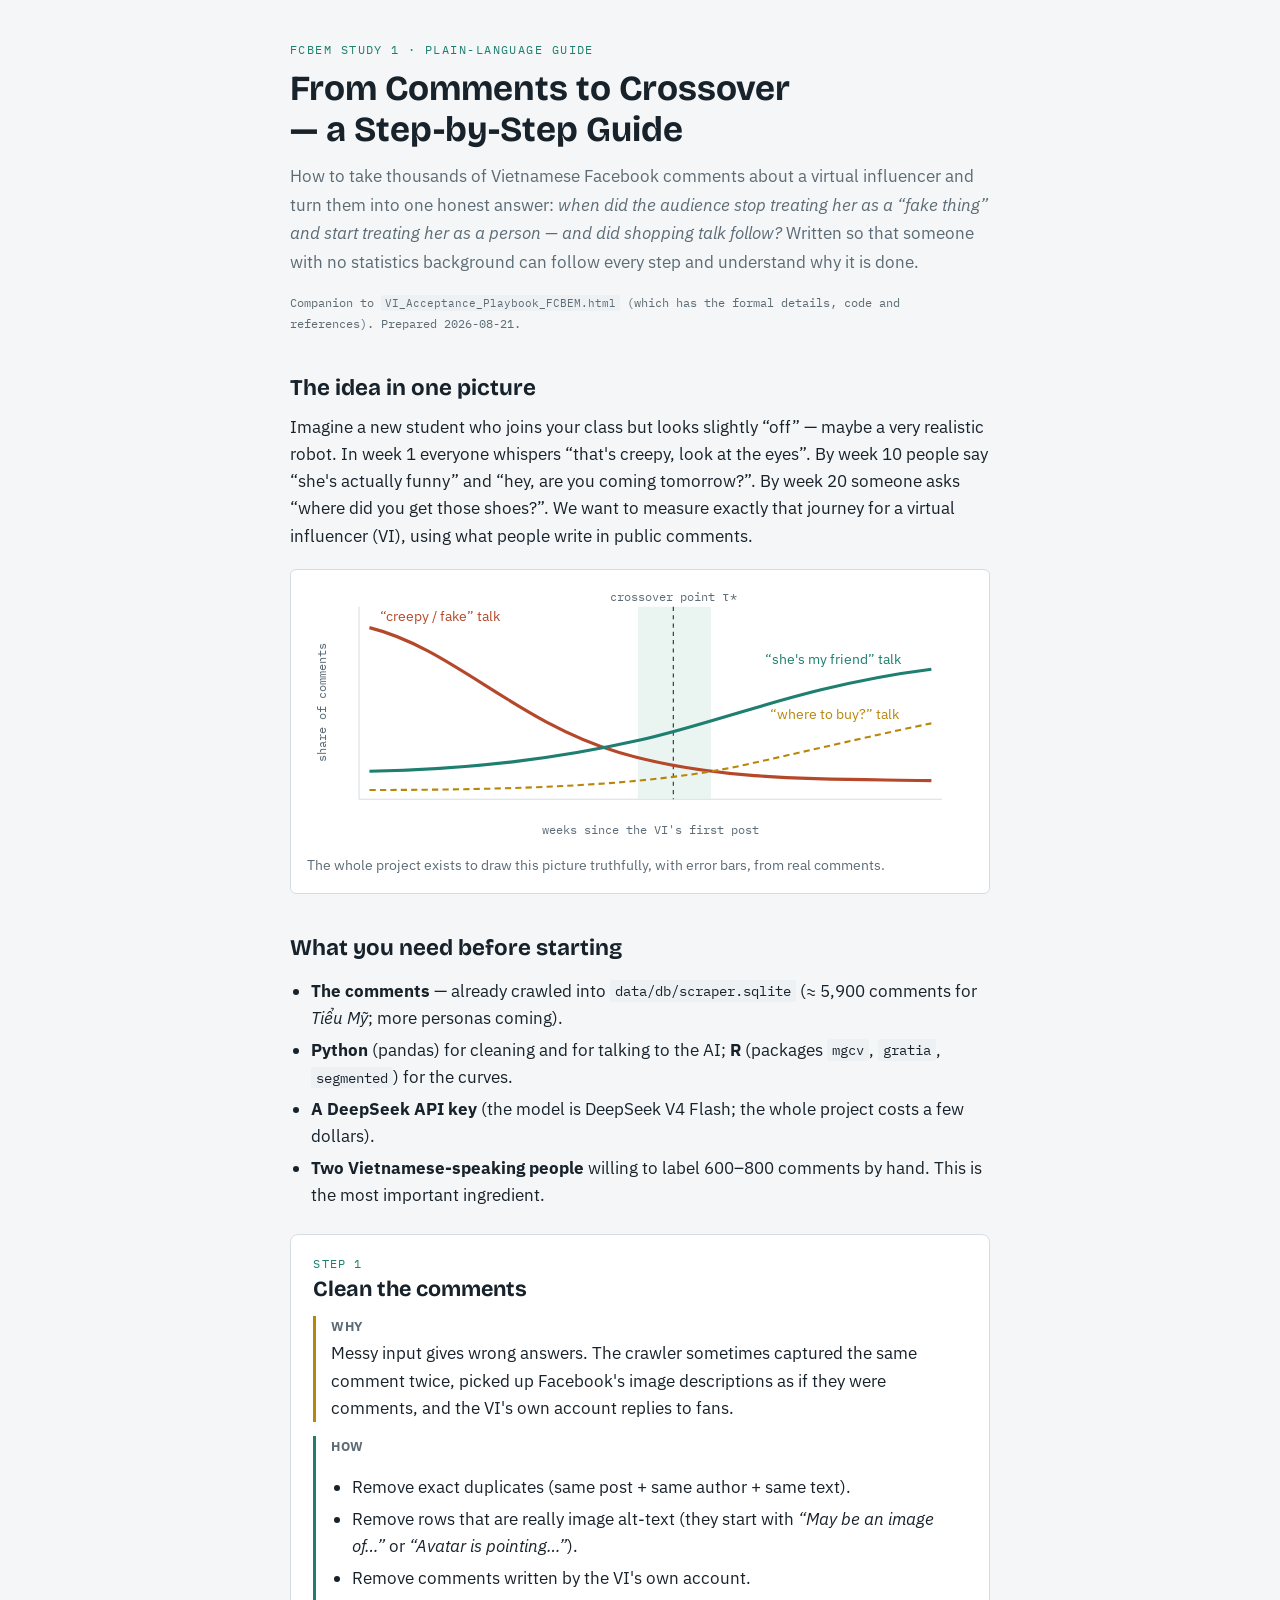
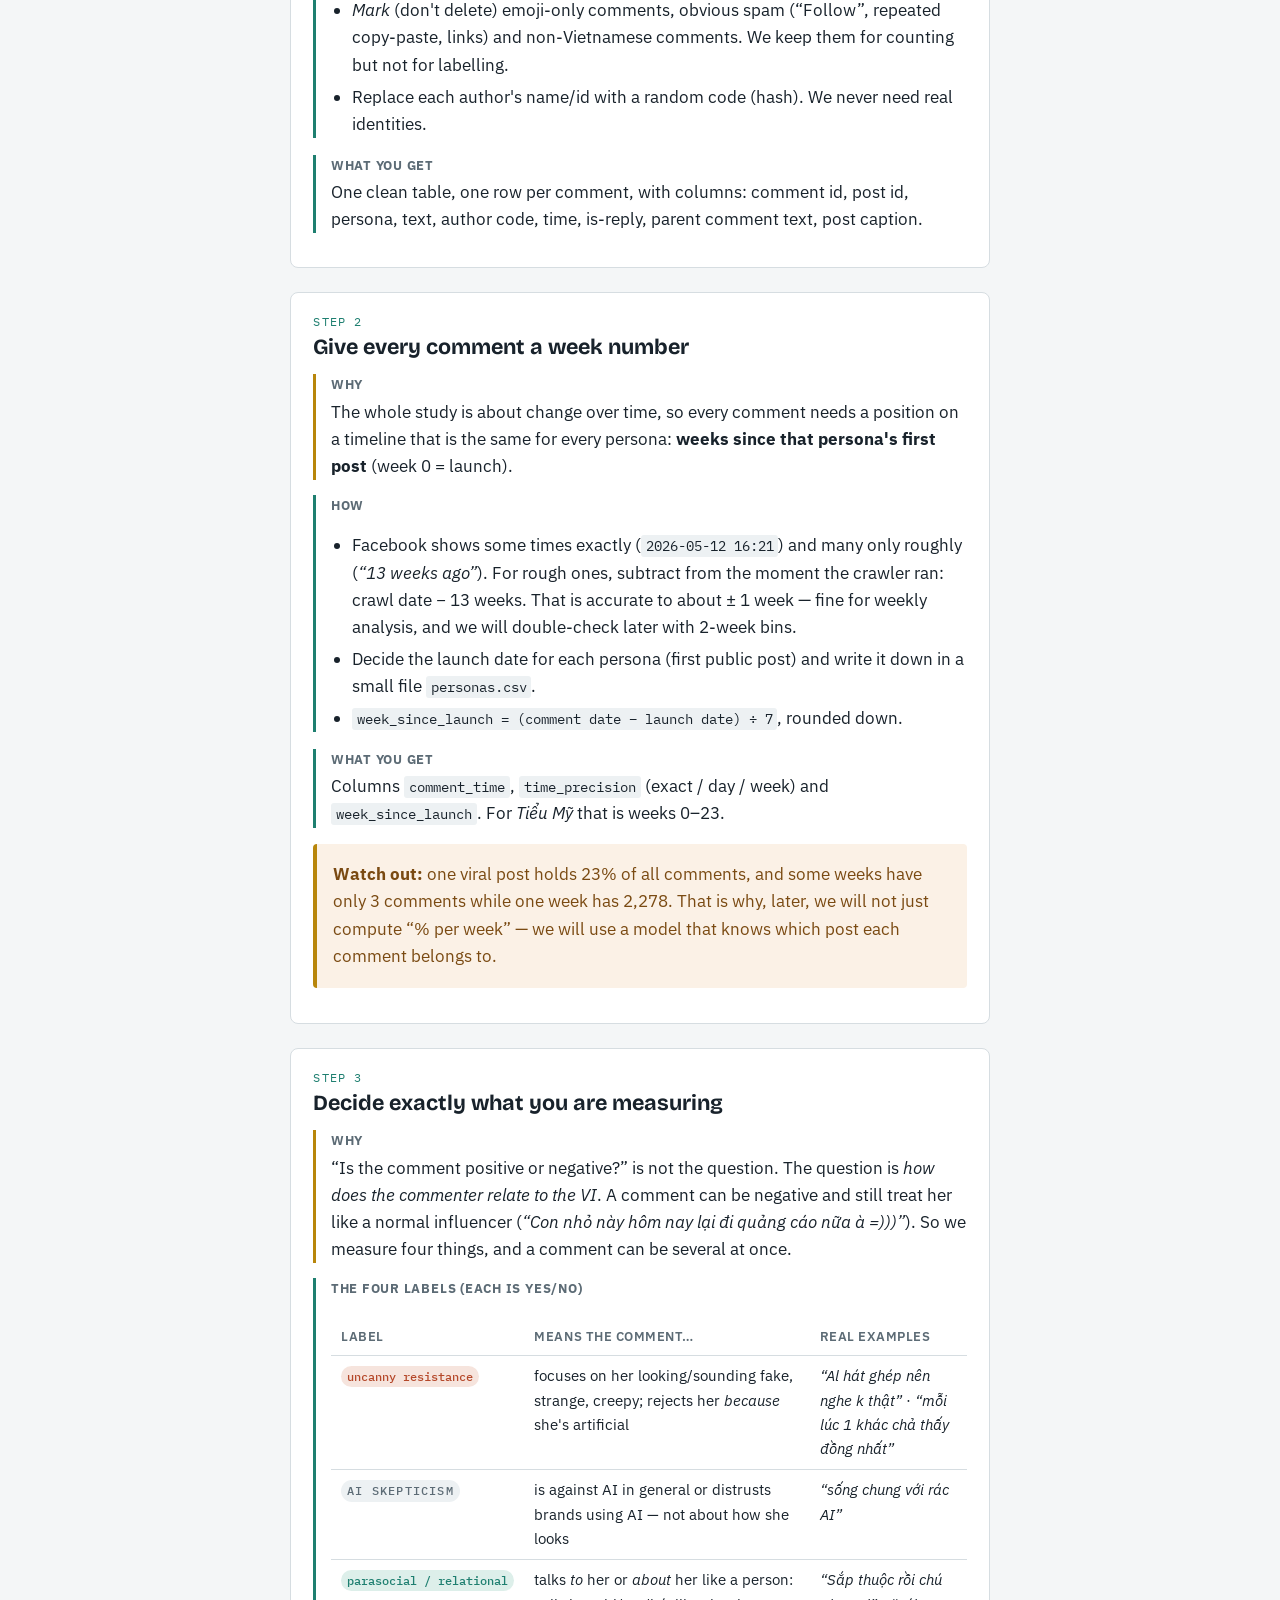
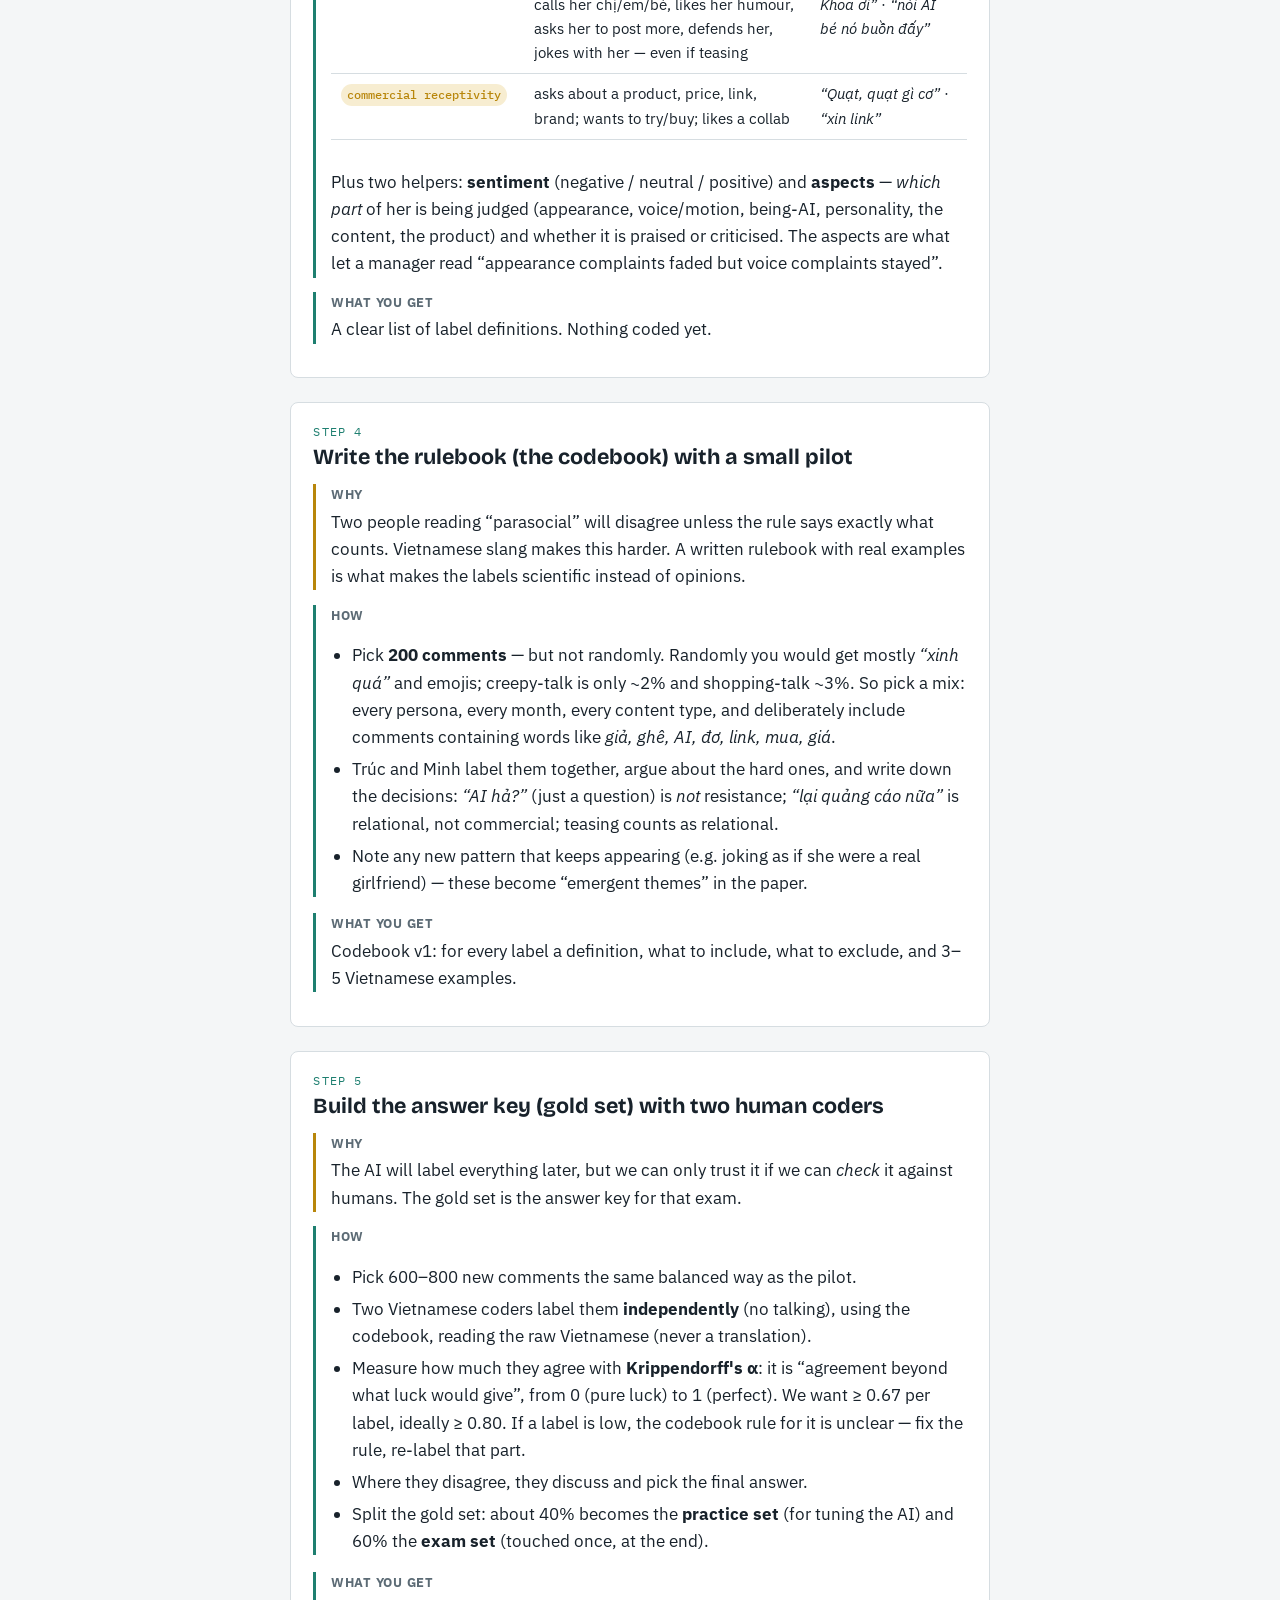
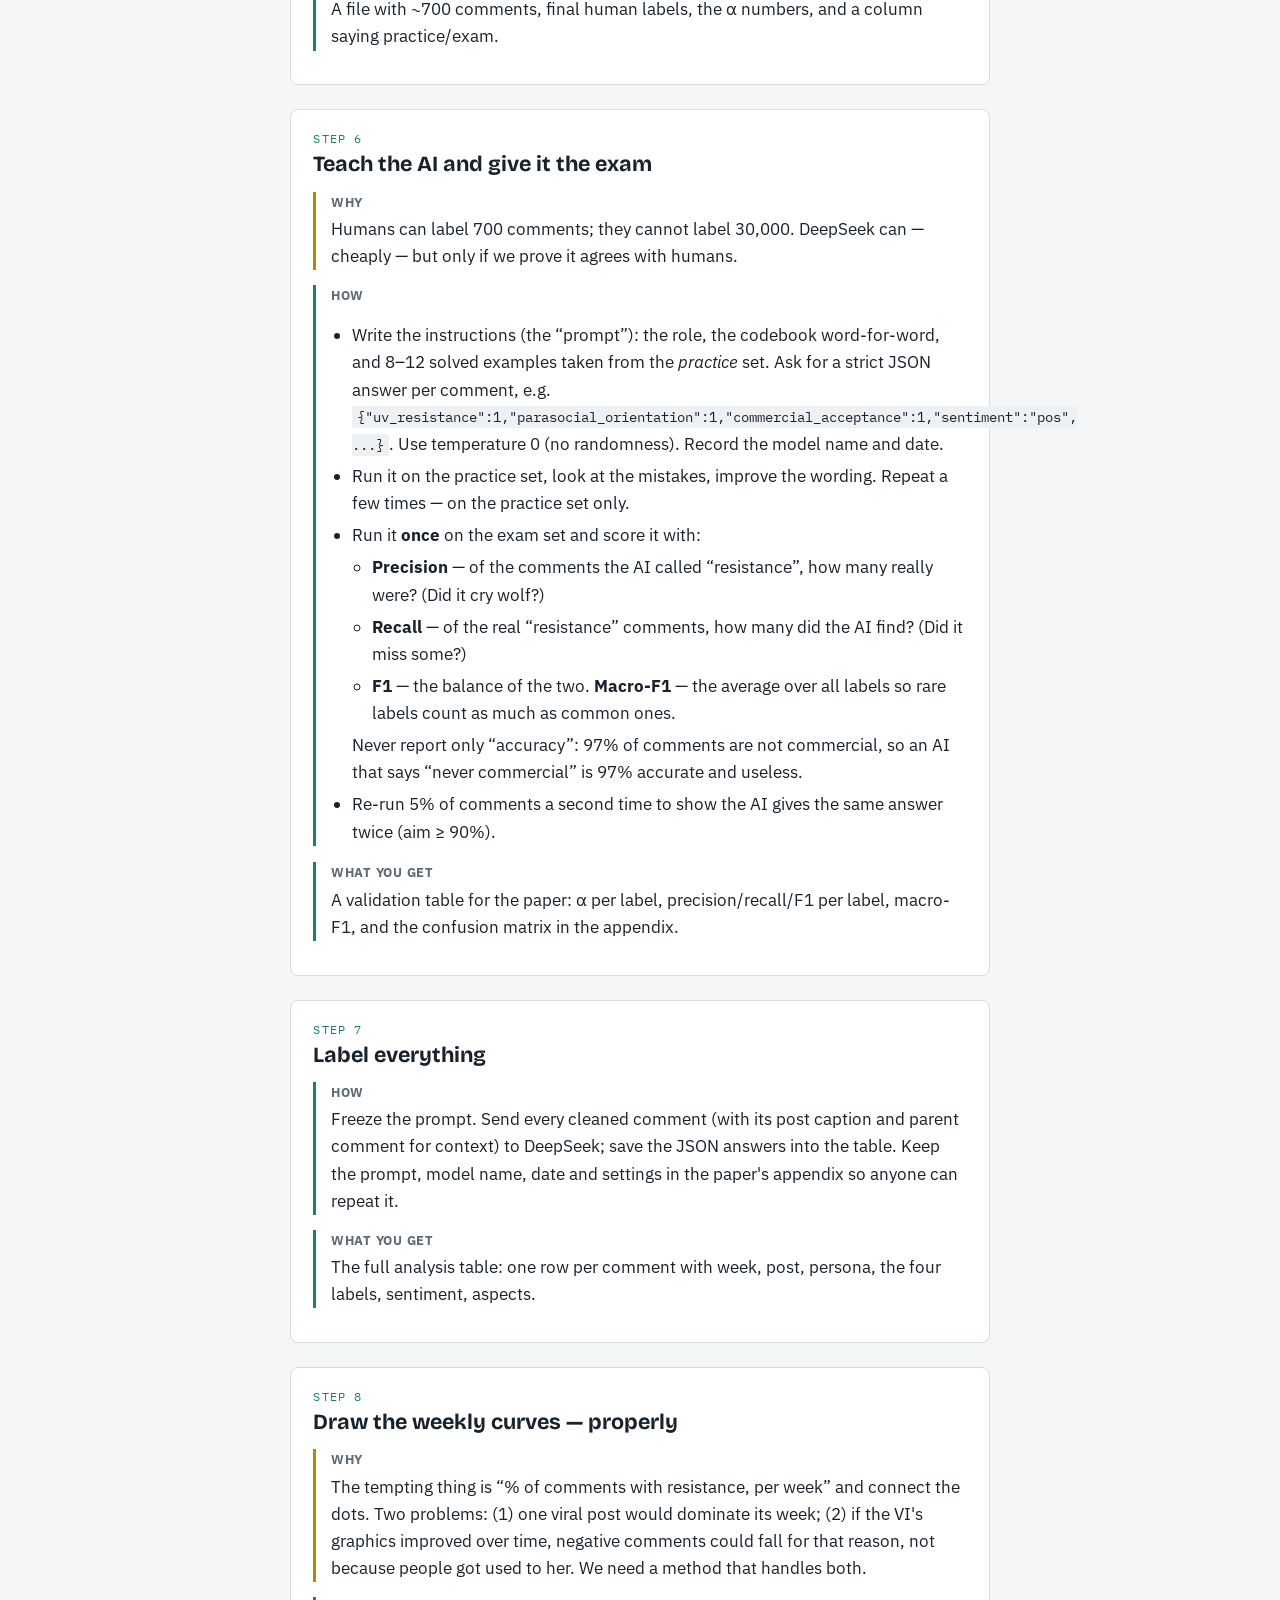
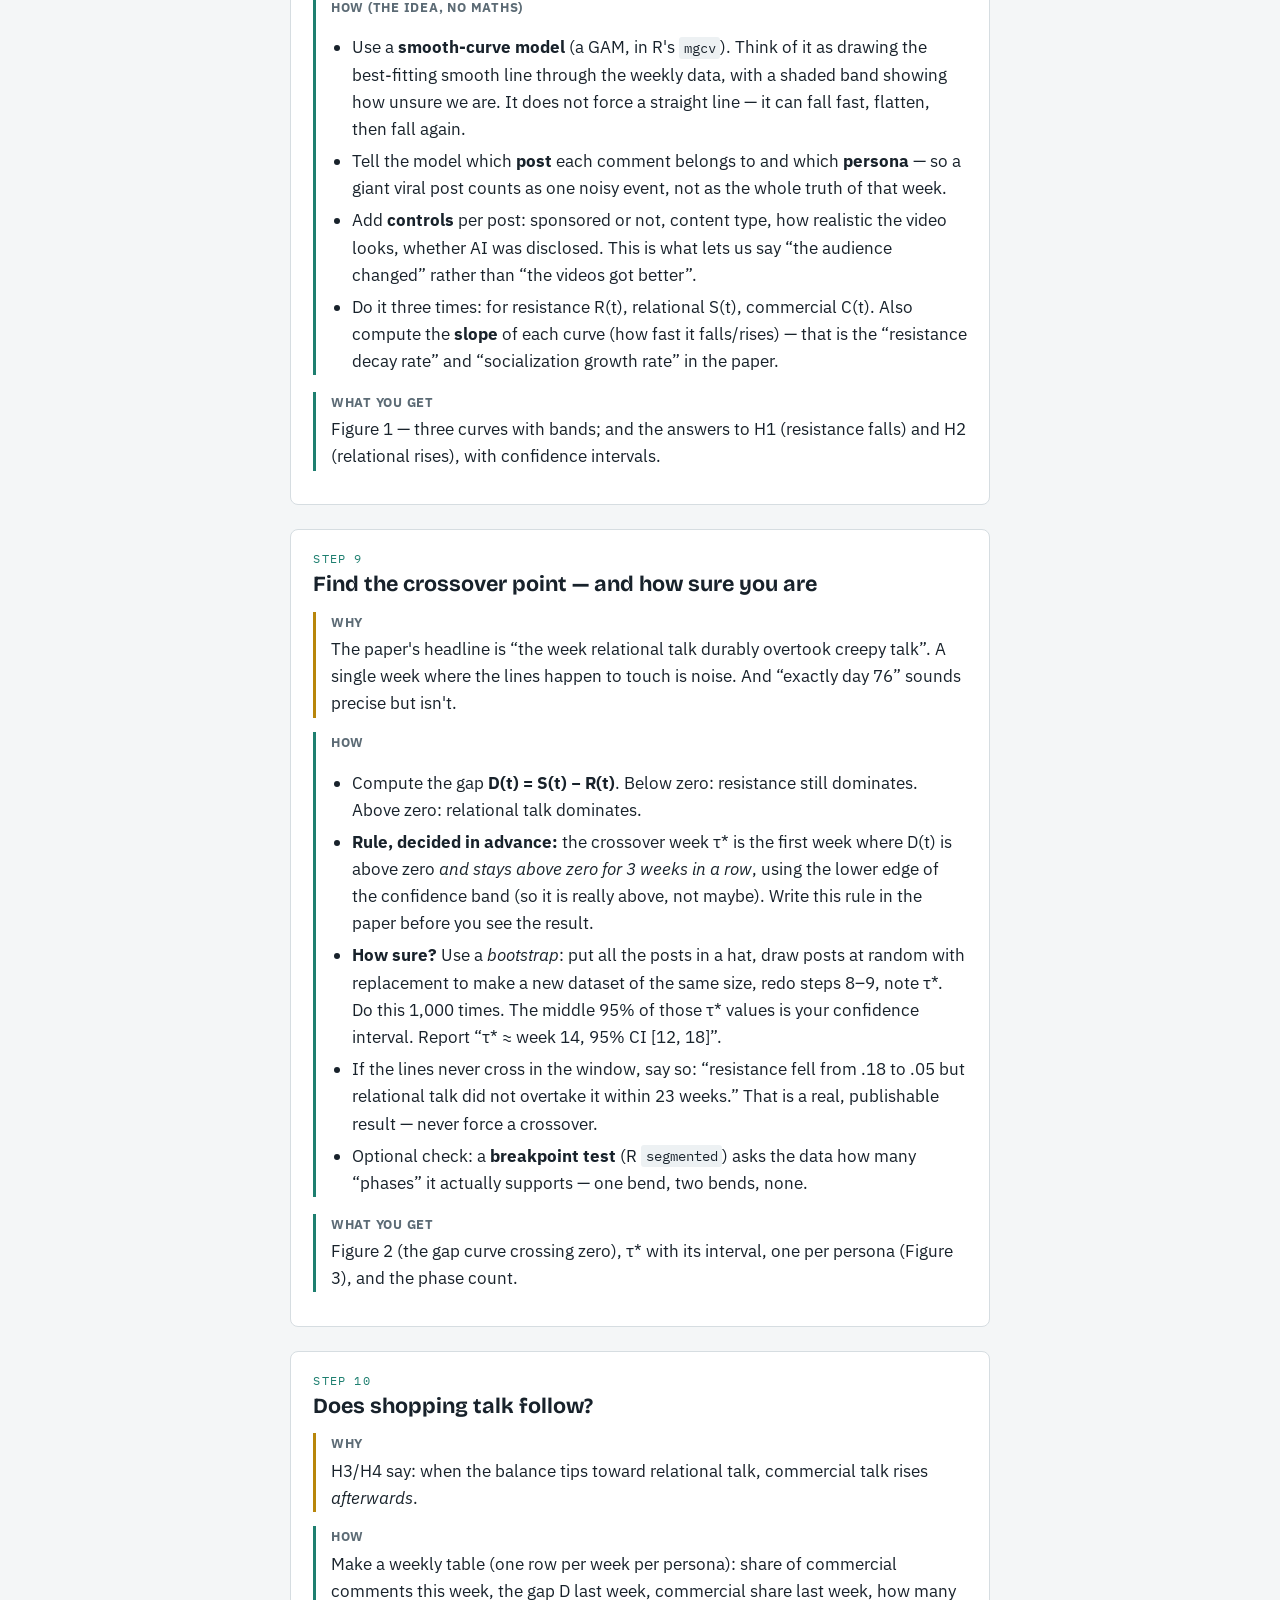
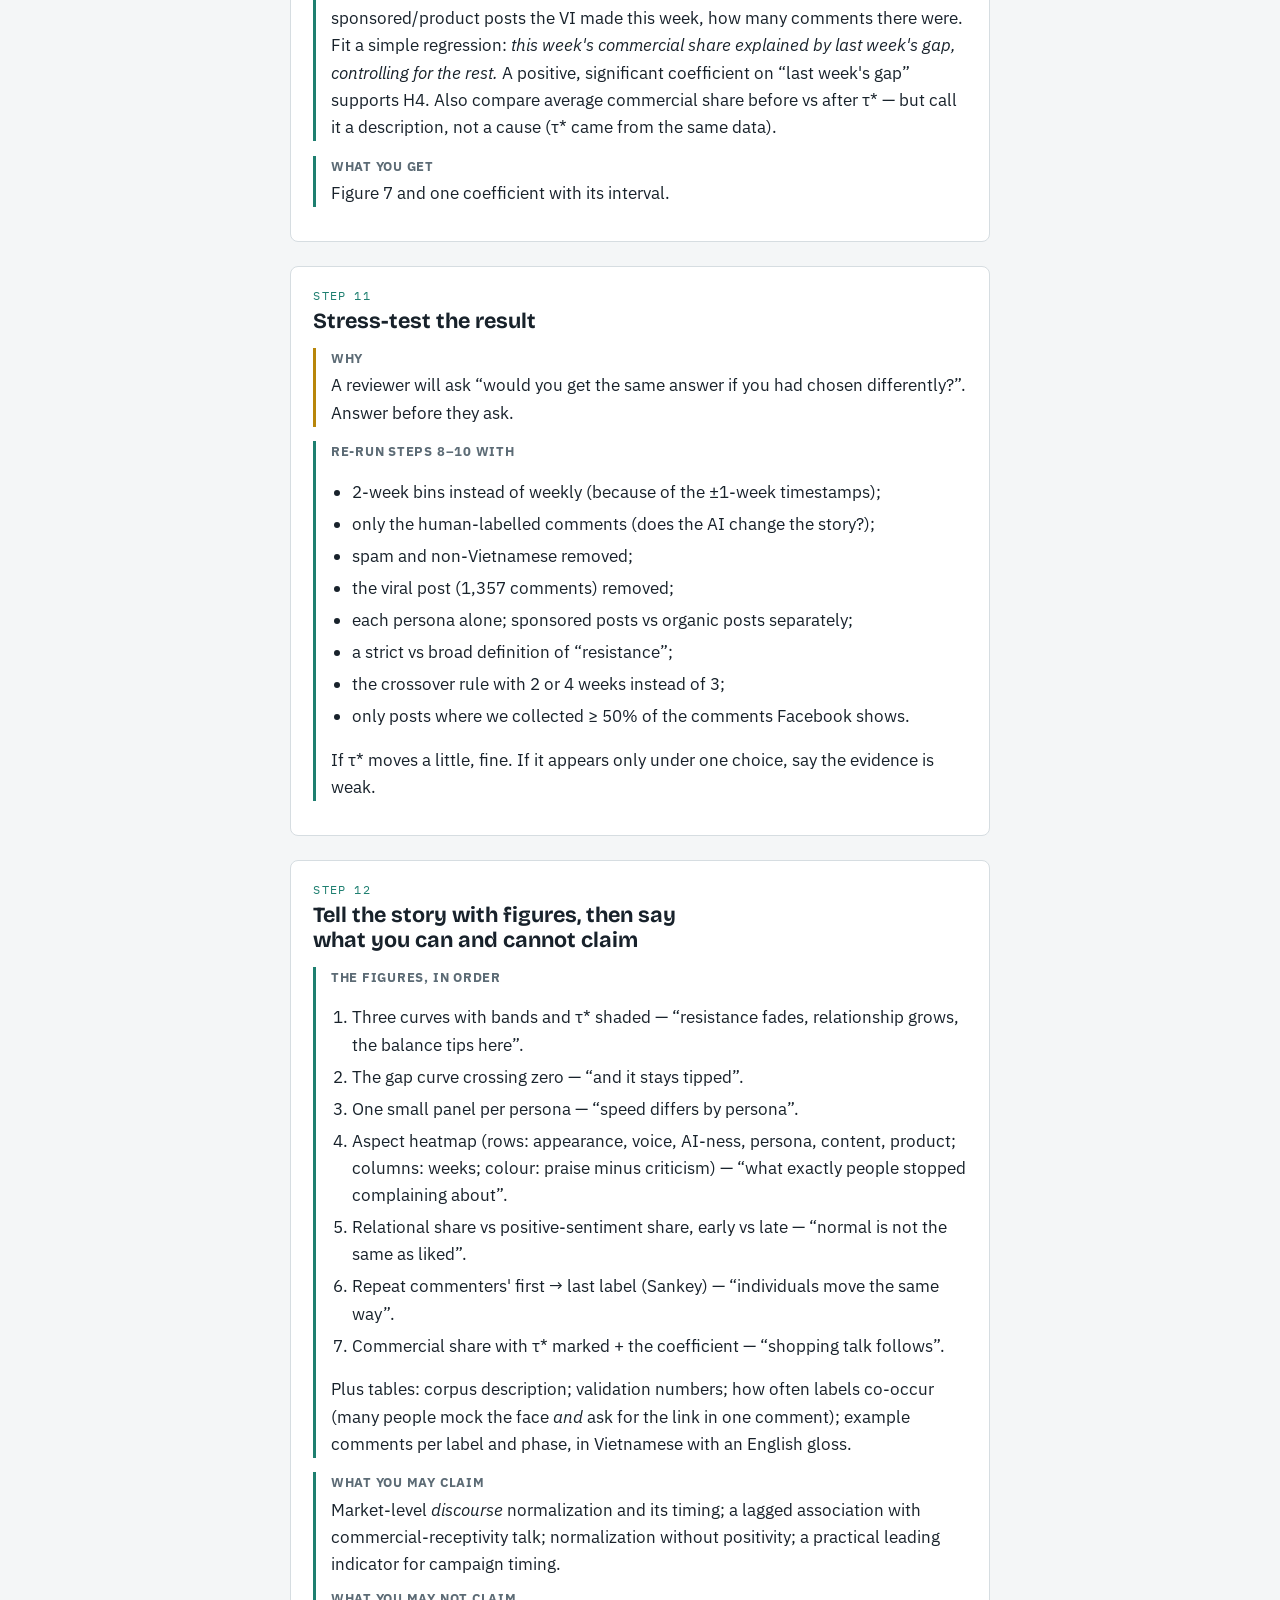
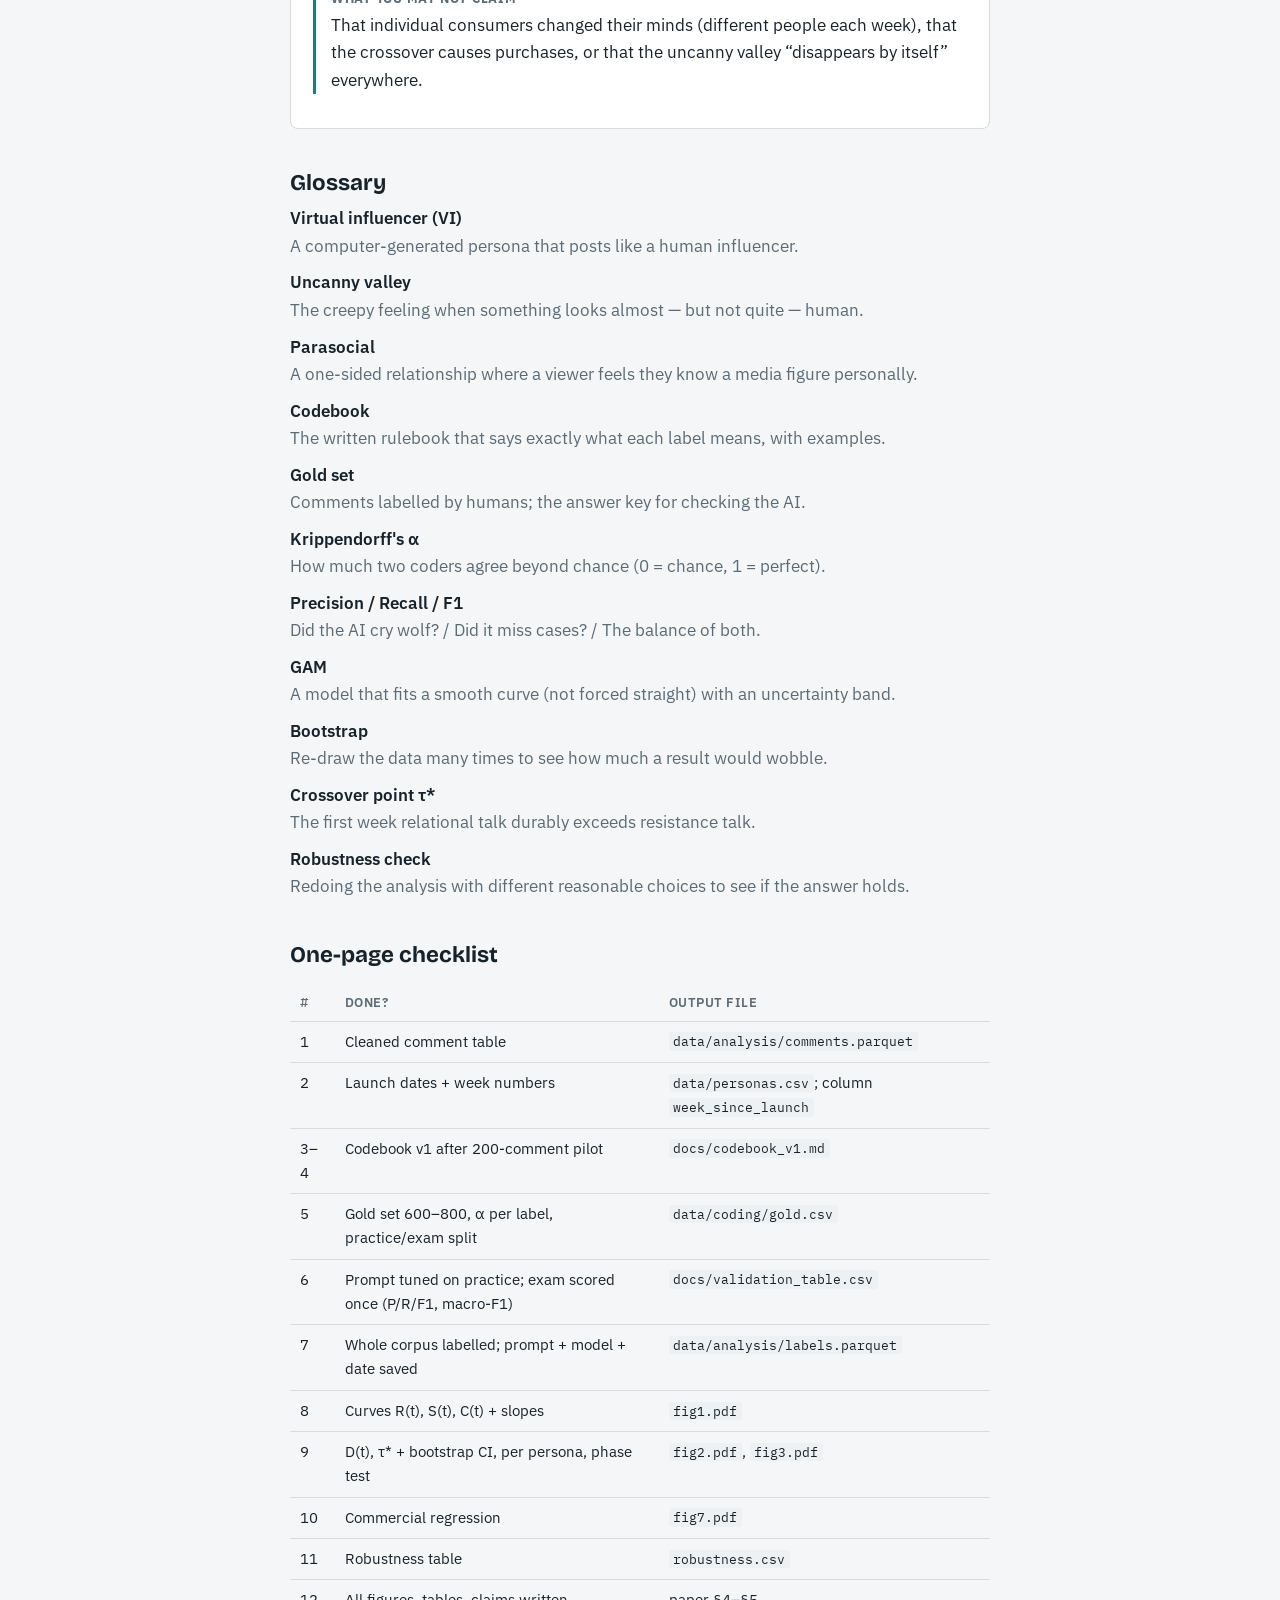
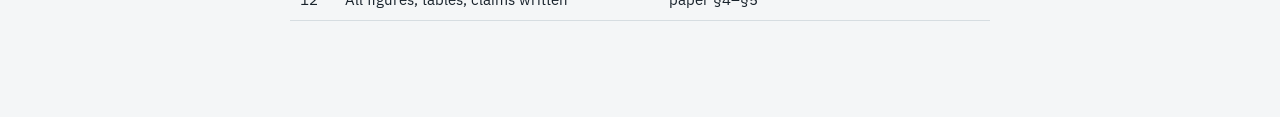
<file: Step_by_Step_Guide.html>
<!doctype html>
<html lang="en">
<head>
<meta charset="utf-8">
<meta name="viewport" content="width=device-width, initial-scale=1">
<title>From Comments to Crossover — Step-by-Step Guide</title>
<link rel="stylesheet" href="https://fonts.googleapis.com/css2?family=Bricolage+Grotesque:opsz,wght@12..96,500;12..96,700&family=IBM+Plex+Sans:ital,wght@0,400;0,500;0,600;1,400&family=IBM+Plex+Mono:wght@400;500&display=swap">
<style>
:root{--bg:#F4F6F7;--surface:#FFFFFF;--ink:#18222B;--muted:#5C6B75;--line:#D6DDE1;--accent:#1E7F70;--accent-soft:#E1F0EC;--r:#B5482A;--r-soft:#F6E4DD;--s:#1E7F70;--s-soft:#DDEFEA;--c:#B8860B;--c-soft:#F7EDD1;--code-bg:#EDF1F3;--warn:#FBF1E6;--warn-ink:#7A4A12}
@media (prefers-color-scheme: dark){:root:not([data-theme="light"]){--bg:#111A20;--surface:#18232A;--ink:#E6ECEF;--muted:#9FB0B9;--line:#2B3A43;--accent:#4FB8A6;--accent-soft:#173A34;--r:#E07A5A;--r-soft:#3C241C;--s:#4FB8A6;--s-soft:#173A34;--c:#E0B04A;--c-soft:#3B3115;--code-bg:#0E161B;--warn:#3A2C18;--warn-ink:#F1C98A}}
@media print{:root{--bg:#fff;--surface:#fff;--ink:#000;--muted:#444;--line:#bbb;--code-bg:#f2f2f2;--accent-soft:#E8F2EF;--warn:#FFF6E8}body{font-size:10.5pt}.wrap{max-width:none;padding:0}.step{break-inside:avoid}a{color:inherit;text-decoration:none}}
*{box-sizing:border-box}
body{margin:0;background:var(--bg);color:var(--ink);font-family:"IBM Plex Sans",system-ui,sans-serif;font-size:16.5px;line-height:1.65}
.wrap{max-width:74ch;margin:0 auto;padding:2.5rem 1.25rem 5rem}
h1,h2,h3{font-family:"Bricolage Grotesque","IBM Plex Sans",sans-serif;line-height:1.15;text-wrap:balance;margin:0}
h1{font-size:2.2rem;font-weight:700}
h2{font-size:1.4rem;font-weight:700;margin-top:2.6rem}
h3{font-size:1.05rem;font-weight:600;margin-top:1.2rem}
p{margin:.8rem 0}
.eyebrow{font-family:"IBM Plex Mono",monospace;font-size:.75rem;letter-spacing:.12em;text-transform:uppercase;color:var(--accent);margin-bottom:.6rem}
.lede{font-size:1.08rem;color:var(--muted);margin-top:.75rem}
.meta{font-family:"IBM Plex Mono",monospace;font-size:.78rem;color:var(--muted);margin-top:1rem}
code,pre{font-family:"IBM Plex Mono",monospace;font-size:.86em}
code{background:var(--code-bg);padding:.1em .35em;border-radius:3px}
pre{background:var(--code-bg);padding:1rem 1.1rem;border-radius:6px;overflow-x:auto;line-height:1.5;margin:1rem 0;white-space:pre-wrap}
pre code{background:none;padding:0}
table{border-collapse:collapse;width:100%;font-size:.92rem;margin:1rem 0}
.tbl{overflow-x:auto}
th,td{text-align:left;padding:.5rem .65rem;border-bottom:1px solid var(--line);vertical-align:top}
th{font-weight:600;font-size:.8rem;letter-spacing:.04em;text-transform:uppercase;color:var(--muted)}
.step{background:var(--surface);border:1px solid var(--line);border-radius:8px;padding:1.2rem 1.4rem;margin:1.5rem 0}
.step .n{font-family:"IBM Plex Mono",monospace;font-size:.75rem;letter-spacing:.1em;color:var(--accent);text-transform:uppercase}
.step h2{margin-top:.2rem;border:0;padding:0;font-size:1.35rem}
.block{margin:.9rem 0}
.block b{display:block;font-size:.8rem;letter-spacing:.06em;text-transform:uppercase;color:var(--muted);margin-bottom:.2rem}
.why{border-left:3px solid var(--c);padding-left:.9rem}
.how{border-left:3px solid var(--accent);padding-left:.9rem}
.get{border-left:3px solid var(--s);padding-left:.9rem}
.ex{background:var(--code-bg);border-radius:6px;padding:.7rem .9rem;font-size:.93rem}
.vi{font-style:italic}
.pill{display:inline-block;font-family:"IBM Plex Mono",monospace;font-size:.72rem;padding:.1em .5em;border-radius:999px;font-weight:500;white-space:nowrap}
.pill.r{background:var(--r-soft);color:var(--r)} .pill.s{background:var(--s-soft);color:var(--s)} .pill.c{background:var(--c-soft);color:var(--c)} .pill.n{background:var(--code-bg);color:var(--muted)}
.callout{background:var(--warn);color:var(--warn-ink);border-left:4px solid var(--c);padding:.8rem 1rem;border-radius:4px;margin:1rem 0}
.callout p{margin:.3rem 0}
ul,ol{padding-left:1.3rem}li{margin:.3rem 0}
.fig{background:var(--surface);border:1px solid var(--line);border-radius:6px;padding:1rem;margin:1.2rem 0}
.fig svg{width:100%;height:auto;display:block}
.fig figcaption{font-size:.85rem;color:var(--muted);margin-top:.5rem}
.small{font-size:.88rem;color:var(--muted)}
dl{margin:0}dt{font-weight:600;margin-top:.6rem}dd{margin:0 0 .2rem 0;color:var(--muted)}
</style>
</head>
<body>
<div class="wrap">
<div class="eyebrow">FCBEM Study 1 · plain-language guide</div>
<h1>From Comments to Crossover — a Step-by-Step Guide</h1>
<p class="lede">How to take thousands of Vietnamese Facebook comments about a virtual influencer and turn them into one honest answer: <em>when did the audience stop treating her as a “fake thing” and start treating her as a person — and did shopping talk follow?</em> Written so that someone with no statistics background can follow every step and understand why it is done.</p>
<p class="meta">Companion to <code>VI_Acceptance_Playbook_FCBEM.html</code> (which has the formal details, code and references). Prepared 2026-08-21.</p>

<h2>The idea in one picture</h2>
<p>Imagine a new student who joins your class but looks slightly “off” — maybe a very realistic robot. In week 1 everyone whispers “that's creepy, look at the eyes”. By week 10 people say “she's actually funny” and “hey, are you coming tomorrow?”. By week 20 someone asks “where did you get those shoes?”. We want to measure exactly that journey for a virtual influencer (VI), using what people write in public comments.</p>
<figure class="fig">
<svg viewBox="0 0 640 250" role="img" aria-label="Three curves over weeks: creepy talk falling, friend talk rising, shopping talk rising later; the crossing point is marked">
<defs><style>.ax{stroke:var(--line)}.lbl{font:12px "IBM Plex Mono",monospace;fill:var(--muted)}.t{font:13px "IBM Plex Sans",sans-serif}</style></defs>
<line x1="50" y1="205" x2="610" y2="205" class="ax"/><line x1="50" y1="20" x2="50" y2="205" class="ax"/>
<text x="330" y="238" class="lbl" text-anchor="middle">weeks since the VI's first post</text>
<text x="18" y="112" class="lbl" transform="rotate(-90 18 112)" text-anchor="middle">share of comments</text>
<rect x="318" y="20" width="70" height="185" fill="var(--accent-soft)" opacity=".7"/>
<line x1="352" y1="20" x2="352" y2="205" stroke="var(--ink)" stroke-dasharray="4 4"/>
<path d="M60 40 C 140 60, 200 130, 300 160 S 520 185, 600 187" fill="none" stroke="var(--r)" stroke-width="3"/>
<path d="M60 178 C 160 176, 240 166, 320 148 S 480 95, 600 80" fill="none" stroke="var(--s)" stroke-width="3"/>
<path d="M60 196 C 200 196, 330 192, 420 172 S 560 140, 600 132" fill="none" stroke="var(--c)" stroke-width="2" stroke-dasharray="6 4"/>
<text x="70" y="34" class="t" fill="var(--r)">“creepy / fake” talk</text>
<text x="440" y="75" class="t" fill="var(--s)">“she's my friend” talk</text>
<text x="445" y="128" class="t" fill="var(--c)">“where to buy?” talk</text>
<text x="352" y="14" class="lbl" text-anchor="middle">crossover point τ*</text>
</svg>
<figcaption>The whole project exists to draw this picture truthfully, with error bars, from real comments.</figcaption>
</figure>

<h2>What you need before starting</h2>
<ul>
  <li><strong>The comments</strong> — already crawled into <code>data/db/scraper.sqlite</code> (≈ 5,900 comments for <span class="vi">Tiểu Mỹ</span>; more personas coming).</li>
  <li><strong>Python</strong> (pandas) for cleaning and for talking to the AI; <strong>R</strong> (packages <code>mgcv</code>, <code>gratia</code>, <code>segmented</code>) for the curves.</li>
  <li><strong>A DeepSeek API key</strong> (the model is DeepSeek V4 Flash; the whole project costs a few dollars).</li>
  <li><strong>Two Vietnamese-speaking people</strong> willing to label 600–800 comments by hand. This is the most important ingredient.</li>
</ul>

<!-- STEP 1 -->
<div class="step"><div class="n">Step 1</div><h2>Clean the comments</h2>
<div class="block why"><b>Why</b>Messy input gives wrong answers. The crawler sometimes captured the same comment twice, picked up Facebook's image descriptions as if they were comments, and the VI's own account replies to fans.</div>
<div class="block how"><b>How</b>
<ul>
<li>Remove exact duplicates (same post + same author + same text).</li>
<li>Remove rows that are really image alt-text (they start with <span class="vi">“May be an image of…”</span> or <span class="vi">“Avatar is pointing…”</span>).</li>
<li>Remove comments written by the VI's own account.</li>
<li><em>Mark</em> (don't delete) emoji-only comments, obvious spam (“Follow”, repeated copy-paste, links) and non-Vietnamese comments. We keep them for counting but not for labelling.</li>
<li>Replace each author's name/id with a random code (hash). We never need real identities.</li>
</ul></div>
<div class="block get"><b>What you get</b>One clean table, one row per comment, with columns: comment id, post id, persona, text, author code, time, is-reply, parent comment text, post caption.</div>
</div>

<!-- STEP 2 -->
<div class="step"><div class="n">Step 2</div><h2>Give every comment a week number</h2>
<div class="block why"><b>Why</b>The whole study is about change over time, so every comment needs a position on a timeline that is the same for every persona: <strong>weeks since that persona's first post</strong> (week 0 = launch).</div>
<div class="block how"><b>How</b>
<ul>
<li>Facebook shows some times exactly (<code>2026-05-12 16:21</code>) and many only roughly (<span class="vi">“13 weeks ago”</span>). For rough ones, subtract from the moment the crawler ran: crawl date − 13 weeks. That is accurate to about ± 1 week — fine for weekly analysis, and we will double-check later with 2-week bins.</li>
<li>Decide the launch date for each persona (first public post) and write it down in a small file <code>personas.csv</code>.</li>
<li><code>week_since_launch = (comment date − launch date) ÷ 7</code>, rounded down.</li>
</ul></div>
<div class="block get"><b>What you get</b>Columns <code>comment_time</code>, <code>time_precision</code> (exact / day / week) and <code>week_since_launch</code>. For <span class="vi">Tiểu Mỹ</span> that is weeks 0–23.</div>
<div class="callout"><p><strong>Watch out:</strong> one viral post holds 23% of all comments, and some weeks have only 3 comments while one week has 2,278. That is why, later, we will not just compute “% per week” — we will use a model that knows which post each comment belongs to.</p></div>
</div>

<!-- STEP 3 -->
<div class="step"><div class="n">Step 3</div><h2>Decide exactly what you are measuring</h2>
<div class="block why"><b>Why</b>“Is the comment positive or negative?” is not the question. The question is <em>how does the commenter relate to the VI</em>. A comment can be negative and still treat her like a normal influencer (<span class="vi">“Con nhỏ này hôm nay lại đi quảng cáo nữa à =)))”</span>). So we measure four things, and a comment can be several at once.</div>
<div class="block how"><b>The four labels (each is yes/no)</b>
<div class="tbl"><table>
<tr><th>Label</th><th>Means the comment…</th><th>Real examples</th></tr>
<tr><td><span class="pill r">uncanny resistance</span></td><td>focuses on her looking/sounding fake, strange, creepy; rejects her <em>because</em> she's artificial</td><td><span class="vi">“Al hát ghép nên nghe k thật”</span> · <span class="vi">“mỗi lúc 1 khác chả thấy đồng nhất”</span></td></tr>
<tr><td><span class="pill n">AI skepticism</span></td><td>is against AI in general or distrusts brands using AI — not about how she looks</td><td><span class="vi">“sống chung với rác AI”</span></td></tr>
<tr><td><span class="pill s">parasocial / relational</span></td><td>talks <em>to</em> her or <em>about</em> her like a person: calls her chị/em/bé, likes her humour, asks her to post more, defends her, jokes with her — even if teasing</td><td><span class="vi">“Sắp thuộc rồi chú Khoa ơi”</span> · <span class="vi">“nói AI bé nó buồn đấy”</span></td></tr>
<tr><td><span class="pill c">commercial receptivity</span></td><td>asks about a product, price, link, brand; wants to try/buy; likes a collab</td><td><span class="vi">“Quạt, quạt gì cơ”</span> · <span class="vi">“xin link”</span></td></tr>
</table></div>
<p>Plus two helpers: <strong>sentiment</strong> (negative / neutral / positive) and <strong>aspects</strong> — <em>which part</em> of her is being judged (appearance, voice/motion, being-AI, personality, the content, the product) and whether it is praised or criticised. The aspects are what let a manager read “appearance complaints faded but voice complaints stayed”.</p></div>
<div class="block get"><b>What you get</b>A clear list of label definitions. Nothing coded yet.</div>
</div>

<!-- STEP 4 -->
<div class="step"><div class="n">Step 4</div><h2>Write the rulebook (the codebook) with a small pilot</h2>
<div class="block why"><b>Why</b>Two people reading “parasocial” will disagree unless the rule says exactly what counts. Vietnamese slang makes this harder. A written rulebook with real examples is what makes the labels scientific instead of opinions.</div>
<div class="block how"><b>How</b>
<ul>
<li>Pick <strong>200 comments</strong> — but not randomly. Randomly you would get mostly <span class="vi">“xinh quá”</span> and emojis; creepy-talk is only ~2% and shopping-talk ~3%. So pick a mix: every persona, every month, every content type, and deliberately include comments containing words like <span class="vi">giả, ghê, AI, đơ, link, mua, giá</span>.</li>
<li>Trúc and Minh label them together, argue about the hard ones, and write down the decisions: <span class="vi">“AI hả?”</span> (just a question) is <em>not</em> resistance; <span class="vi">“lại quảng cáo nữa”</span> is relational, not commercial; teasing counts as relational.</li>
<li>Note any new pattern that keeps appearing (e.g. joking as if she were a real girlfriend) — these become “emergent themes” in the paper.</li>
</ul></div>
<div class="block get"><b>What you get</b>Codebook v1: for every label a definition, what to include, what to exclude, and 3–5 Vietnamese examples.</div>
</div>

<!-- STEP 5 -->
<div class="step"><div class="n">Step 5</div><h2>Build the answer key (gold set) with two human coders</h2>
<div class="block why"><b>Why</b>The AI will label everything later, but we can only trust it if we can <em>check</em> it against humans. The gold set is the answer key for that exam.</div>
<div class="block how"><b>How</b>
<ul>
<li>Pick 600–800 new comments the same balanced way as the pilot.</li>
<li>Two Vietnamese coders label them <strong>independently</strong> (no talking), using the codebook, reading the raw Vietnamese (never a translation).</li>
<li>Measure how much they agree with <strong>Krippendorff's α</strong>: it is “agreement beyond what luck would give”, from 0 (pure luck) to 1 (perfect). We want ≥ 0.67 per label, ideally ≥ 0.80. If a label is low, the codebook rule for it is unclear — fix the rule, re-label that part.</li>
<li>Where they disagree, they discuss and pick the final answer.</li>
<li>Split the gold set: about 40% becomes the <strong>practice set</strong> (for tuning the AI) and 60% the <strong>exam set</strong> (touched once, at the end).</li>
</ul></div>
<div class="block get"><b>What you get</b>A file with ~700 comments, final human labels, the α numbers, and a column saying practice/exam.</div>
</div>

<!-- STEP 6 -->
<div class="step"><div class="n">Step 6</div><h2>Teach the AI and give it the exam</h2>
<div class="block why"><b>Why</b>Humans can label 700 comments; they cannot label 30,000. DeepSeek can — cheaply — but only if we prove it agrees with humans.</div>
<div class="block how"><b>How</b>
<ul>
<li>Write the instructions (the “prompt”): the role, the codebook word-for-word, and 8–12 solved examples taken from the <em>practice</em> set. Ask for a strict JSON answer per comment, e.g. <code>{"uv_resistance":1,"parasocial_orientation":1,"commercial_acceptance":1,"sentiment":"pos", ...}</code>. Use temperature 0 (no randomness). Record the model name and date.</li>
<li>Run it on the practice set, look at the mistakes, improve the wording. Repeat a few times — on the practice set only.</li>
<li>Run it <strong>once</strong> on the exam set and score it with:
  <ul>
  <li><strong>Precision</strong> — of the comments the AI called “resistance”, how many really were? (Did it cry wolf?)</li>
  <li><strong>Recall</strong> — of the real “resistance” comments, how many did the AI find? (Did it miss some?)</li>
  <li><strong>F1</strong> — the balance of the two. <strong>Macro-F1</strong> — the average over all labels so rare labels count as much as common ones.</li>
  </ul>
  Never report only “accuracy”: 97% of comments are not commercial, so an AI that says “never commercial” is 97% accurate and useless.</li>
<li>Re-run 5% of comments a second time to show the AI gives the same answer twice (aim ≥ 90%).</li>
</ul></div>
<div class="block get"><b>What you get</b>A validation table for the paper: α per label, precision/recall/F1 per label, macro-F1, and the confusion matrix in the appendix.</div>
</div>

<!-- STEP 7 -->
<div class="step"><div class="n">Step 7</div><h2>Label everything</h2>
<div class="block how"><b>How</b>Freeze the prompt. Send every cleaned comment (with its post caption and parent comment for context) to DeepSeek; save the JSON answers into the table. Keep the prompt, model name, date and settings in the paper's appendix so anyone can repeat it.</div>
<div class="block get"><b>What you get</b>The full analysis table: one row per comment with week, post, persona, the four labels, sentiment, aspects.</div>
</div>

<!-- STEP 8 -->
<div class="step"><div class="n">Step 8</div><h2>Draw the weekly curves — properly</h2>
<div class="block why"><b>Why</b>The tempting thing is “% of comments with resistance, per week” and connect the dots. Two problems: (1) one viral post would dominate its week; (2) if the VI's graphics improved over time, negative comments could fall for that reason, not because people got used to her. We need a method that handles both.</div>
<div class="block how"><b>How (the idea, no maths)</b>
<ul>
<li>Use a <strong>smooth-curve model</strong> (a GAM, in R's <code>mgcv</code>). Think of it as drawing the best-fitting smooth line through the weekly data, with a shaded band showing how unsure we are. It does not force a straight line — it can fall fast, flatten, then fall again.</li>
<li>Tell the model which <strong>post</strong> each comment belongs to and which <strong>persona</strong> — so a giant viral post counts as one noisy event, not as the whole truth of that week.</li>
<li>Add <strong>controls</strong> per post: sponsored or not, content type, how realistic the video looks, whether AI was disclosed. This is what lets us say “the audience changed” rather than “the videos got better”.</li>
<li>Do it three times: for resistance R(t), relational S(t), commercial C(t). Also compute the <strong>slope</strong> of each curve (how fast it falls/rises) — that is the “resistance decay rate” and “socialization growth rate” in the paper.</li>
</ul></div>
<div class="block get"><b>What you get</b>Figure 1 — three curves with bands; and the answers to H1 (resistance falls) and H2 (relational rises), with confidence intervals.</div>
</div>

<!-- STEP 9 -->
<div class="step"><div class="n">Step 9</div><h2>Find the crossover point — and how sure you are</h2>
<div class="block why"><b>Why</b>The paper's headline is “the week relational talk durably overtook creepy talk”. A single week where the lines happen to touch is noise. And “exactly day 76” sounds precise but isn't.</div>
<div class="block how"><b>How</b>
<ul>
<li>Compute the gap <strong>D(t) = S(t) − R(t)</strong>. Below zero: resistance still dominates. Above zero: relational talk dominates.</li>
<li><strong>Rule, decided in advance:</strong> the crossover week τ* is the first week where D(t) is above zero <em>and stays above zero for 3 weeks in a row</em>, using the lower edge of the confidence band (so it is really above, not maybe). Write this rule in the paper before you see the result.</li>
<li><strong>How sure?</strong> Use a <em>bootstrap</em>: put all the posts in a hat, draw posts at random with replacement to make a new dataset of the same size, redo steps 8–9, note τ*. Do this 1,000 times. The middle 95% of those τ* values is your confidence interval. Report “τ* ≈ week 14, 95% CI [12, 18]”.</li>
<li>If the lines never cross in the window, say so: “resistance fell from .18 to .05 but relational talk did not overtake it within 23 weeks.” That is a real, publishable result — never force a crossover.</li>
<li>Optional check: a <strong>breakpoint test</strong> (R <code>segmented</code>) asks the data how many “phases” it actually supports — one bend, two bends, none.</li>
</ul></div>
<div class="block get"><b>What you get</b>Figure 2 (the gap curve crossing zero), τ* with its interval, one per persona (Figure 3), and the phase count.</div>
</div>

<!-- STEP 10 -->
<div class="step"><div class="n">Step 10</div><h2>Does shopping talk follow?</h2>
<div class="block why"><b>Why</b>H3/H4 say: when the balance tips toward relational talk, commercial talk rises <em>afterwards</em>.</div>
<div class="block how"><b>How</b>Make a weekly table (one row per week per persona): share of commercial comments this week, the gap D last week, commercial share last week, how many sponsored/product posts the VI made this week, how many comments there were. Fit a simple regression: <em>this week's commercial share explained by last week's gap, controlling for the rest.</em> A positive, significant coefficient on “last week's gap” supports H4. Also compare average commercial share before vs after τ* — but call it a description, not a cause (τ* came from the same data).</div>
<div class="block get"><b>What you get</b>Figure 7 and one coefficient with its interval.</div>
</div>

<!-- STEP 11 -->
<div class="step"><div class="n">Step 11</div><h2>Stress-test the result</h2>
<div class="block why"><b>Why</b>A reviewer will ask “would you get the same answer if you had chosen differently?”. Answer before they ask.</div>
<div class="block how"><b>Re-run steps 8–10 with</b>
<ul>
<li>2-week bins instead of weekly (because of the ±1-week timestamps);</li>
<li>only the human-labelled comments (does the AI change the story?);</li>
<li>spam and non-Vietnamese removed;</li>
<li>the viral post (1,357 comments) removed;</li>
<li>each persona alone; sponsored posts vs organic posts separately;</li>
<li>a strict vs broad definition of “resistance”;</li>
<li>the crossover rule with 2 or 4 weeks instead of 3;</li>
<li>only posts where we collected ≥ 50% of the comments Facebook shows.</li>
</ul>If τ* moves a little, fine. If it appears only under one choice, say the evidence is weak.</div>
</div>

<!-- STEP 12 -->
<div class="step"><div class="n">Step 12</div><h2>Tell the story with figures, then say what you can and cannot claim</h2>
<div class="block how"><b>The figures, in order</b>
<ol>
<li>Three curves with bands and τ* shaded — “resistance fades, relationship grows, the balance tips here”.</li>
<li>The gap curve crossing zero — “and it stays tipped”.</li>
<li>One small panel per persona — “speed differs by persona”.</li>
<li>Aspect heatmap (rows: appearance, voice, AI-ness, persona, content, product; columns: weeks; colour: praise minus criticism) — “what exactly people stopped complaining about”.</li>
<li>Relational share vs positive-sentiment share, early vs late — “normal is not the same as liked”.</li>
<li>Repeat commenters' first → last label (Sankey) — “individuals move the same way”.</li>
<li>Commercial share with τ* marked + the coefficient — “shopping talk follows”.</li>
</ol>
Plus tables: corpus description; validation numbers; how often labels co-occur (many people mock the face <em>and</em> ask for the link in one comment); example comments per label and phase, in Vietnamese with an English gloss.</div>
<div class="block get"><b>What you may claim</b>Market-level <em>discourse</em> normalization and its timing; a lagged association with commercial-receptivity talk; normalization without positivity; a practical leading indicator for campaign timing.<br><b style="margin-top:.6rem">What you may not claim</b>That individual consumers changed their minds (different people each week), that the crossover causes purchases, or that the uncanny valley “disappears by itself” everywhere.</div>
</div>

<h2>Glossary</h2>
<dl>
<dt>Virtual influencer (VI)</dt><dd>A computer-generated persona that posts like a human influencer.</dd>
<dt>Uncanny valley</dt><dd>The creepy feeling when something looks almost — but not quite — human.</dd>
<dt>Parasocial</dt><dd>A one-sided relationship where a viewer feels they know a media figure personally.</dd>
<dt>Codebook</dt><dd>The written rulebook that says exactly what each label means, with examples.</dd>
<dt>Gold set</dt><dd>Comments labelled by humans; the answer key for checking the AI.</dd>
<dt>Krippendorff's α</dt><dd>How much two coders agree beyond chance (0 = chance, 1 = perfect).</dd>
<dt>Precision / Recall / F1</dt><dd>Did the AI cry wolf? / Did it miss cases? / The balance of both.</dd>
<dt>GAM</dt><dd>A model that fits a smooth curve (not forced straight) with an uncertainty band.</dd>
<dt>Bootstrap</dt><dd>Re-draw the data many times to see how much a result would wobble.</dd>
<dt>Crossover point τ*</dt><dd>The first week relational talk durably exceeds resistance talk.</dd>
<dt>Robustness check</dt><dd>Redoing the analysis with different reasonable choices to see if the answer holds.</dd>
</dl>

<h2>One-page checklist</h2>
<div class="tbl"><table>
<tr><th>#</th><th>Done?</th><th>Output file</th></tr>
<tr><td>1</td><td>Cleaned comment table</td><td><code>data/analysis/comments.parquet</code></td></tr>
<tr><td>2</td><td>Launch dates + week numbers</td><td><code>data/personas.csv</code>; column <code>week_since_launch</code></td></tr>
<tr><td>3–4</td><td>Codebook v1 after 200-comment pilot</td><td><code>docs/codebook_v1.md</code></td></tr>
<tr><td>5</td><td>Gold set 600–800, α per label, practice/exam split</td><td><code>data/coding/gold.csv</code></td></tr>
<tr><td>6</td><td>Prompt tuned on practice; exam scored once (P/R/F1, macro-F1)</td><td><code>docs/validation_table.csv</code></td></tr>
<tr><td>7</td><td>Whole corpus labelled; prompt + model + date saved</td><td><code>data/analysis/labels.parquet</code></td></tr>
<tr><td>8</td><td>Curves R(t), S(t), C(t) + slopes</td><td><code>fig1.pdf</code></td></tr>
<tr><td>9</td><td>D(t), τ* + bootstrap CI, per persona, phase test</td><td><code>fig2.pdf</code>, <code>fig3.pdf</code></td></tr>
<tr><td>10</td><td>Commercial regression</td><td><code>fig7.pdf</code></td></tr>
<tr><td>11</td><td>Robustness table</td><td><code>robustness.csv</code></td></tr>
<tr><td>12</td><td>All figures, tables, claims written</td><td>paper §4–§5</td></tr>
</table></div>
</div>
</body>
</html>
</file>
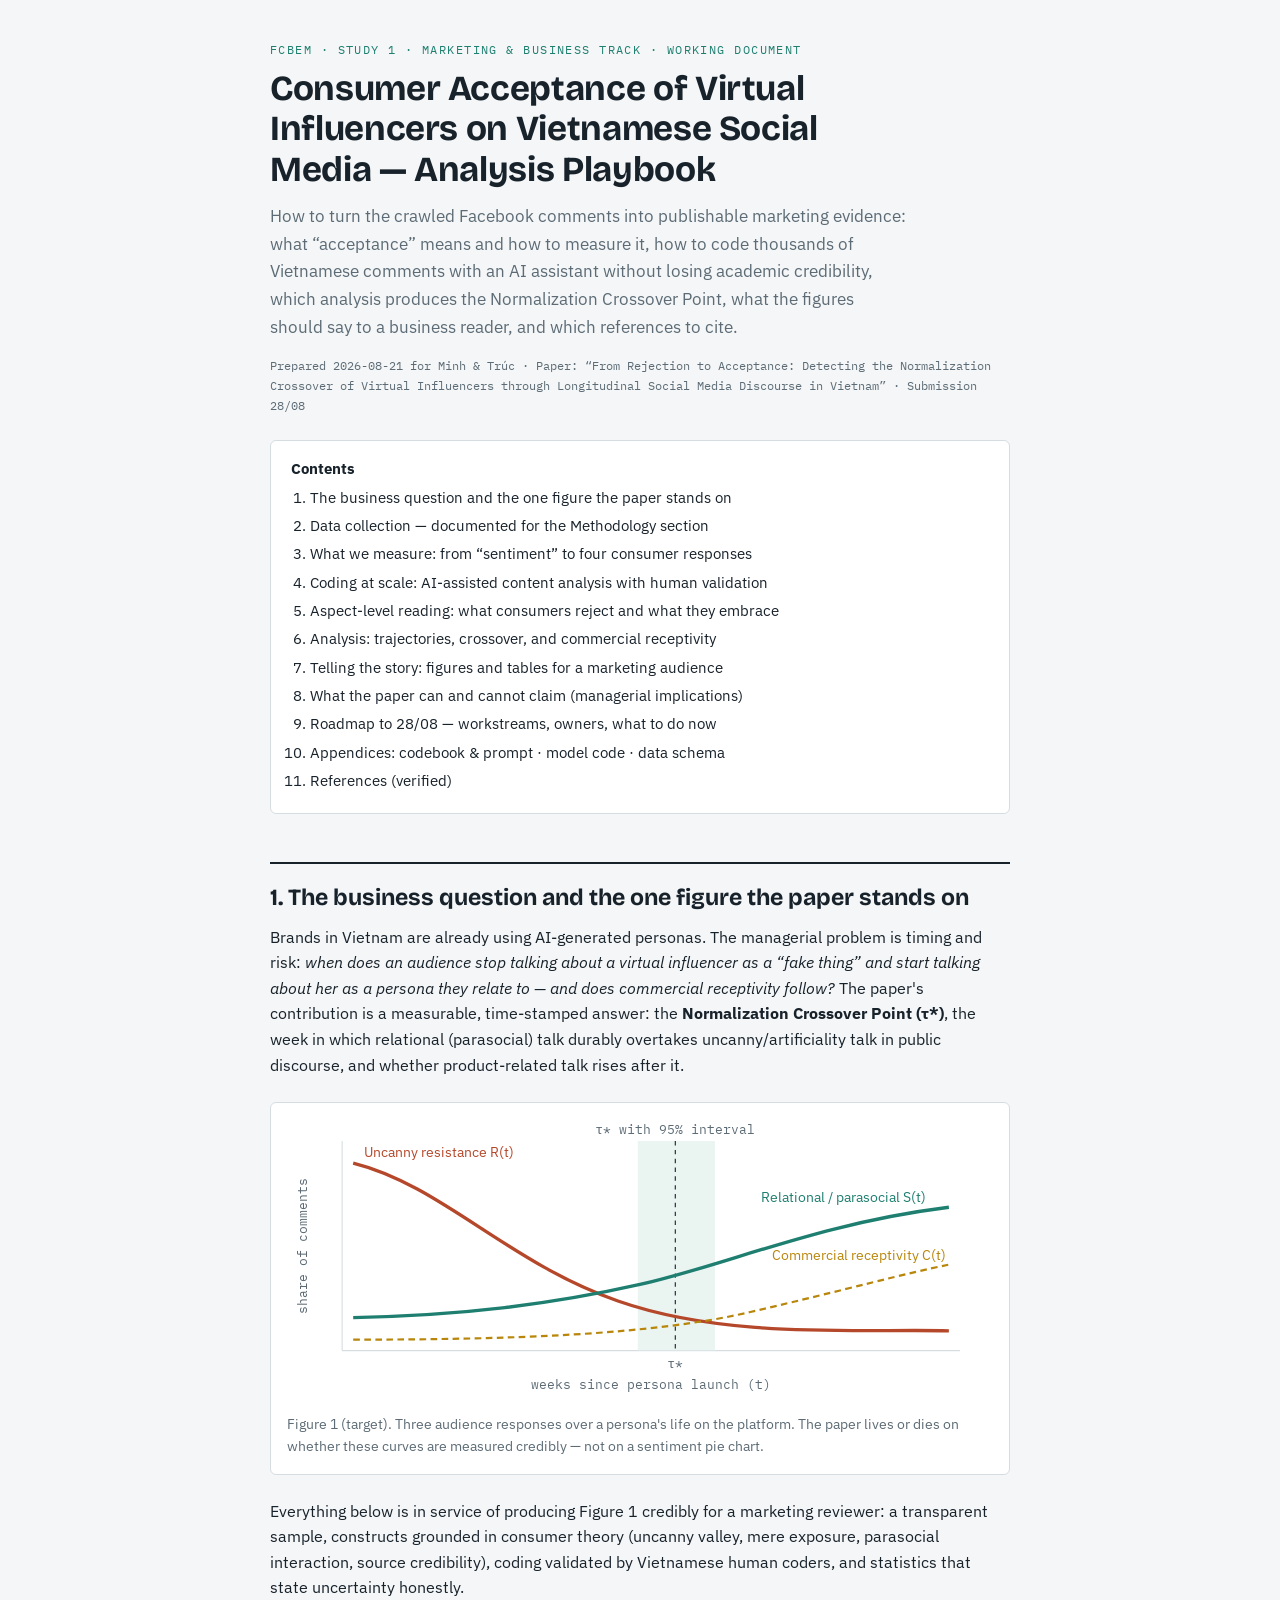
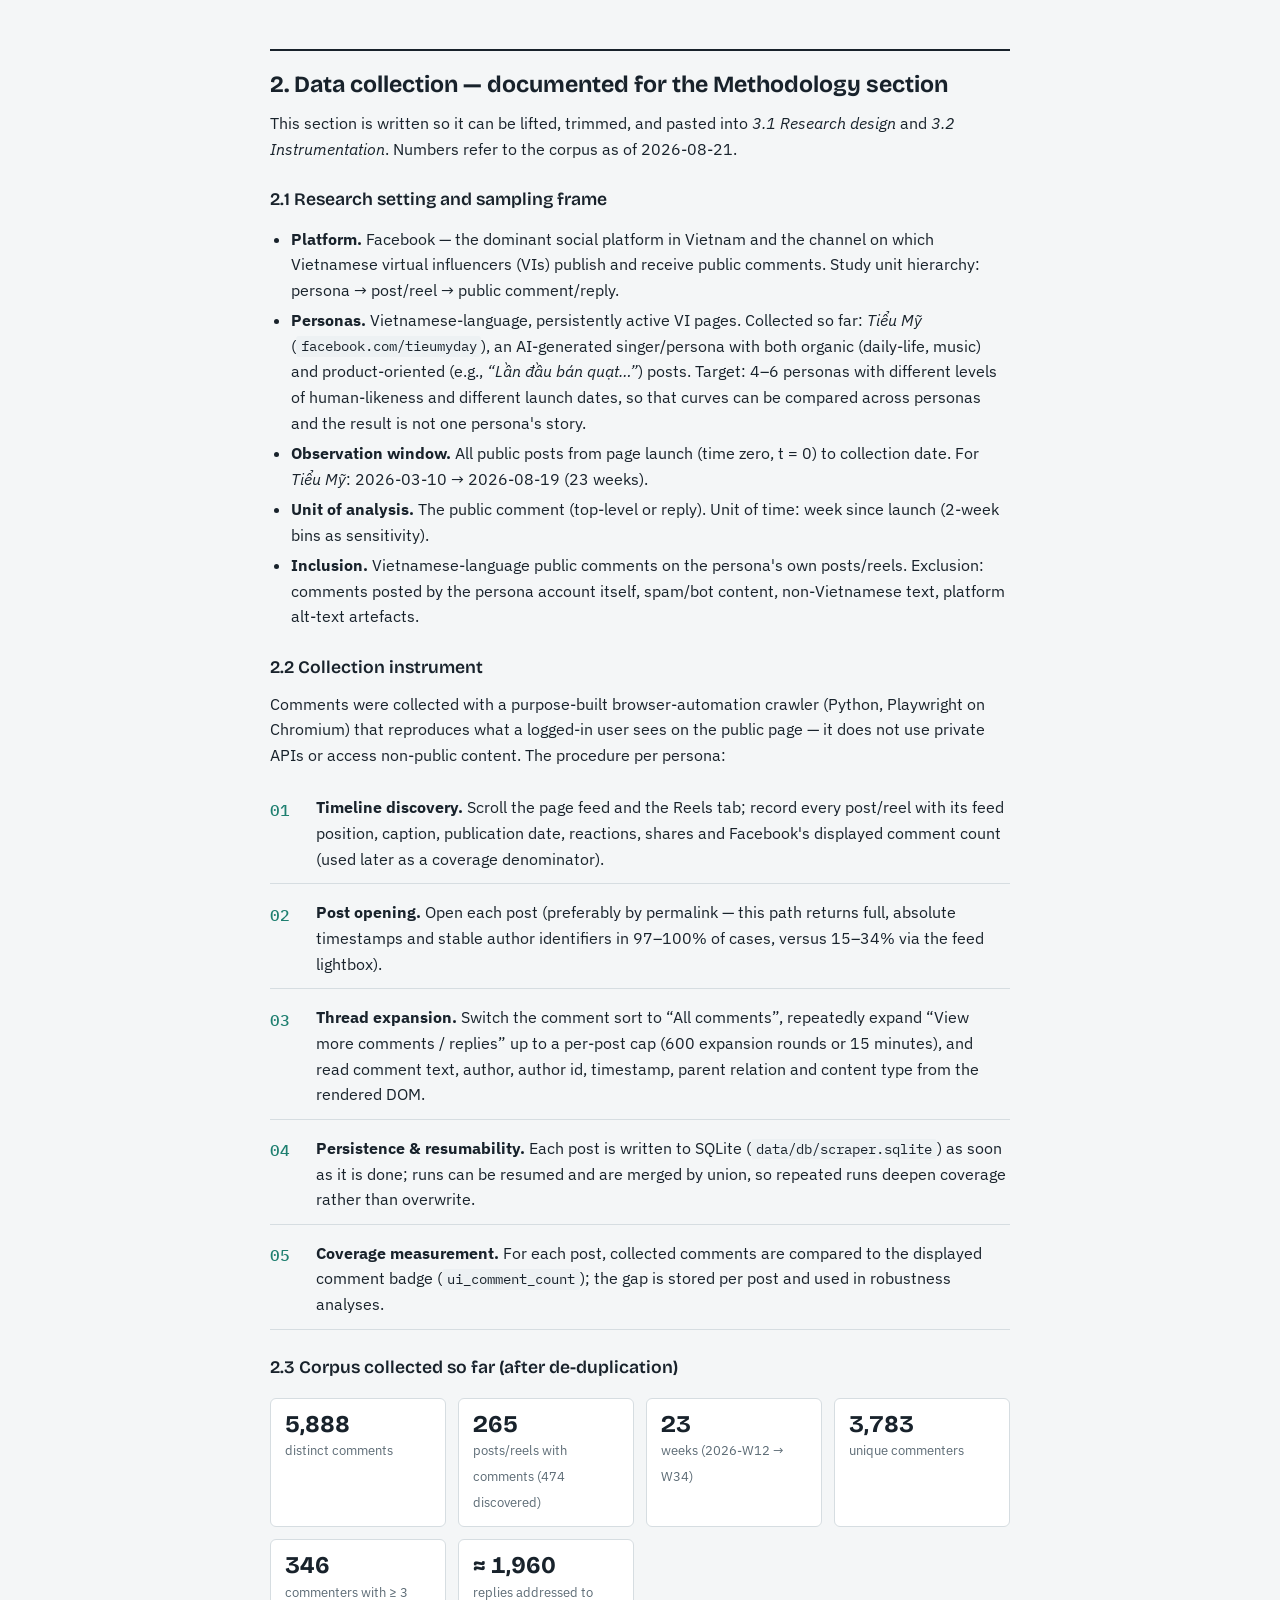
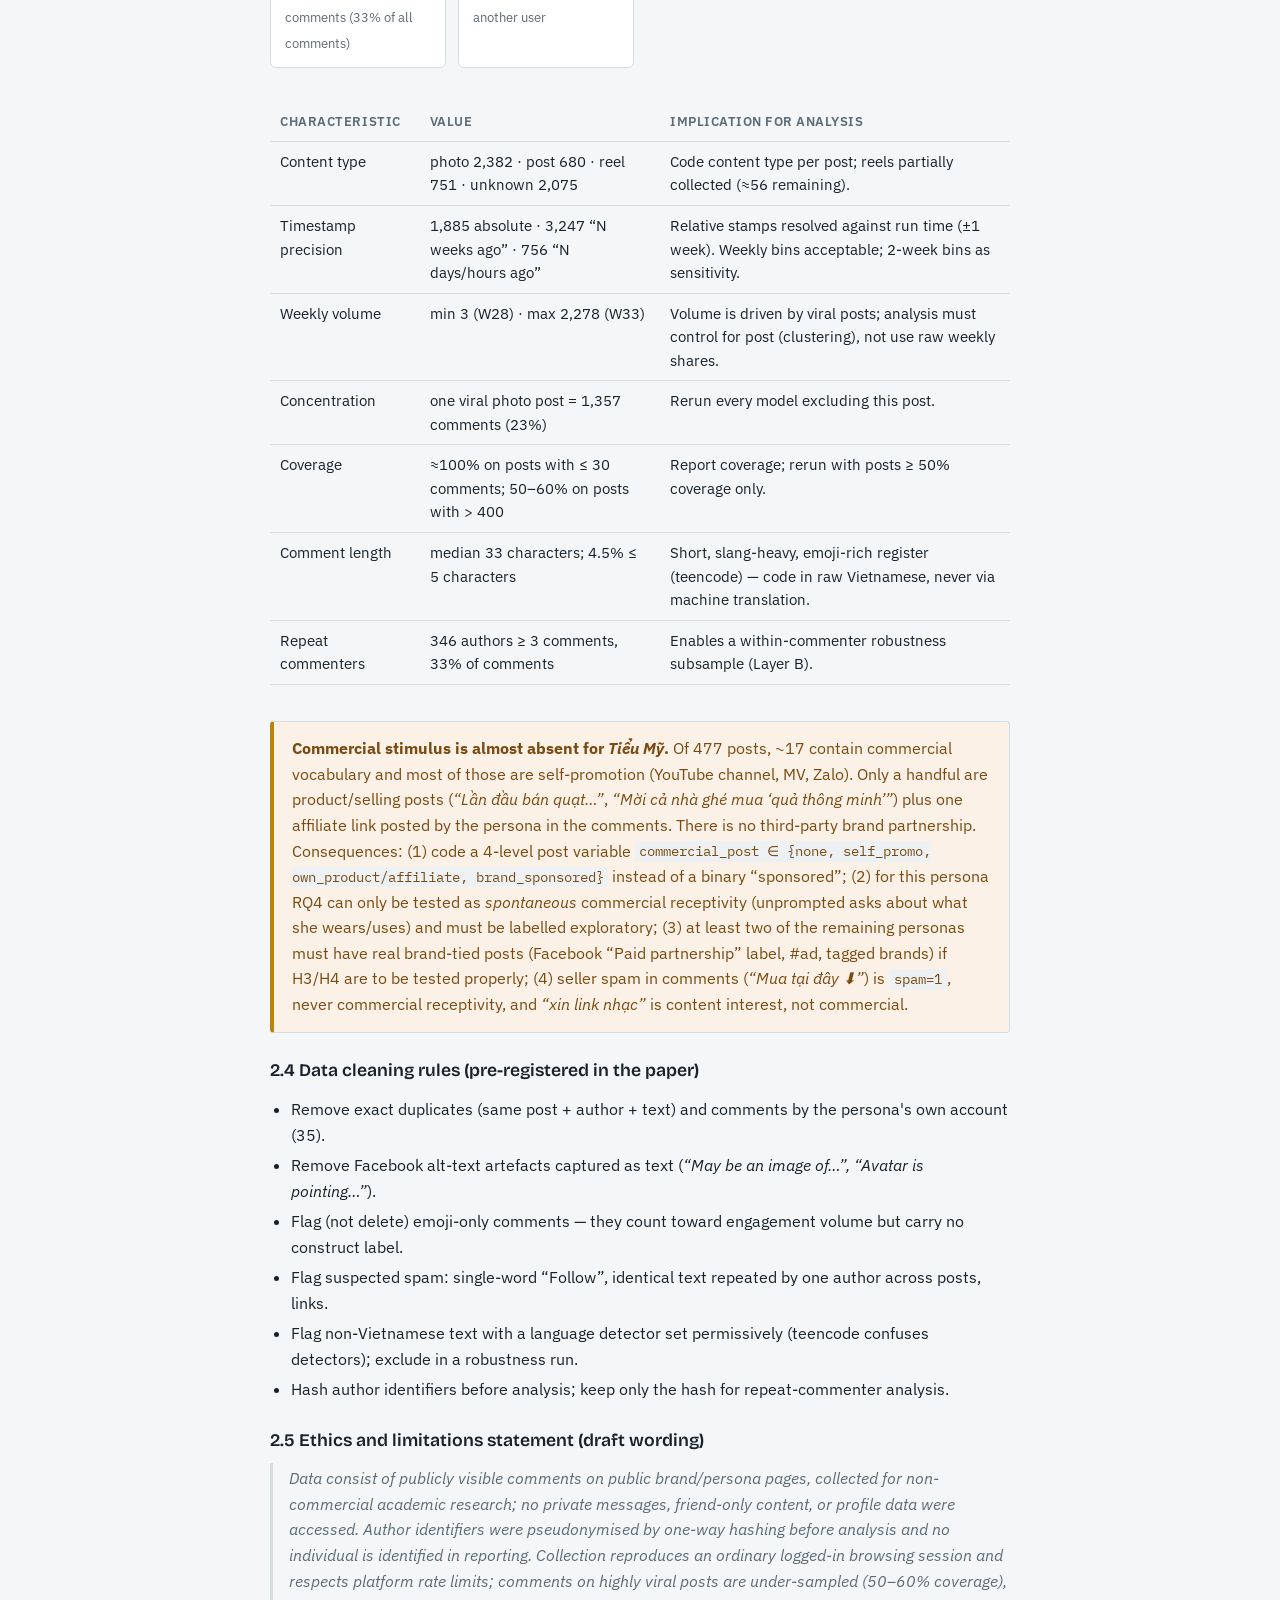
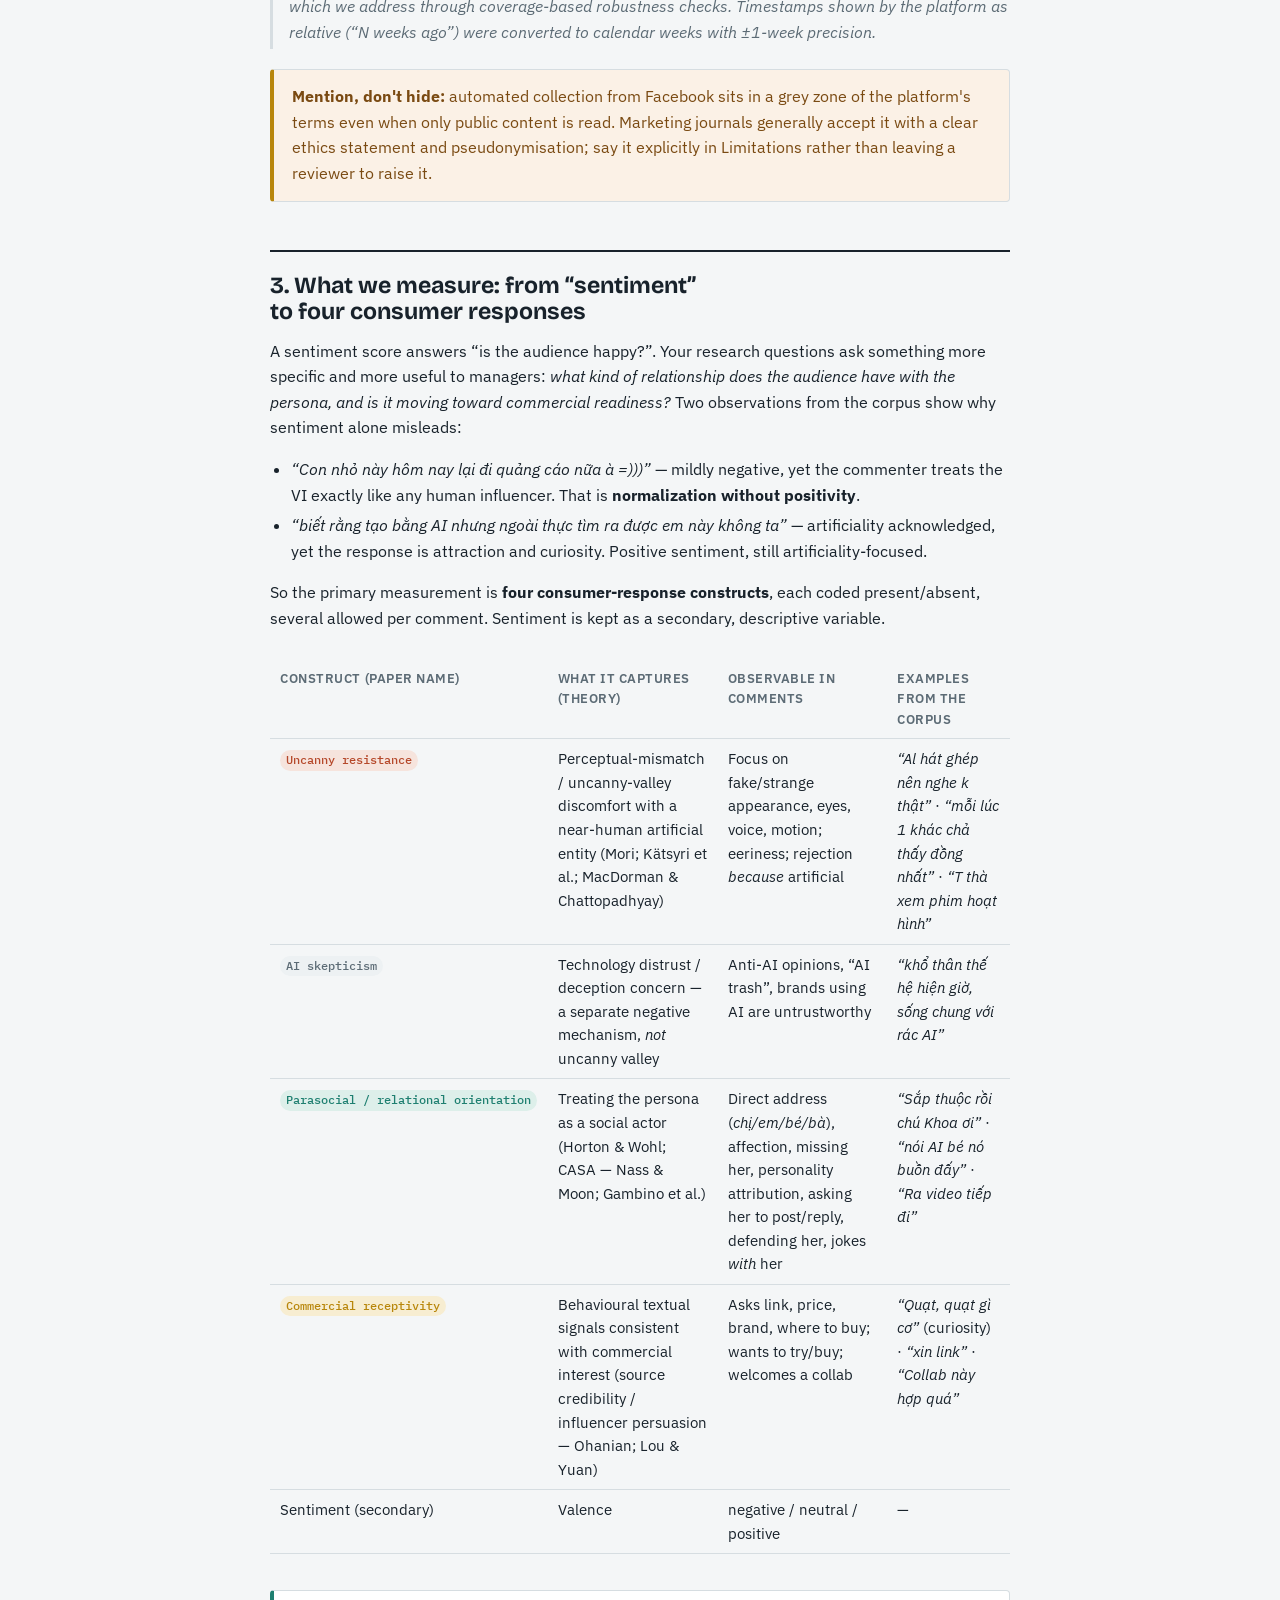
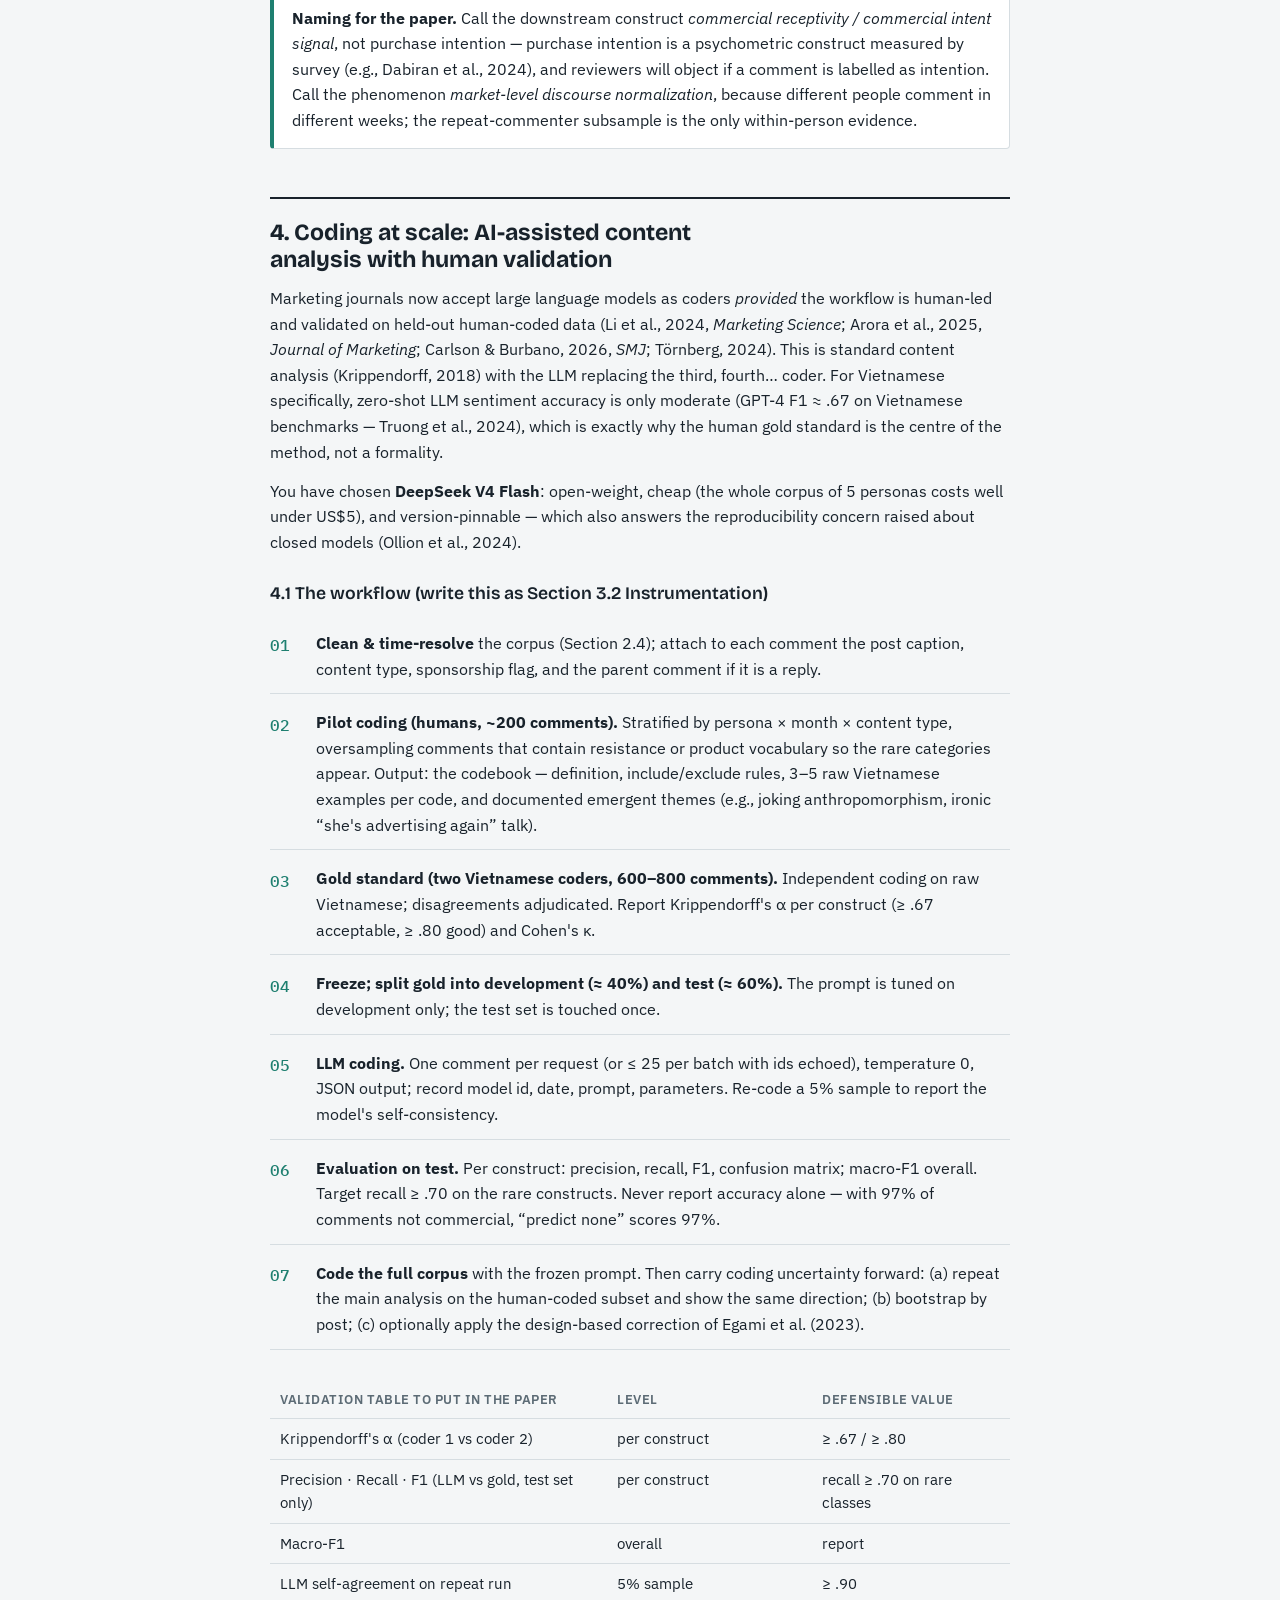
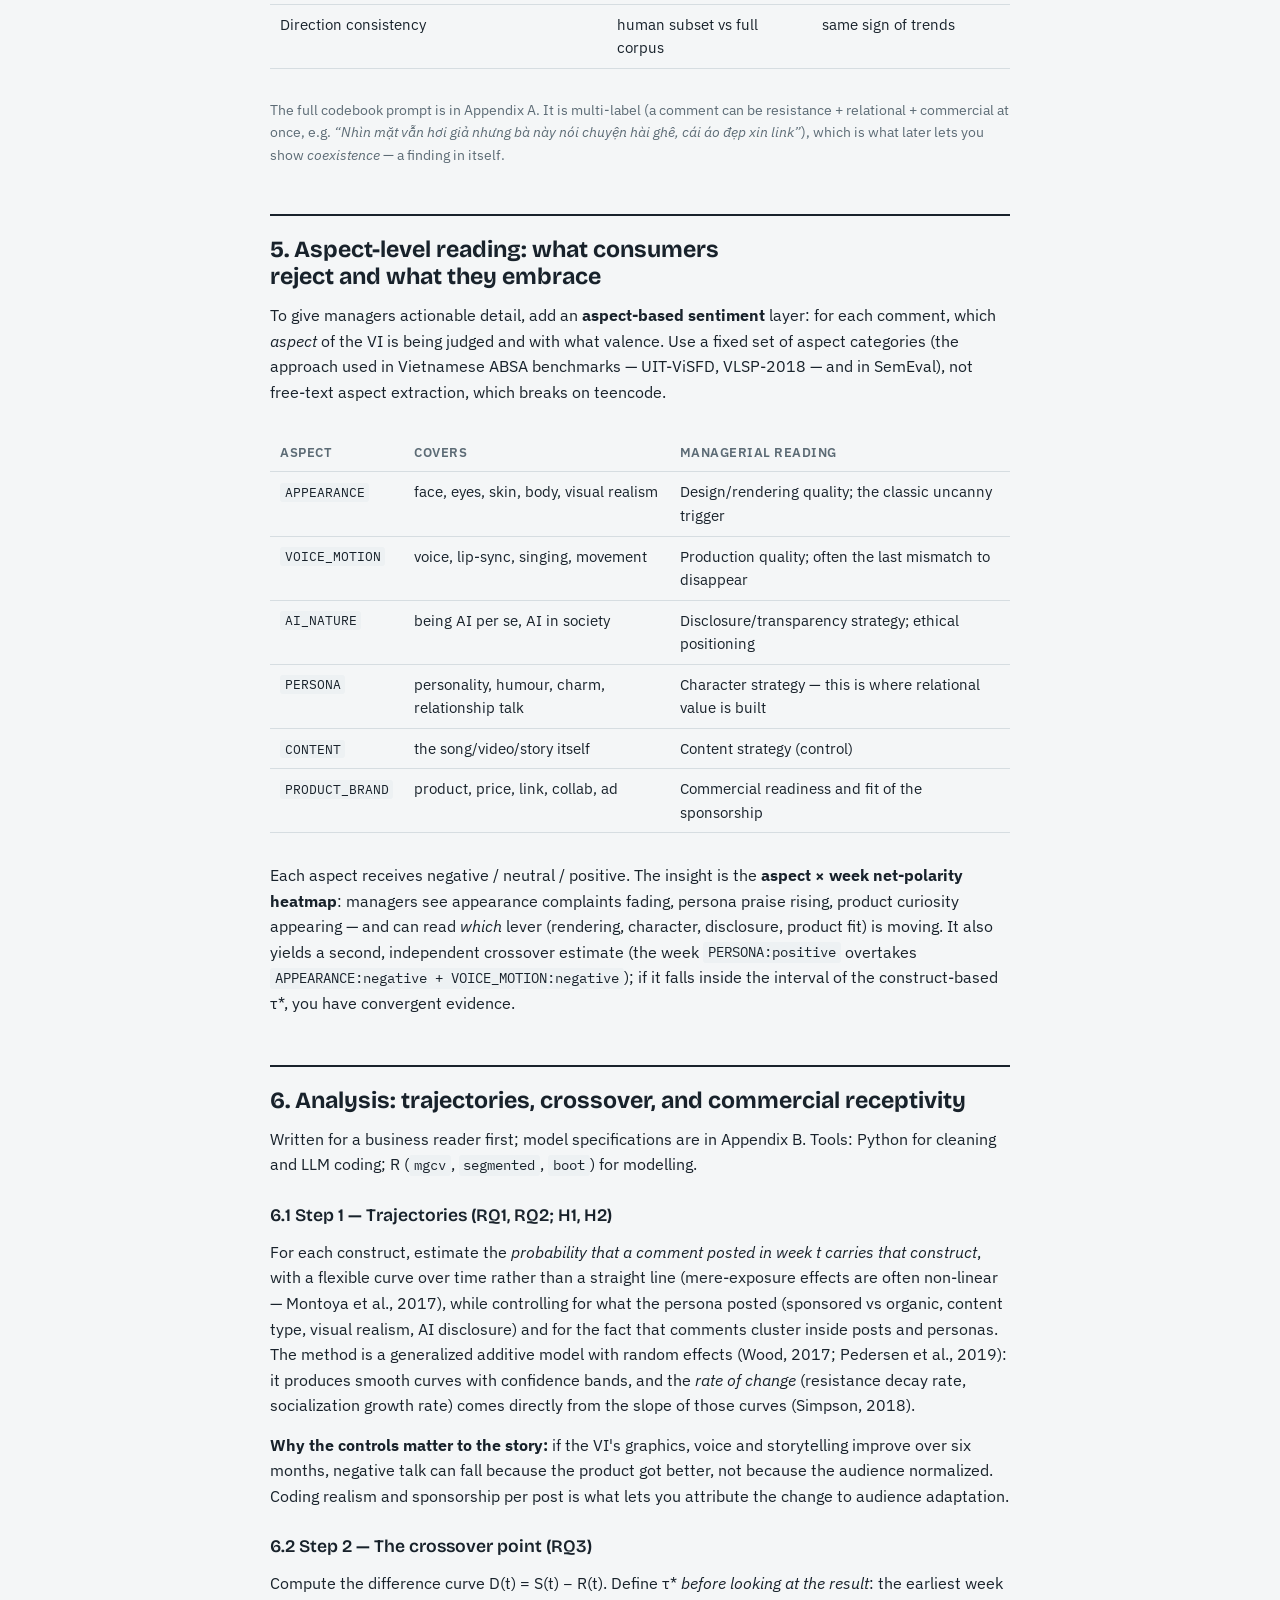
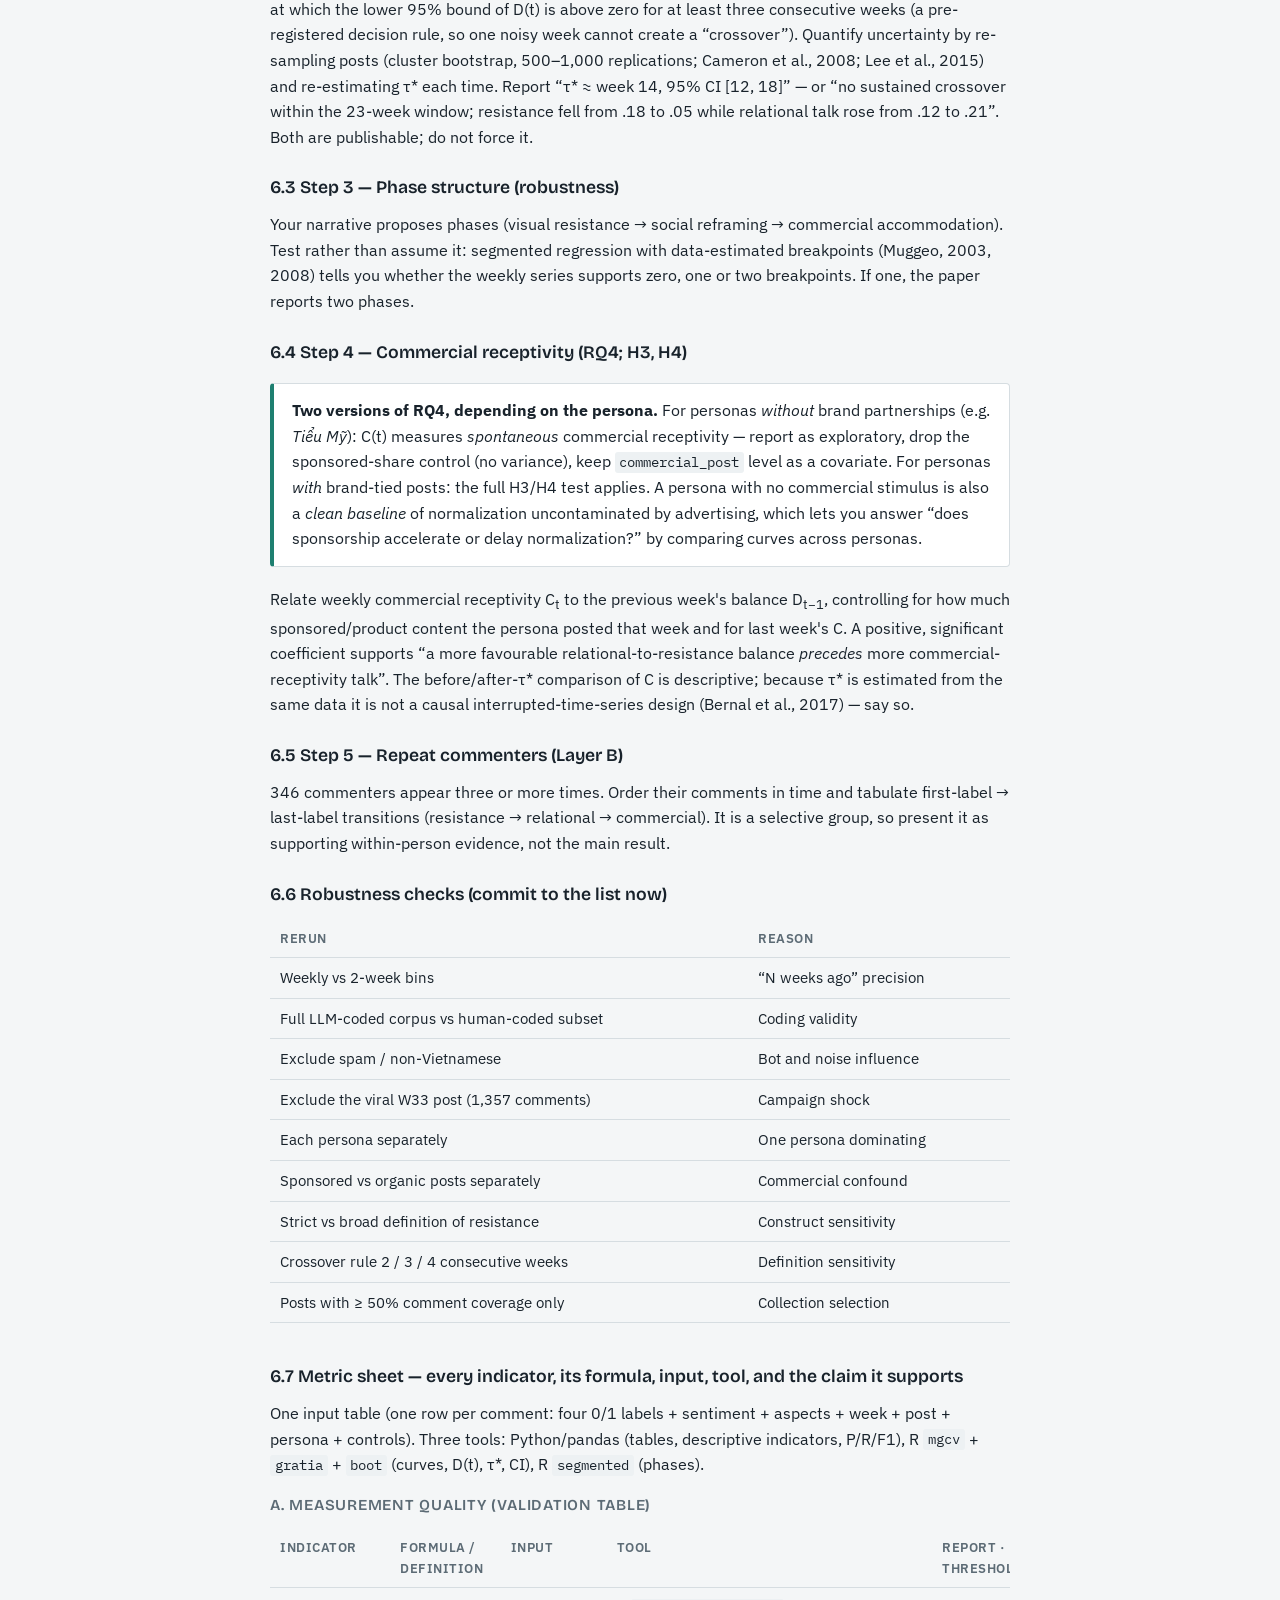
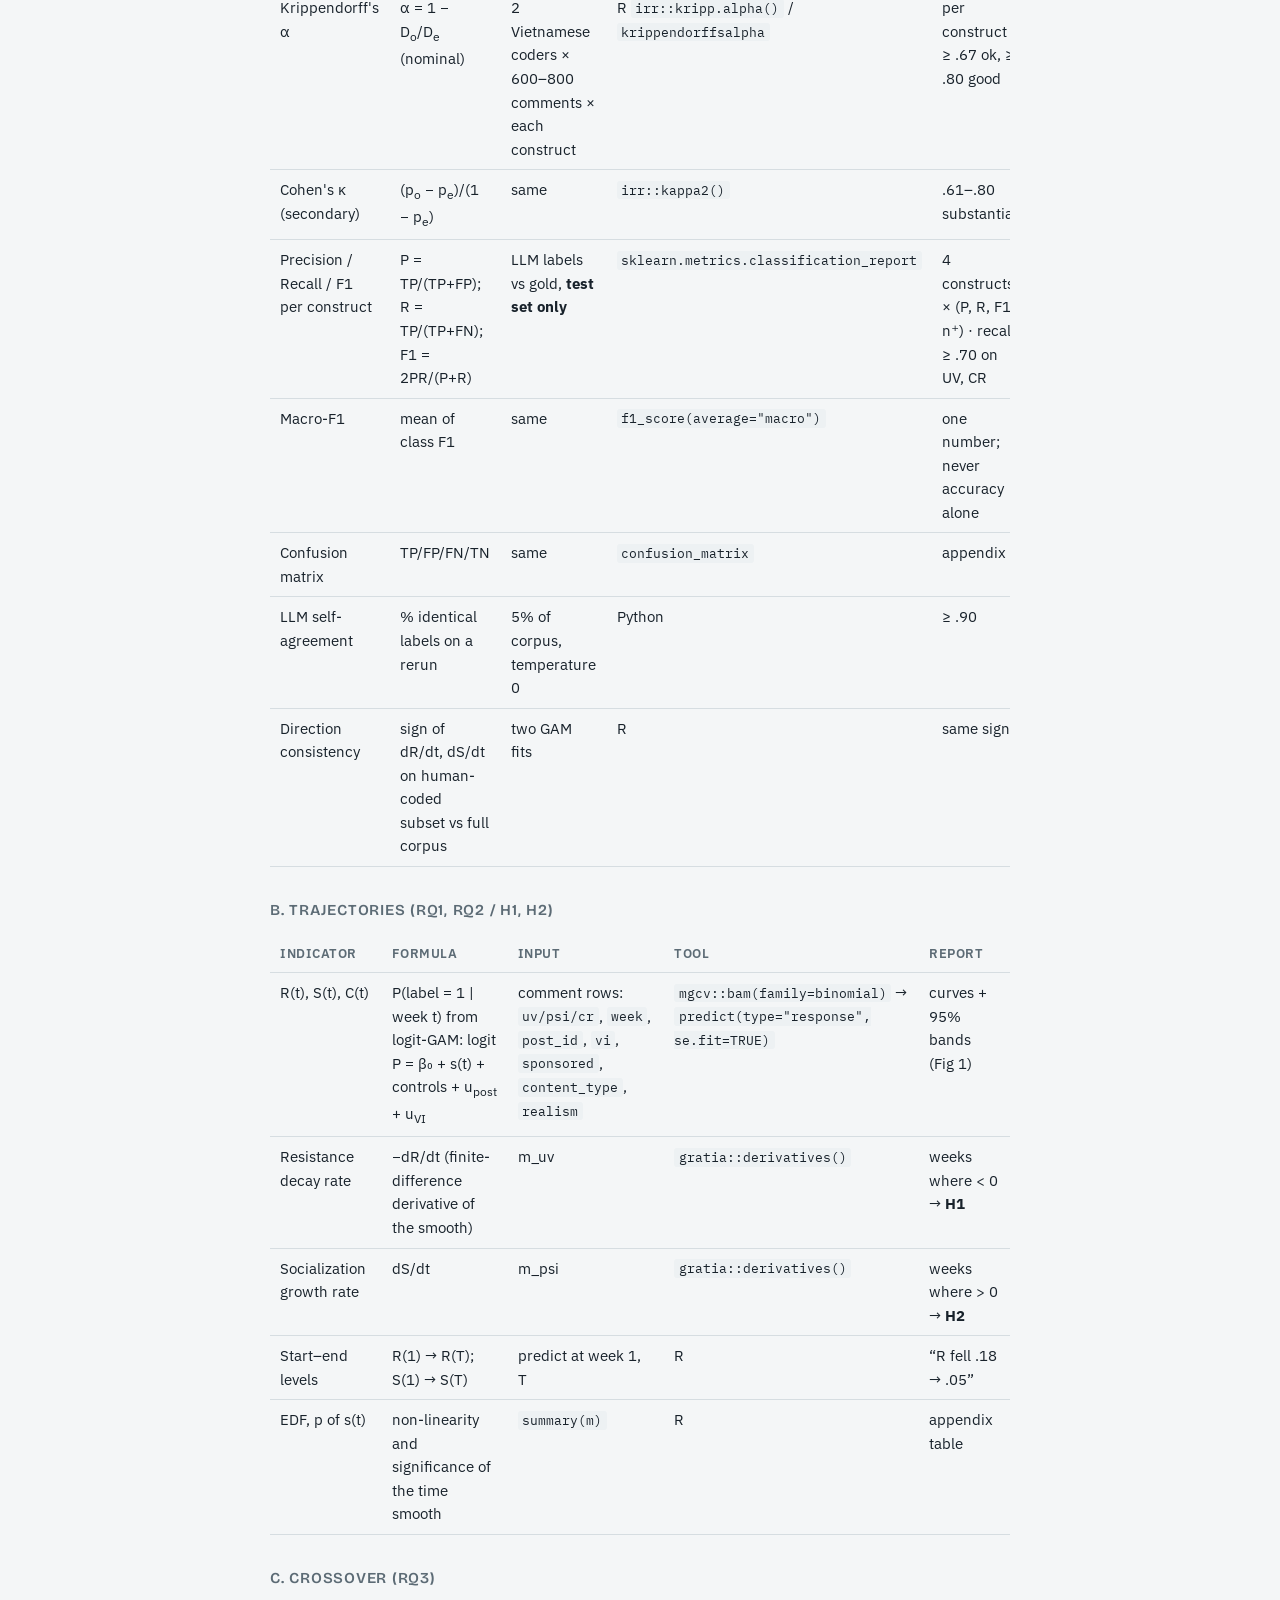
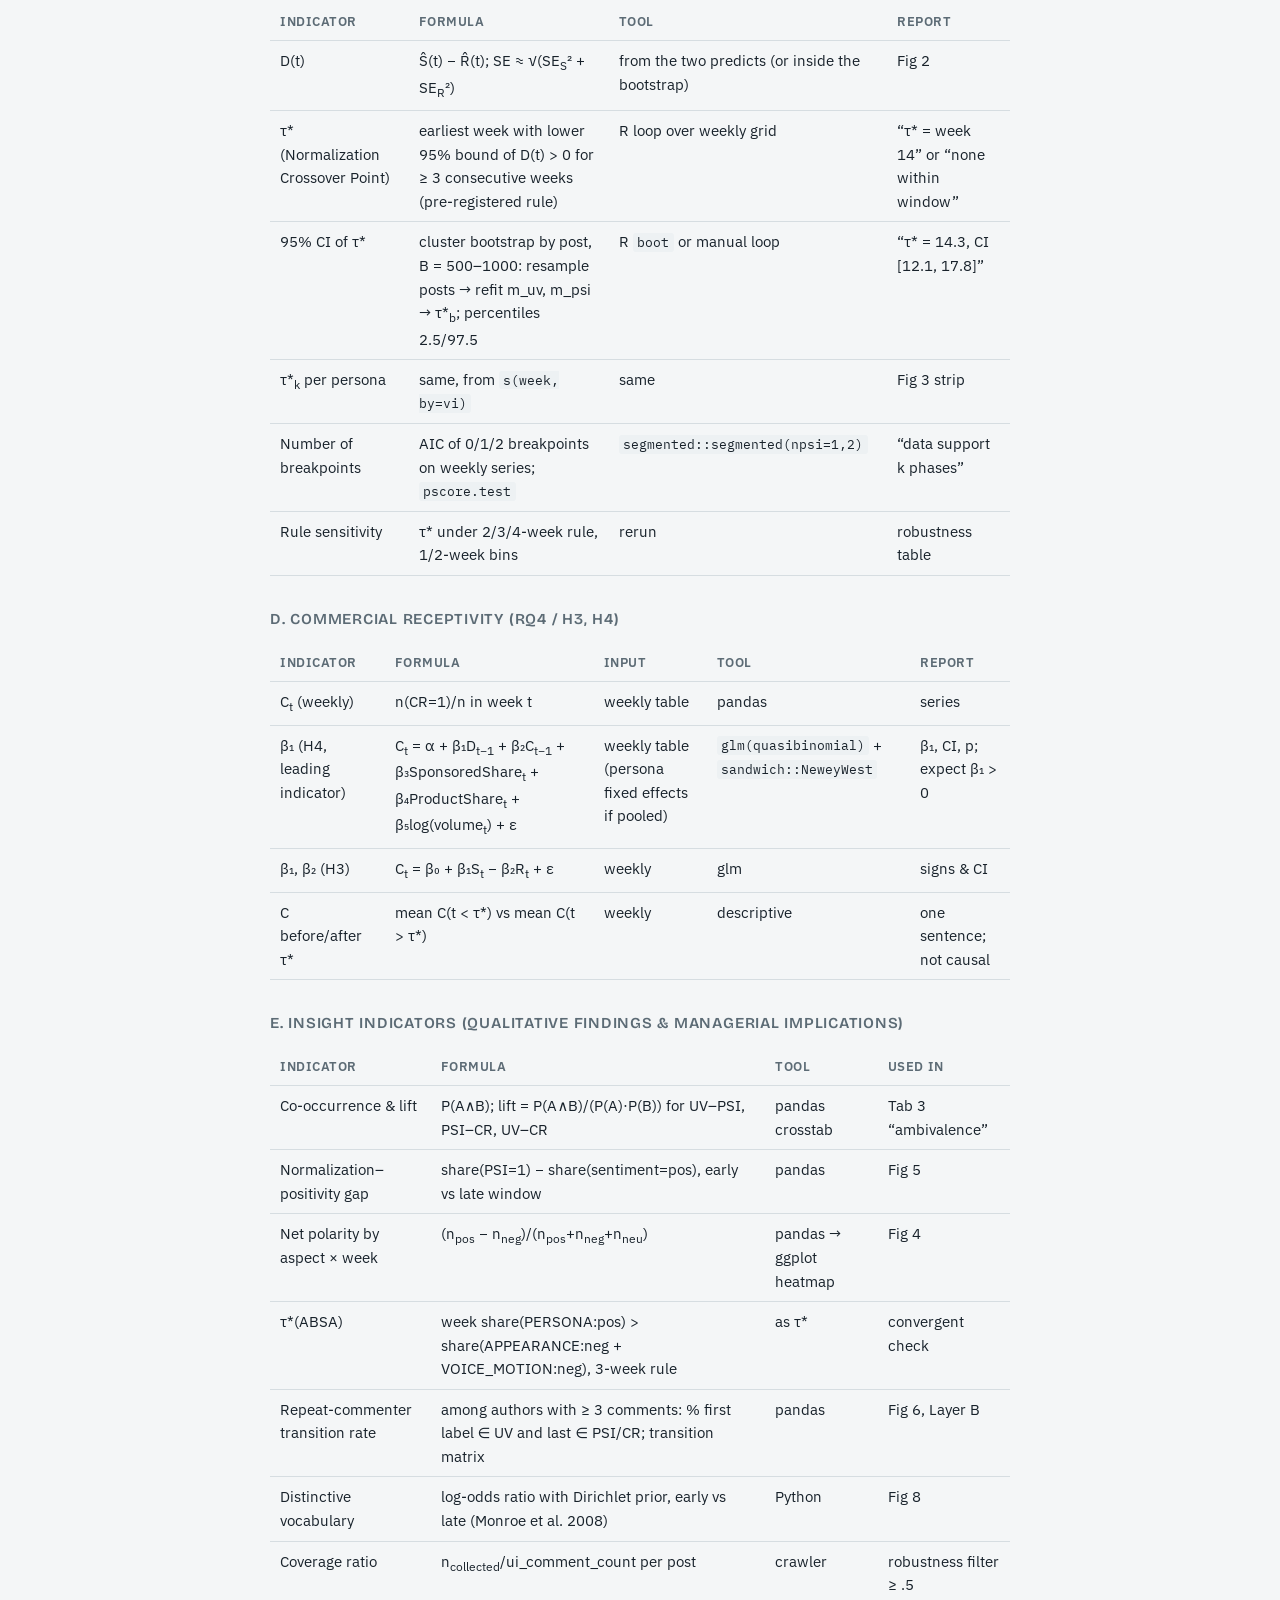
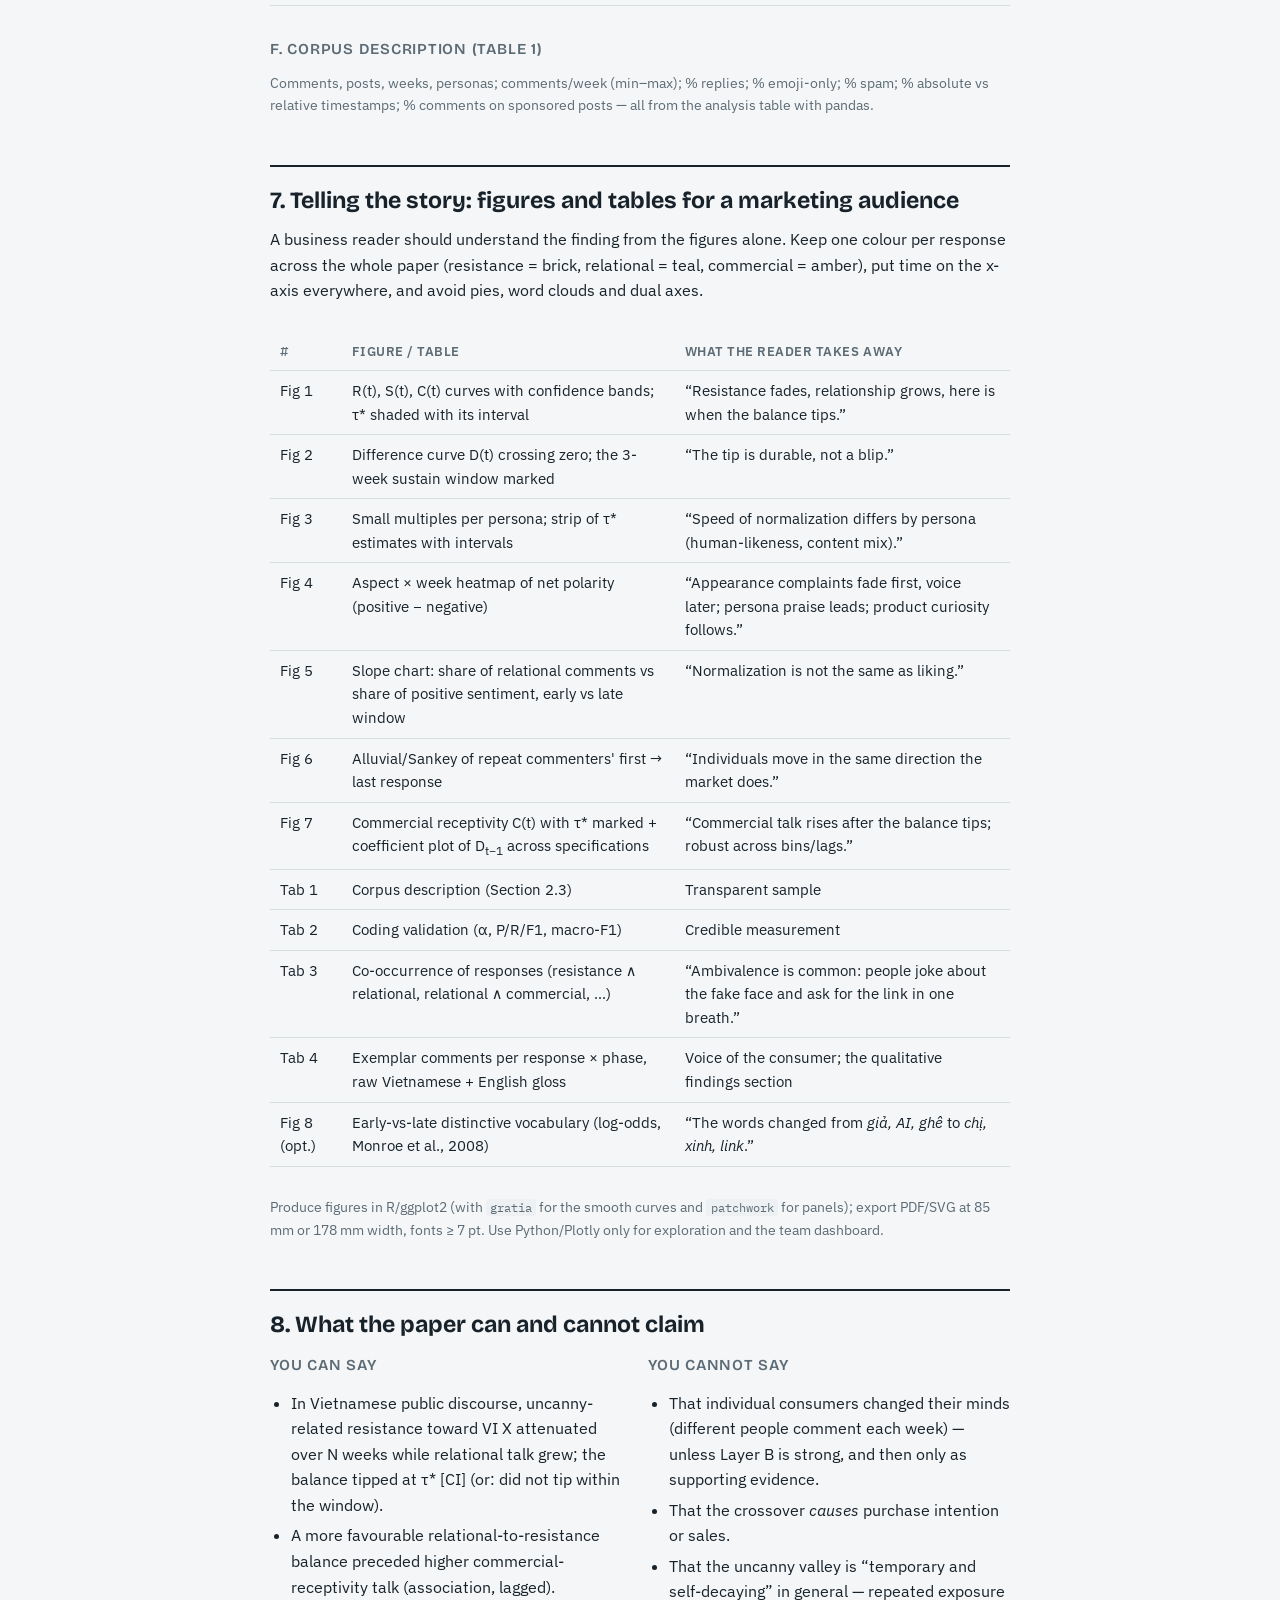
<file: VI_Acceptance_Playbook_FCBEM.html>
<!doctype html>
<html lang="en">
<head>
<meta charset="utf-8">
<meta name="viewport" content="width=device-width, initial-scale=1">
<title>VI Acceptance Playbook — FCBEM Study 1</title>
<link rel="stylesheet" href="https://fonts.googleapis.com/css2?family=Bricolage+Grotesque:opsz,wght@12..96,500;12..96,700&family=IBM+Plex+Sans:ital,wght@0,400;0,500;0,600;1,400&family=IBM+Plex+Mono:wght@400;500&display=swap">
<style>
:root{
  --bg:#F4F6F7; --surface:#FFFFFF; --ink:#18222B; --muted:#5C6B75; --line:#D6DDE1;
  --accent:#1E7F70; --accent-soft:#E1F0EC;
  --r:#B5482A; --r-soft:#F6E4DD; --s:#1E7F70; --s-soft:#DDEFEA; --c:#B8860B; --c-soft:#F7EDD1;
  --code-bg:#EDF1F3; --warn:#FBF1E6; --warn-ink:#7A4A12;
}
@media (prefers-color-scheme: dark){
  :root:not([data-theme="light"]){
    --bg:#111A20; --surface:#18232A; --ink:#E6ECEF; --muted:#9FB0B9; --line:#2B3A43;
    --accent:#4FB8A6; --accent-soft:#173A34;
    --r:#E07A5A; --r-soft:#3C241C; --s:#4FB8A6; --s-soft:#173A34; --c:#E0B04A; --c-soft:#3B3115;
    --code-bg:#0E161B; --warn:#3A2C18; --warn-ink:#F1C98A;
  }
}
@media print{
  :root{--bg:#FFFFFF; --surface:#FFFFFF; --ink:#000; --muted:#444; --line:#BBB; --code-bg:#F2F2F2; --accent-soft:#E8F2EF; --warn:#FFF6E8}
  body{font-size:10.5pt}
  .wrap{max-width:none;padding:0}
  h2{break-before:page}
  h2:first-of-type{break-before:auto}
  pre,table,.fig,.callout{break-inside:avoid}
  a{color:inherit;text-decoration:none}
}
*{box-sizing:border-box}
body{margin:0;background:var(--bg);color:var(--ink);font-family:"IBM Plex Sans",system-ui,-apple-system,"Segoe UI",sans-serif;font-size:16px;line-height:1.6}
.wrap{max-width:78ch;margin:0 auto;padding:2.5rem 1.25rem 5rem}
h1,h2,h3,h4{font-family:"Bricolage Grotesque","IBM Plex Sans",sans-serif;line-height:1.15;text-wrap:balance;margin:0}
h1{font-size:2.2rem;font-weight:700;letter-spacing:-.01em}
h2{font-size:1.45rem;font-weight:700;margin-top:3rem;padding-top:1.25rem;border-top:2px solid var(--ink)}
h3{font-size:1.1rem;font-weight:600;margin-top:1.75rem}
h4{font-size:.95rem;font-weight:600;margin-top:1.2rem;color:var(--muted);text-transform:uppercase;letter-spacing:.05em}
p{margin:.85rem 0}
.eyebrow{font-family:"IBM Plex Mono",monospace;font-size:.75rem;letter-spacing:.12em;text-transform:uppercase;color:var(--accent);margin-bottom:.6rem}
.lede{font-size:1.08rem;color:var(--muted);margin-top:.75rem;max-width:64ch}
.meta{font-family:"IBM Plex Mono",monospace;font-size:.78rem;color:var(--muted);margin-top:1rem}
a{color:var(--accent)}
code,pre{font-family:"IBM Plex Mono",monospace;font-size:.86em}
code{background:var(--code-bg);padding:.1em .35em;border-radius:3px}
pre{background:var(--code-bg);padding:1rem 1.1rem;border-radius:6px;overflow-x:auto;line-height:1.5;margin:1rem 0;white-space:pre-wrap}
pre code{background:none;padding:0}
table{border-collapse:collapse;width:100%;font-size:.92rem;margin:1rem 0}
.tbl{overflow-x:auto}
th,td{text-align:left;padding:.5rem .65rem;border-bottom:1px solid var(--line);vertical-align:top}
th{font-weight:600;font-size:.8rem;letter-spacing:.04em;text-transform:uppercase;color:var(--muted)}
td.num,th.num{text-align:right;font-variant-numeric:tabular-nums;font-family:"IBM Plex Mono",monospace;font-size:.86rem}
.pill{display:inline-block;font-family:"IBM Plex Mono",monospace;font-size:.72rem;padding:.1em .5em;border-radius:999px;font-weight:500;white-space:nowrap}
.pill.r{background:var(--r-soft);color:var(--r)} .pill.s{background:var(--s-soft);color:var(--s)} .pill.c{background:var(--c-soft);color:var(--c)} .pill.n{background:var(--code-bg);color:var(--muted)}
.callout{background:var(--surface);border:1px solid var(--line);border-left:4px solid var(--accent);padding:.9rem 1.1rem;border-radius:4px;margin:1.25rem 0}
.callout.warn{border-left-color:var(--c);background:var(--warn);color:var(--warn-ink)}
.callout p:first-child{margin-top:0}.callout p:last-child{margin-bottom:0}
.steps{list-style:none;counter-reset:st;padding:0;margin:1rem 0}
.steps li{counter-increment:st;position:relative;padding:.7rem 0 .7rem 2.9rem;border-bottom:1px solid var(--line)}
.steps li::before{content:counter(st,decimal-leading-zero);position:absolute;left:0;top:.85rem;font-family:"IBM Plex Mono",monospace;color:var(--accent);font-weight:500}
.fig{background:var(--surface);border:1px solid var(--line);border-radius:6px;padding:1rem;margin:1.5rem 0}
.fig figcaption{font-size:.85rem;color:var(--muted);margin-top:.5rem}
.fig svg{width:100%;height:auto;display:block}
.kv{display:grid;grid-template-columns:repeat(auto-fit,minmax(150px,1fr));gap:.75rem;margin:1.25rem 0}
.kv div{background:var(--surface);border:1px solid var(--line);border-radius:6px;padding:.75rem .9rem}
.kv b{display:block;font-family:"Bricolage Grotesque",sans-serif;font-size:1.5rem;font-weight:700;font-variant-numeric:tabular-nums;line-height:1.1}
.kv span{font-size:.8rem;color:var(--muted)}
ul,ol{padding-left:1.3rem}li{margin:.3rem 0}
.refs ol{padding-left:1.6rem}.refs li{margin:.5rem 0;font-size:.9rem}
.refs .tag{font-family:"IBM Plex Mono",monospace;font-size:.72rem;color:var(--muted)}
.small{font-size:.88rem;color:var(--muted)}
.vi{font-style:italic}
.two{display:grid;grid-template-columns:1fr 1fr;gap:1rem}@media(max-width:640px){.two{grid-template-columns:1fr}}
.toc{background:var(--surface);border:1px solid var(--line);border-radius:6px;padding:1rem 1.25rem;margin:1.5rem 0;font-size:.92rem}
.toc ol{margin:.3rem 0;padding-left:1.2rem}
.quote{border-left:3px solid var(--line);padding:.2rem 0 .2rem 1rem;color:var(--muted);font-style:italic;margin:.75rem 0}
:focus-visible{outline:2px solid var(--accent);outline-offset:2px}
</style>
</head>
<body>
<div class="wrap">
<div class="eyebrow">FCBEM · Study 1 · Marketing &amp; Business track · working document</div>
<h1>Consumer Acceptance of Virtual Influencers on Vietnamese Social Media — Analysis Playbook</h1>
<p class="lede">How to turn the crawled Facebook comments into publishable marketing evidence: what “acceptance” means and how to measure it, how to code thousands of Vietnamese comments with an AI assistant without losing academic credibility, which analysis produces the Normalization Crossover Point, what the figures should say to a business reader, and which references to cite.</p>
<p class="meta">Prepared 2026-08-21 for Minh &amp; Trúc · Paper: “From Rejection to Acceptance: Detecting the Normalization Crossover of Virtual Influencers through Longitudinal Social Media Discourse in Vietnam” · Submission 28/08</p>

<div class="toc"><strong>Contents</strong>
<ol>
<li>The business question and the one figure the paper stands on</li>
<li>Data collection — documented for the Methodology section</li>
<li>What we measure: from “sentiment” to four consumer responses</li>
<li>Coding at scale: AI-assisted content analysis with human validation</li>
<li>Aspect-level reading: what consumers reject and what they embrace</li>
<li>Analysis: trajectories, crossover, and commercial receptivity</li>
<li>Telling the story: figures and tables for a marketing audience</li>
<li>What the paper can and cannot claim (managerial implications)</li>
<li>Roadmap to 28/08 — workstreams, owners, what to do now</li>
<li>Appendices: codebook &amp; prompt · model code · data schema</li>
<li>References (verified)</li>
</ol></div>

<!-- ============================================================ -->
<h2>1. The business question and the one figure the paper stands on</h2>
<p>Brands in Vietnam are already using AI-generated personas. The managerial problem is timing and risk: <em>when does an audience stop talking about a virtual influencer as a “fake thing” and start talking about her as a persona they relate to — and does commercial receptivity follow?</em> The paper's contribution is a measurable, time-stamped answer: the <strong>Normalization Crossover Point (τ*)</strong>, the week in which relational (parasocial) talk durably overtakes uncanny/artificiality talk in public discourse, and whether product-related talk rises after it.</p>
<figure class="fig">
<svg viewBox="0 0 640 260" role="img" aria-label="Two model-estimated curves over weeks since launch: uncanny resistance falling, parasocial orientation rising; their crossing is the Normalization Crossover Point with a bootstrap interval.">
  <defs><style>.ax{stroke:var(--line);stroke-width:1}.lbl{font:12px "IBM Plex Mono",monospace;fill:var(--muted)}.t{font:13px "IBM Plex Sans",sans-serif}</style></defs>
  <line x1="50" y1="210" x2="610" y2="210" class="ax"/><line x1="50" y1="20" x2="50" y2="210" class="ax"/>
  <text x="330" y="245" class="lbl" text-anchor="middle">weeks since persona launch (t)</text>
  <text x="18" y="115" class="lbl" transform="rotate(-90 18 115)" text-anchor="middle">share of comments</text>
  <rect x="318" y="20" width="70" height="190" fill="var(--accent-soft)" opacity=".7"/>
  <line x1="352" y1="20" x2="352" y2="210" stroke="var(--ink)" stroke-dasharray="4 4" stroke-width="1"/>
  <path d="M60 40 C 140 60, 200 130, 300 165 S 520 190, 600 192" fill="none" stroke="var(--r)" stroke-width="3"/>
  <path d="M60 180 C 160 178, 240 168, 320 150 S 480 95, 600 80" fill="none" stroke="var(--s)" stroke-width="3"/>
  <path d="M60 200 C 200 200, 330 196, 420 175 S 560 140, 600 132" fill="none" stroke="var(--c)" stroke-width="2" stroke-dasharray="6 4"/>
  <text x="70" y="34" class="t" fill="var(--r)">Uncanny resistance R(t)</text>
  <text x="430" y="75" class="t" fill="var(--s)">Relational / parasocial S(t)</text>
  <text x="440" y="128" class="t" fill="var(--c)">Commercial receptivity C(t)</text>
  <text x="352" y="14" class="lbl" text-anchor="middle">τ* with 95% interval</text>
  <text x="352" y="226" class="lbl" text-anchor="middle">τ*</text>
</svg>
<figcaption>Figure 1 (target). Three audience responses over a persona's life on the platform. The paper lives or dies on whether these curves are measured credibly — not on a sentiment pie chart.</figcaption>
</figure>
<p>Everything below is in service of producing Figure 1 credibly for a marketing reviewer: a transparent sample, constructs grounded in consumer theory (uncanny valley, mere exposure, parasocial interaction, source credibility), coding validated by Vietnamese human coders, and statistics that state uncertainty honestly.</p>

<!-- ============================================================ -->
<h2>2. Data collection — documented for the Methodology section</h2>
<p>This section is written so it can be lifted, trimmed, and pasted into <em>3.1 Research design</em> and <em>3.2 Instrumentation</em>. Numbers refer to the corpus as of 2026-08-21.</p>

<h3>2.1 Research setting and sampling frame</h3>
<ul>
  <li><strong>Platform.</strong> Facebook — the dominant social platform in Vietnam and the channel on which Vietnamese virtual influencers (VIs) publish and receive public comments. Study unit hierarchy: persona → post/reel → public comment/reply.</li>
  <li><strong>Personas.</strong> Vietnamese-language, persistently active VI pages. Collected so far: <span class="vi">Tiểu Mỹ</span> (<code>facebook.com/tieumyday</code>), an AI-generated singer/persona with both organic (daily-life, music) and product-oriented (e.g., <span class="vi">“Lần đầu bán quạt…”</span>) posts. Target: 4–6 personas with different levels of human-likeness and different launch dates, so that curves can be compared across personas and the result is not one persona's story.</li>
  <li><strong>Observation window.</strong> All public posts from page launch (time zero, t = 0) to collection date. For <span class="vi">Tiểu Mỹ</span>: 2026-03-10 → 2026-08-19 (23 weeks).</li>
  <li><strong>Unit of analysis.</strong> The public comment (top-level or reply). Unit of time: week since launch (2-week bins as sensitivity).</li>
  <li><strong>Inclusion.</strong> Vietnamese-language public comments on the persona's own posts/reels. Exclusion: comments posted by the persona account itself, spam/bot content, non-Vietnamese text, platform alt-text artefacts.</li>
</ul>

<h3>2.2 Collection instrument</h3>
<p>Comments were collected with a purpose-built browser-automation crawler (Python, Playwright on Chromium) that reproduces what a logged-in user sees on the public page — it does not use private APIs or access non-public content. The procedure per persona:</p>
<ol class="steps">
  <li><strong>Timeline discovery.</strong> Scroll the page feed and the Reels tab; record every post/reel with its feed position, caption, publication date, reactions, shares and Facebook's displayed comment count (used later as a coverage denominator).</li>
  <li><strong>Post opening.</strong> Open each post (preferably by permalink — this path returns full, absolute timestamps and stable author identifiers in 97–100% of cases, versus 15–34% via the feed lightbox).</li>
  <li><strong>Thread expansion.</strong> Switch the comment sort to “All comments”, repeatedly expand “View more comments / replies” up to a per-post cap (600 expansion rounds or 15 minutes), and read comment text, author, author id, timestamp, parent relation and content type from the rendered DOM.</li>
  <li><strong>Persistence &amp; resumability.</strong> Each post is written to SQLite (<code>data/db/scraper.sqlite</code>) as soon as it is done; runs can be resumed and are merged by union, so repeated runs deepen coverage rather than overwrite.</li>
  <li><strong>Coverage measurement.</strong> For each post, collected comments are compared to the displayed comment badge (<code>ui_comment_count</code>); the gap is stored per post and used in robustness analyses.</li>
</ol>

<h3>2.3 Corpus collected so far (after de-duplication)</h3>
<div class="kv">
  <div><b>5,888</b><span>distinct comments</span></div>
  <div><b>265</b><span>posts/reels with comments (474 discovered)</span></div>
  <div><b>23</b><span>weeks (2026-W12 → W34)</span></div>
  <div><b>3,783</b><span>unique commenters</span></div>
  <div><b>346</b><span>commenters with ≥ 3 comments (33% of all comments)</span></div>
  <div><b>≈ 1,960</b><span>replies addressed to another user</span></div>
</div>
<div class="tbl"><table>
<tr><th>Characteristic</th><th>Value</th><th>Implication for analysis</th></tr>
<tr><td>Content type</td><td>photo 2,382 · post 680 · reel 751 · unknown 2,075</td><td>Code content type per post; reels partially collected (≈56 remaining).</td></tr>
<tr><td>Timestamp precision</td><td>1,885 absolute · 3,247 “N weeks ago” · 756 “N days/hours ago”</td><td>Relative stamps resolved against run time (±1 week). Weekly bins acceptable; 2-week bins as sensitivity.</td></tr>
<tr><td>Weekly volume</td><td>min 3 (W28) · max 2,278 (W33)</td><td>Volume is driven by viral posts; analysis must control for post (clustering), not use raw weekly shares.</td></tr>
<tr><td>Concentration</td><td>one viral photo post = 1,357 comments (23%)</td><td>Rerun every model excluding this post.</td></tr>
<tr><td>Coverage</td><td>≈100% on posts with ≤ 30 comments; 50–60% on posts with &gt; 400</td><td>Report coverage; rerun with posts ≥ 50% coverage only.</td></tr>
<tr><td>Comment length</td><td>median 33 characters; 4.5% ≤ 5 characters</td><td>Short, slang-heavy, emoji-rich register (teencode) — code in raw Vietnamese, never via machine translation.</td></tr>
<tr><td>Repeat commenters</td><td>346 authors ≥ 3 comments, 33% of comments</td><td>Enables a within-commenter robustness subsample (Layer B).</td></tr>
</table></div>

<div class="callout warn"><p><strong>Commercial stimulus is almost absent for <span class="vi">Tiểu Mỹ</span>.</strong> Of 477 posts, ~17 contain commercial vocabulary and most of those are self-promotion (YouTube channel, MV, Zalo). Only a handful are product/selling posts (<span class="vi">“Lần đầu bán quạt…”</span>, <span class="vi">“Mời cả nhà ghé mua ‘quả thông minh’”</span>) plus one affiliate link posted by the persona in the comments. There is no third-party brand partnership. Consequences: (1) code a 4-level post variable <code>commercial_post ∈ {none, self_promo, own_product/affiliate, brand_sponsored}</code> instead of a binary “sponsored”; (2) for this persona RQ4 can only be tested as <em>spontaneous</em> commercial receptivity (unprompted asks about what she wears/uses) and must be labelled exploratory; (3) at least two of the remaining personas must have real brand-tied posts (Facebook “Paid partnership” label, #ad, tagged brands) if H3/H4 are to be tested properly; (4) seller spam in comments (<span class="vi">“Mua tại đây ⬇️”</span>) is <code>spam=1</code>, never commercial receptivity, and <span class="vi">“xin link nhạc”</span> is content interest, not commercial.</p></div>
<h3>2.4 Data cleaning rules (pre-registered in the paper)</h3>
<ul>
  <li>Remove exact duplicates (same post + author + text) and comments by the persona's own account (35).</li>
  <li>Remove Facebook alt-text artefacts captured as text (<span class="vi">“May be an image of…”, “Avatar is pointing…”</span>).</li>
  <li>Flag (not delete) emoji-only comments — they count toward engagement volume but carry no construct label.</li>
  <li>Flag suspected spam: single-word “Follow”, identical text repeated by one author across posts, links.</li>
  <li>Flag non-Vietnamese text with a language detector set permissively (teencode confuses detectors); exclude in a robustness run.</li>
  <li>Hash author identifiers before analysis; keep only the hash for repeat-commenter analysis.</li>
</ul>

<h3>2.5 Ethics and limitations statement (draft wording)</h3>
<p class="quote">Data consist of publicly visible comments on public brand/persona pages, collected for non-commercial academic research; no private messages, friend-only content, or profile data were accessed. Author identifiers were pseudonymised by one-way hashing before analysis and no individual is identified in reporting. Collection reproduces an ordinary logged-in browsing session and respects platform rate limits; comments on highly viral posts are under-sampled (50–60% coverage), which we address through coverage-based robustness checks. Timestamps shown by the platform as relative (“N weeks ago”) were converted to calendar weeks with ±1-week precision.</p>
<div class="callout warn"><p><strong>Mention, don't hide:</strong> automated collection from Facebook sits in a grey zone of the platform's terms even when only public content is read. Marketing journals generally accept it with a clear ethics statement and pseudonymisation; say it explicitly in Limitations rather than leaving a reviewer to raise it.</p></div>

<!-- ============================================================ -->
<h2>3. What we measure: from “sentiment” to four consumer responses</h2>
<p>A sentiment score answers “is the audience happy?”. Your research questions ask something more specific and more useful to managers: <em>what kind of relationship does the audience have with the persona, and is it moving toward commercial readiness?</em> Two observations from the corpus show why sentiment alone misleads:</p>
<ul>
  <li><span class="vi">“Con nhỏ này hôm nay lại đi quảng cáo nữa à =)))”</span> — mildly negative, yet the commenter treats the VI exactly like any human influencer. That is <strong>normalization without positivity</strong>.</li>
  <li><span class="vi">“biết rằng tạo bằng AI nhưng ngoài thực tìm ra được em này không ta”</span> — artificiality acknowledged, yet the response is attraction and curiosity. Positive sentiment, still artificiality-focused.</li>
</ul>
<p>So the primary measurement is <strong>four consumer-response constructs</strong>, each coded present/absent, several allowed per comment. Sentiment is kept as a secondary, descriptive variable.</p>
<div class="tbl"><table>
<tr><th>Construct (paper name)</th><th>What it captures (theory)</th><th>Observable in comments</th><th>Examples from the corpus</th></tr>
<tr><td><span class="pill r">Uncanny resistance</span></td><td>Perceptual-mismatch / uncanny-valley discomfort with a near-human artificial entity (Mori; Kätsyri et al.; MacDorman &amp; Chattopadhyay)</td><td>Focus on fake/strange appearance, eyes, voice, motion; eeriness; rejection <em>because</em> artificial</td><td><span class="vi">“Al hát ghép nên nghe k thật”</span> · <span class="vi">“mỗi lúc 1 khác chả thấy đồng nhất”</span> · <span class="vi">“T thà xem phim hoạt hình”</span></td></tr>
<tr><td><span class="pill n">AI skepticism</span></td><td>Technology distrust / deception concern — a separate negative mechanism, <em>not</em> uncanny valley</td><td>Anti-AI opinions, “AI trash”, brands using AI are untrustworthy</td><td><span class="vi">“khổ thân thế hệ hiện giờ, sống chung với rác AI”</span></td></tr>
<tr><td><span class="pill s">Parasocial / relational orientation</span></td><td>Treating the persona as a social actor (Horton &amp; Wohl; CASA — Nass &amp; Moon; Gambino et al.)</td><td>Direct address (<span class="vi">chị/em/bé/bà</span>), affection, missing her, personality attribution, asking her to post/reply, defending her, jokes <em>with</em> her</td><td><span class="vi">“Sắp thuộc rồi chú Khoa ơi”</span> · <span class="vi">“nói AI bé nó buồn đấy”</span> · <span class="vi">“Ra video tiếp đi”</span></td></tr>
<tr><td><span class="pill c">Commercial receptivity</span></td><td>Behavioural textual signals consistent with commercial interest (source credibility / influencer persuasion — Ohanian; Lou &amp; Yuan)</td><td>Asks link, price, brand, where to buy; wants to try/buy; welcomes a collab</td><td><span class="vi">“Quạt, quạt gì cơ”</span> (curiosity) · <span class="vi">“xin link”</span> · <span class="vi">“Collab này hợp quá”</span></td></tr>
<tr><td>Sentiment (secondary)</td><td>Valence</td><td>negative / neutral / positive</td><td>—</td></tr>
</table></div>
<div class="callout"><p><strong>Naming for the paper.</strong> Call the downstream construct <em>commercial receptivity / commercial intent signal</em>, not purchase intention — purchase intention is a psychometric construct measured by survey (e.g., Dabiran et al., 2024), and reviewers will object if a comment is labelled as intention. Call the phenomenon <em>market-level discourse normalization</em>, because different people comment in different weeks; the repeat-commenter subsample is the only within-person evidence.</p></div>

<!-- ============================================================ -->
<h2>4. Coding at scale: AI-assisted content analysis with human validation</h2>
<p>Marketing journals now accept large language models as coders <em>provided</em> the workflow is human-led and validated on held-out human-coded data (Li et al., 2024, <i>Marketing Science</i>; Arora et al., 2025, <i>Journal of Marketing</i>; Carlson &amp; Burbano, 2026, <i>SMJ</i>; Törnberg, 2024). This is standard content analysis (Krippendorff, 2018) with the LLM replacing the third, fourth… coder. For Vietnamese specifically, zero-shot LLM sentiment accuracy is only moderate (GPT-4 F1 ≈ .67 on Vietnamese benchmarks — Truong et al., 2024), which is exactly why the human gold standard is the centre of the method, not a formality.</p>
<p>You have chosen <strong>DeepSeek V4 Flash</strong>: open-weight, cheap (the whole corpus of 5 personas costs well under US$5), and version-pinnable — which also answers the reproducibility concern raised about closed models (Ollion et al., 2024).</p>

<h3>4.1 The workflow (write this as Section 3.2 Instrumentation)</h3>
<ol class="steps">
  <li><strong>Clean &amp; time-resolve</strong> the corpus (Section 2.4); attach to each comment the post caption, content type, sponsorship flag, and the parent comment if it is a reply.</li>
  <li><strong>Pilot coding (humans, ~200 comments).</strong> Stratified by persona × month × content type, oversampling comments that contain resistance or product vocabulary so the rare categories appear. Output: the codebook — definition, include/exclude rules, 3–5 raw Vietnamese examples per code, and documented emergent themes (e.g., joking anthropomorphism, ironic “she's advertising again” talk).</li>
  <li><strong>Gold standard (two Vietnamese coders, 600–800 comments).</strong> Independent coding on raw Vietnamese; disagreements adjudicated. Report Krippendorff's α per construct (≥ .67 acceptable, ≥ .80 good) and Cohen's κ.</li>
  <li><strong>Freeze; split gold into development (≈ 40%) and test (≈ 60%).</strong> The prompt is tuned on development only; the test set is touched once.</li>
  <li><strong>LLM coding.</strong> One comment per request (or ≤ 25 per batch with ids echoed), temperature 0, JSON output; record model id, date, prompt, parameters. Re-code a 5% sample to report the model's self-consistency.</li>
  <li><strong>Evaluation on test.</strong> Per construct: precision, recall, F1, confusion matrix; macro-F1 overall. Target recall ≥ .70 on the rare constructs. Never report accuracy alone — with 97% of comments not commercial, “predict none” scores 97%.</li>
  <li><strong>Code the full corpus</strong> with the frozen prompt. Then carry coding uncertainty forward: (a) repeat the main analysis on the human-coded subset and show the same direction; (b) bootstrap by post; (c) optionally apply the design-based correction of Egami et al. (2023).</li>
</ol>
<div class="tbl"><table>
<tr><th>Validation table to put in the paper</th><th>Level</th><th>Defensible value</th></tr>
<tr><td>Krippendorff's α (coder 1 vs coder 2)</td><td>per construct</td><td>≥ .67 / ≥ .80</td></tr>
<tr><td>Precision · Recall · F1 (LLM vs gold, test set only)</td><td>per construct</td><td>recall ≥ .70 on rare classes</td></tr>
<tr><td>Macro-F1</td><td>overall</td><td>report</td></tr>
<tr><td>LLM self-agreement on repeat run</td><td>5% sample</td><td>≥ .90</td></tr>
<tr><td>Direction consistency</td><td>human subset vs full corpus</td><td>same sign of trends</td></tr>
</table></div>
<p class="small">The full codebook prompt is in Appendix A. It is multi-label (a comment can be resistance + relational + commercial at once, e.g. <span class="vi">“Nhìn mặt vẫn hơi giả nhưng bà này nói chuyện hài ghê, cái áo đẹp xin link”</span>), which is what later lets you show <em>coexistence</em> — a finding in itself.</p>

<!-- ============================================================ -->
<h2>5. Aspect-level reading: what consumers reject and what they embrace</h2>
<p>To give managers actionable detail, add an <strong>aspect-based sentiment</strong> layer: for each comment, which <em>aspect</em> of the VI is being judged and with what valence. Use a fixed set of aspect categories (the approach used in Vietnamese ABSA benchmarks — UIT-ViSFD, VLSP-2018 — and in SemEval), not free-text aspect extraction, which breaks on teencode.</p>
<div class="tbl"><table>
<tr><th>Aspect</th><th>Covers</th><th>Managerial reading</th></tr>
<tr><td><code>APPEARANCE</code></td><td>face, eyes, skin, body, visual realism</td><td>Design/rendering quality; the classic uncanny trigger</td></tr>
<tr><td><code>VOICE_MOTION</code></td><td>voice, lip-sync, singing, movement</td><td>Production quality; often the last mismatch to disappear</td></tr>
<tr><td><code>AI_NATURE</code></td><td>being AI per se, AI in society</td><td>Disclosure/transparency strategy; ethical positioning</td></tr>
<tr><td><code>PERSONA</code></td><td>personality, humour, charm, relationship talk</td><td>Character strategy — this is where relational value is built</td></tr>
<tr><td><code>CONTENT</code></td><td>the song/video/story itself</td><td>Content strategy (control)</td></tr>
<tr><td><code>PRODUCT_BRAND</code></td><td>product, price, link, collab, ad</td><td>Commercial readiness and fit of the sponsorship</td></tr>
</table></div>
<p>Each aspect receives negative / neutral / positive. The insight is the <strong>aspect × week net-polarity heatmap</strong>: managers see appearance complaints fading, persona praise rising, product curiosity appearing — and can read <em>which</em> lever (rendering, character, disclosure, product fit) is moving. It also yields a second, independent crossover estimate (the week <code>PERSONA:positive</code> overtakes <code>APPEARANCE:negative + VOICE_MOTION:negative</code>); if it falls inside the interval of the construct-based τ*, you have convergent evidence.</p>

<!-- ============================================================ -->
<h2>6. Analysis: trajectories, crossover, and commercial receptivity</h2>
<p>Written for a business reader first; model specifications are in Appendix B. Tools: Python for cleaning and LLM coding; R (<code>mgcv</code>, <code>segmented</code>, <code>boot</code>) for modelling.</p>

<h3>6.1 Step 1 — Trajectories (RQ1, RQ2; H1, H2)</h3>
<p>For each construct, estimate the <em>probability that a comment posted in week t carries that construct</em>, with a flexible curve over time rather than a straight line (mere-exposure effects are often non-linear — Montoya et al., 2017), while controlling for what the persona posted (sponsored vs organic, content type, visual realism, AI disclosure) and for the fact that comments cluster inside posts and personas. The method is a generalized additive model with random effects (Wood, 2017; Pedersen et al., 2019): it produces smooth curves with confidence bands, and the <em>rate of change</em> (resistance decay rate, socialization growth rate) comes directly from the slope of those curves (Simpson, 2018).</p>
<p><strong>Why the controls matter to the story:</strong> if the VI's graphics, voice and storytelling improve over six months, negative talk can fall because the product got better, not because the audience normalized. Coding realism and sponsorship per post is what lets you attribute the change to audience adaptation.</p>

<h3>6.2 Step 2 — The crossover point (RQ3)</h3>
<p>Compute the difference curve D(t) = S(t) − R(t). Define τ* <em>before looking at the result</em>: the earliest week at which the lower 95% bound of D(t) is above zero for at least three consecutive weeks (a pre-registered decision rule, so one noisy week cannot create a “crossover”). Quantify uncertainty by re-sampling posts (cluster bootstrap, 500–1,000 replications; Cameron et al., 2008; Lee et al., 2015) and re-estimating τ* each time. Report “τ* ≈ week 14, 95% CI [12, 18]” — or “no sustained crossover within the 23-week window; resistance fell from .18 to .05 while relational talk rose from .12 to .21”. Both are publishable; do not force it.</p>

<h3>6.3 Step 3 — Phase structure (robustness)</h3>
<p>Your narrative proposes phases (visual resistance → social reframing → commercial accommodation). Test rather than assume it: segmented regression with data-estimated breakpoints (Muggeo, 2003, 2008) tells you whether the weekly series supports zero, one or two breakpoints. If one, the paper reports two phases.</p>

<h3>6.4 Step 4 — Commercial receptivity (RQ4; H3, H4)</h3>
<div class="callout"><p><strong>Two versions of RQ4, depending on the persona.</strong> For personas <em>without</em> brand partnerships (e.g. <span class="vi">Tiểu Mỹ</span>): C(t) measures <em>spontaneous</em> commercial receptivity — report as exploratory, drop the sponsored-share control (no variance), keep <code>commercial_post</code> level as a covariate. For personas <em>with</em> brand-tied posts: the full H3/H4 test applies. A persona with no commercial stimulus is also a <em>clean baseline</em> of normalization uncontaminated by advertising, which lets you answer “does sponsorship accelerate or delay normalization?” by comparing curves across personas.</p></div>
<p>Relate weekly commercial receptivity C<sub>t</sub> to the previous week's balance D<sub>t−1</sub>, controlling for how much sponsored/product content the persona posted that week and for last week's C. A positive, significant coefficient supports “a more favourable relational-to-resistance balance <em>precedes</em> more commercial-receptivity talk”. The before/after-τ* comparison of C is descriptive; because τ* is estimated from the same data it is not a causal interrupted-time-series design (Bernal et al., 2017) — say so.</p>

<h3>6.5 Step 5 — Repeat commenters (Layer B)</h3>
<p>346 commenters appear three or more times. Order their comments in time and tabulate first-label → last-label transitions (resistance → relational → commercial). It is a selective group, so present it as supporting within-person evidence, not the main result.</p>

<h3>6.6 Robustness checks (commit to the list now)</h3>
<div class="tbl"><table>
<tr><th>Rerun</th><th>Reason</th></tr>
<tr><td>Weekly vs 2-week bins</td><td>“N weeks ago” precision</td></tr>
<tr><td>Full LLM-coded corpus vs human-coded subset</td><td>Coding validity</td></tr>
<tr><td>Exclude spam / non-Vietnamese</td><td>Bot and noise influence</td></tr>
<tr><td>Exclude the viral W33 post (1,357 comments)</td><td>Campaign shock</td></tr>
<tr><td>Each persona separately</td><td>One persona dominating</td></tr>
<tr><td>Sponsored vs organic posts separately</td><td>Commercial confound</td></tr>
<tr><td>Strict vs broad definition of resistance</td><td>Construct sensitivity</td></tr>
<tr><td>Crossover rule 2 / 3 / 4 consecutive weeks</td><td>Definition sensitivity</td></tr>
<tr><td>Posts with ≥ 50% comment coverage only</td><td>Collection selection</td></tr>
</table></div>

<h3>6.7 Metric sheet — every indicator, its formula, input, tool, and the claim it supports</h3>
<p>One input table (one row per comment: four 0/1 labels + sentiment + aspects + week + post + persona + controls). Three tools: Python/pandas (tables, descriptive indicators, P/R/F1), R <code>mgcv</code> + <code>gratia</code> + <code>boot</code> (curves, D(t), τ*, CI), R <code>segmented</code> (phases).</p>
<h4>A. Measurement quality (Validation table)</h4>
<div class="tbl"><table>
<tr><th>Indicator</th><th>Formula / definition</th><th>Input</th><th>Tool</th><th>Report · threshold</th></tr>
<tr><td>Krippendorff's α</td><td>α = 1 − D<sub>o</sub>/D<sub>e</sub> (nominal)</td><td>2 Vietnamese coders × 600–800 comments × each construct</td><td>R <code>irr::kripp.alpha()</code> / <code>krippendorffsalpha</code></td><td>per construct · ≥ .67 ok, ≥ .80 good</td></tr>
<tr><td>Cohen's κ (secondary)</td><td>(p<sub>o</sub> − p<sub>e</sub>)/(1 − p<sub>e</sub>)</td><td>same</td><td><code>irr::kappa2()</code></td><td>.61–.80 substantial</td></tr>
<tr><td>Precision / Recall / F1 per construct</td><td>P = TP/(TP+FP); R = TP/(TP+FN); F1 = 2PR/(P+R)</td><td>LLM labels vs gold, <strong>test set only</strong></td><td><code>sklearn.metrics.classification_report</code></td><td>4 constructs × (P, R, F1, n⁺) · recall ≥ .70 on UV, CR</td></tr>
<tr><td>Macro-F1</td><td>mean of class F1</td><td>same</td><td><code>f1_score(average="macro")</code></td><td>one number; never accuracy alone</td></tr>
<tr><td>Confusion matrix</td><td>TP/FP/FN/TN</td><td>same</td><td><code>confusion_matrix</code></td><td>appendix</td></tr>
<tr><td>LLM self-agreement</td><td>% identical labels on a rerun</td><td>5% of corpus, temperature 0</td><td>Python</td><td>≥ .90</td></tr>
<tr><td>Direction consistency</td><td>sign of dR/dt, dS/dt on human-coded subset vs full corpus</td><td>two GAM fits</td><td>R</td><td>same sign</td></tr>
</table></div>
<h4>B. Trajectories (RQ1, RQ2 / H1, H2)</h4>
<div class="tbl"><table>
<tr><th>Indicator</th><th>Formula</th><th>Input</th><th>Tool</th><th>Report</th></tr>
<tr><td>R(t), S(t), C(t)</td><td>P(label = 1 | week t) from logit-GAM: logit P = β₀ + s(t) + controls + u<sub>post</sub> + u<sub>VI</sub></td><td>comment rows: <code>uv/psi/cr</code>, <code>week</code>, <code>post_id</code>, <code>vi</code>, <code>sponsored</code>, <code>content_type</code>, <code>realism</code></td><td><code>mgcv::bam(family=binomial)</code> → <code>predict(type="response", se.fit=TRUE)</code></td><td>curves + 95% bands (Fig 1)</td></tr>
<tr><td>Resistance decay rate</td><td>−dR/dt (finite-difference derivative of the smooth)</td><td>m_uv</td><td><code>gratia::derivatives()</code></td><td>weeks where &lt; 0 → <strong>H1</strong></td></tr>
<tr><td>Socialization growth rate</td><td>dS/dt</td><td>m_psi</td><td><code>gratia::derivatives()</code></td><td>weeks where &gt; 0 → <strong>H2</strong></td></tr>
<tr><td>Start–end levels</td><td>R(1) → R(T); S(1) → S(T)</td><td>predict at week 1, T</td><td>R</td><td>“R fell .18 → .05”</td></tr>
<tr><td>EDF, p of s(t)</td><td>non-linearity and significance of the time smooth</td><td><code>summary(m)</code></td><td>R</td><td>appendix table</td></tr>
</table></div>
<h4>C. Crossover (RQ3)</h4>
<div class="tbl"><table>
<tr><th>Indicator</th><th>Formula</th><th>Tool</th><th>Report</th></tr>
<tr><td>D(t)</td><td>Ŝ(t) − R̂(t); SE ≈ √(SE<sub>S</sub>² + SE<sub>R</sub>²)</td><td>from the two predicts (or inside the bootstrap)</td><td>Fig 2</td></tr>
<tr><td>τ* (Normalization Crossover Point)</td><td>earliest week with lower 95% bound of D(t) &gt; 0 for ≥ 3 consecutive weeks (pre-registered rule)</td><td>R loop over weekly grid</td><td>“τ* = week 14” or “none within window”</td></tr>
<tr><td>95% CI of τ*</td><td>cluster bootstrap by post, B = 500–1000: resample posts → refit m_uv, m_psi → τ*<sub>b</sub>; percentiles 2.5/97.5</td><td>R <code>boot</code> or manual loop</td><td>“τ* = 14.3, CI [12.1, 17.8]”</td></tr>
<tr><td>τ*<sub>k</sub> per persona</td><td>same, from <code>s(week, by=vi)</code></td><td>same</td><td>Fig 3 strip</td></tr>
<tr><td>Number of breakpoints</td><td>AIC of 0/1/2 breakpoints on weekly series; <code>pscore.test</code></td><td><code>segmented::segmented(npsi=1,2)</code></td><td>“data support k phases”</td></tr>
<tr><td>Rule sensitivity</td><td>τ* under 2/3/4-week rule, 1/2-week bins</td><td>rerun</td><td>robustness table</td></tr>
</table></div>
<h4>D. Commercial receptivity (RQ4 / H3, H4)</h4>
<div class="tbl"><table>
<tr><th>Indicator</th><th>Formula</th><th>Input</th><th>Tool</th><th>Report</th></tr>
<tr><td>C<sub>t</sub> (weekly)</td><td>n(CR=1)/n in week t</td><td>weekly table</td><td>pandas</td><td>series</td></tr>
<tr><td>β₁ (H4, leading indicator)</td><td>C<sub>t</sub> = α + β₁D<sub>t−1</sub> + β₂C<sub>t−1</sub> + β₃SponsoredShare<sub>t</sub> + β₄ProductShare<sub>t</sub> + β₅log(volume<sub>t</sub>) + ε</td><td>weekly table (persona fixed effects if pooled)</td><td><code>glm(quasibinomial)</code> + <code>sandwich::NeweyWest</code></td><td>β₁, CI, p; expect β₁ &gt; 0</td></tr>
<tr><td>β₁, β₂ (H3)</td><td>C<sub>t</sub> = β₀ + β₁S<sub>t</sub> − β₂R<sub>t</sub> + ε</td><td>weekly</td><td>glm</td><td>signs &amp; CI</td></tr>
<tr><td>C before/after τ*</td><td>mean C(t &lt; τ*) vs mean C(t &gt; τ*)</td><td>weekly</td><td>descriptive</td><td>one sentence; not causal</td></tr>
</table></div>
<h4>E. Insight indicators (qualitative findings &amp; managerial implications)</h4>
<div class="tbl"><table>
<tr><th>Indicator</th><th>Formula</th><th>Tool</th><th>Used in</th></tr>
<tr><td>Co-occurrence &amp; lift</td><td>P(A∧B); lift = P(A∧B)/(P(A)·P(B)) for UV–PSI, PSI–CR, UV–CR</td><td>pandas crosstab</td><td>Tab 3 “ambivalence”</td></tr>
<tr><td>Normalization–positivity gap</td><td>share(PSI=1) − share(sentiment=pos), early vs late window</td><td>pandas</td><td>Fig 5</td></tr>
<tr><td>Net polarity by aspect × week</td><td>(n<sub>pos</sub> − n<sub>neg</sub>)/(n<sub>pos</sub>+n<sub>neg</sub>+n<sub>neu</sub>)</td><td>pandas → ggplot heatmap</td><td>Fig 4</td></tr>
<tr><td>τ*(ABSA)</td><td>week share(PERSONA:pos) &gt; share(APPEARANCE:neg + VOICE_MOTION:neg), 3-week rule</td><td>as τ*</td><td>convergent check</td></tr>
<tr><td>Repeat-commenter transition rate</td><td>among authors with ≥ 3 comments: % first label ∈ UV and last ∈ PSI/CR; transition matrix</td><td>pandas</td><td>Fig 6, Layer B</td></tr>
<tr><td>Distinctive vocabulary</td><td>log-odds ratio with Dirichlet prior, early vs late (Monroe et al. 2008)</td><td>Python</td><td>Fig 8</td></tr>
<tr><td>Coverage ratio</td><td>n<sub>collected</sub>/ui_comment_count per post</td><td>crawler</td><td>robustness filter ≥ .5</td></tr>
</table></div>
<h4>F. Corpus description (Table 1)</h4>
<p class="small">Comments, posts, weeks, personas; comments/week (min–max); % replies; % emoji-only; % spam; % absolute vs relative timestamps; % comments on sponsored posts — all from the analysis table with pandas.</p>

<!-- ============================================================ -->
<h2>7. Telling the story: figures and tables for a marketing audience</h2>
<p>A business reader should understand the finding from the figures alone. Keep one colour per response across the whole paper (resistance = brick, relational = teal, commercial = amber), put time on the x-axis everywhere, and avoid pies, word clouds and dual axes.</p>
<div class="tbl"><table>
<tr><th>#</th><th>Figure / table</th><th>What the reader takes away</th></tr>
<tr><td>Fig 1</td><td>R(t), S(t), C(t) curves with confidence bands; τ* shaded with its interval</td><td>“Resistance fades, relationship grows, here is when the balance tips.”</td></tr>
<tr><td>Fig 2</td><td>Difference curve D(t) crossing zero; the 3-week sustain window marked</td><td>“The tip is durable, not a blip.”</td></tr>
<tr><td>Fig 3</td><td>Small multiples per persona; strip of τ* estimates with intervals</td><td>“Speed of normalization differs by persona (human-likeness, content mix).”</td></tr>
<tr><td>Fig 4</td><td>Aspect × week heatmap of net polarity (positive − negative)</td><td>“Appearance complaints fade first, voice later; persona praise leads; product curiosity follows.”</td></tr>
<tr><td>Fig 5</td><td>Slope chart: share of relational comments vs share of positive sentiment, early vs late window</td><td>“Normalization is not the same as liking.”</td></tr>
<tr><td>Fig 6</td><td>Alluvial/Sankey of repeat commenters' first → last response</td><td>“Individuals move in the same direction the market does.”</td></tr>
<tr><td>Fig 7</td><td>Commercial receptivity C(t) with τ* marked + coefficient plot of D<sub>t−1</sub> across specifications</td><td>“Commercial talk rises after the balance tips; robust across bins/lags.”</td></tr>
<tr><td>Tab 1</td><td>Corpus description (Section 2.3)</td><td>Transparent sample</td></tr>
<tr><td>Tab 2</td><td>Coding validation (α, P/R/F1, macro-F1)</td><td>Credible measurement</td></tr>
<tr><td>Tab 3</td><td>Co-occurrence of responses (resistance ∧ relational, relational ∧ commercial, …)</td><td>“Ambivalence is common: people joke about the fake face and ask for the link in one breath.”</td></tr>
<tr><td>Tab 4</td><td>Exemplar comments per response × phase, raw Vietnamese + English gloss</td><td>Voice of the consumer; the qualitative findings section</td></tr>
<tr><td>Fig 8 (opt.)</td><td>Early-vs-late distinctive vocabulary (log-odds, Monroe et al., 2008)</td><td>“The words changed from <span class="vi">giả, AI, ghê</span> to <span class="vi">chị, xinh, link</span>.”</td></tr>
</table></div>
<p class="small">Produce figures in R/ggplot2 (with <code>gratia</code> for the smooth curves and <code>patchwork</code> for panels); export PDF/SVG at 85 mm or 178 mm width, fonts ≥ 7 pt. Use Python/Plotly only for exploration and the team dashboard.</p>

<!-- ============================================================ -->
<h2>8. What the paper can and cannot claim</h2>
<div class="two">
<div>
<h4>You can say</h4>
<ul>
  <li>In Vietnamese public discourse, uncanny-related resistance toward VI X attenuated over N weeks while relational talk grew; the balance tipped at τ* [CI] (or: did not tip within the window).</li>
  <li>A more favourable relational-to-resistance balance preceded higher commercial-receptivity talk (association, lagged).</li>
  <li>Normalization occurred without a matching rise in positive sentiment — audiences treat the VI as an ordinary influencer, including complaining about her ads.</li>
  <li>The crossover point is a practical <em>leading indicator</em> for timing promotional intensity, to be read with its interval.</li>
</ul>
</div>
<div>
<h4>You cannot say</h4>
<ul>
  <li>That individual consumers changed their minds (different people comment each week) — unless Layer B is strong, and then only as supporting evidence.</li>
  <li>That the crossover <em>causes</em> purchase intention or sales.</li>
  <li>That the uncanny valley is “temporary and self-decaying” in general — repeated exposure lowers eeriness, but liking depends on the persona's behaviour (Złotowski et al., 2015).</li>
  <li>Anything about Instagram/TikTok audiences — this is Facebook Vietnam.</li>
</ul>
</div>
</div>
<p><strong>Managerial implications you will be able to write:</strong> (1) a measurable readiness signal for when to shift a VI from awareness/character-building content to product integration; (2) which aspects (appearance, voice, persona, disclosure) drive resistance at each stage, i.e. where to invest; (3) evidence that character/relational content — not rendering quality alone — is what moves the audience toward commercial receptivity; (4) that AI disclosure and sponsorship density moderate the curves.</p>

<!-- ============================================================ -->
<h2>9. Roadmap to 28/08 — parallel workstreams, owners, and what to do now</h2>
<p>Five workstreams run in parallel; the critical path is <strong>crawl → pilot → gold set → AI coding → modelling → figures</strong>. Anything in the Writing row can proceed without data. Colours: <span class="pill n">data</span> <span class="pill r">human coding</span> <span class="pill c">AI coding</span> <span class="pill s">modelling</span> <span class="pill n">writing</span>.</p>
<style>
.gantt{border-collapse:separate;border-spacing:2px;width:100%;font-size:.8rem;table-layout:fixed}
.gantt th{font-family:"IBM Plex Mono",monospace;font-size:.72rem;text-transform:none;letter-spacing:0;text-align:center;padding:.35rem .2rem;border:0;color:var(--muted)}
.gantt th:first-child,.gantt td:first-child{text-align:left;width:11ch;font-weight:600;font-size:.78rem;color:var(--ink);border:0;padding-left:0}
.gantt td{padding:.3rem .4rem;overflow-wrap:anywhere;hyphens:auto;border:0;border-radius:4px;vertical-align:top;line-height:1.3}
.gantt td.g{background:var(--code-bg)}
.gantt td.d{background:var(--code-bg);border-left:3px solid var(--muted)}
.gantt td.h{background:var(--r-soft);border-left:3px solid var(--r)}
.gantt td.a{background:var(--c-soft);border-left:3px solid var(--c)}
.gantt td.m{background:var(--s-soft);border-left:3px solid var(--s)}
.gantt td.w{background:var(--accent-soft);border-left:3px solid var(--accent)}
.gantt td small{display:block;color:var(--muted);font-family:"IBM Plex Mono",monospace;font-size:.68rem;margin-top:.15rem}
.gantt td.e{background:transparent}
.gantt td.ms{background:var(--ink);color:var(--bg);text-align:center;font-weight:600}
@media print{.gantt{font-size:.68rem}}
</style>
<div class="tbl"><table class="gantt">
<tr><th></th><th>Thu 21</th><th>Fri 22</th><th>Sat 23</th><th>Sun 24</th><th>Mon 25</th><th>Tue 26</th><th>Wed 27</th><th>Thu 28</th></tr>
<tr><td>Data &amp; crawl</td>
  <td class="d" colspan="2">Crawl 2–4 more personas; set t=0 each<small>Minh</small></td>
  <td class="d">Build analysis table<small>Minh · App. C</small></td>
  <td class="d">Code posts: sponsored, disclosure, realism<small>Minh/Trúc</small></td>
  <td class="e" colspan="4"></td></tr>
<tr><td>Human coding</td>
  <td class="e"></td>
  <td class="h">Pilot 200 → codebook v1<small>Trúc+Minh</small></td>
  <td class="h" colspan="2">Gold set 600–800, two coders; α; freeze dev/test<small>2 VN coders</small></td>
  <td class="e" colspan="4"></td></tr>
<tr><td>AI coding</td>
  <td class="e" colspan="2"></td>
  <td class="a">Annotate script; dry-run on pilot<small>Minh · App. A</small></td>
  <td class="a">Tune on dev → one test eval → code corpus<small>Minh</small></td>
  <td class="e" colspan="4"></td></tr>
<tr><td>Modelling</td>
  <td class="e" colspan="3"></td>
  <td class="m">R scripts on pilot labels<small>Minh · App. B</small></td>
  <td class="m">GAM curves, τ* bootstrap, robustness; Figs 1–3<small>Minh</small></td>
  <td class="m">C(t) model, Layer B, ABSA; Figs 4–7<small>Minh</small></td>
  <td class="e" colspan="2"></td></tr>
<tr><td>Writing</td>
  <td class="w" colspan="2">Write 3.1–3.2 Method + ethics (from §2, §4)<small>Minh</small></td>
  <td class="w" colspan="2">Lit review, framework, hypothesis wording<small>Trúc</small></td>
  <td class="w">Results skeleton<small>Trúc</small></td>
  <td class="w">Findings 4.1/4.2<small>Minh+Trúc</small></td>
  <td class="w">Discussion, limits, integrate<small>All</small></td>
  <td class="ms">Submit</td></tr>
</table></div>
<p class="small">Dependencies: gold set cannot start before codebook v1 (Fri evening); AI test evaluation cannot happen before gold is frozen (Sun); Figures 1–3 need the coded corpus (Mon). Writing rows never wait.</p>

<h3>9.1 What to do now — the next 48 hours (Minh)</h3>
<p>This is the advisor's plan in the PDF, applied to what the data audit showed. Each item names the concrete output.</p>
<ol class="steps">
  <li><strong>Decide the persona list and t = 0 for each</strong> (4–6 personas, varied human-likeness, Vietnamese audience; <strong>at least two with real brand-tied posts</strong> — check the page for Facebook’s “Paid partnership / Có trả phí hợp tác” label, #ad / #quangcao, tagged brands, product links — before crawling). Output: <code>data/personas.csv</code> with <code>vi_id, page_url, launch_date, human_likeness (low/med/high), notes</code>. Without t = 0 you cannot build <code>week_since_launch</code> — the main predictor.</li>
  <li><strong>Run the crawl for the new personas</strong> with the permalink/seed path where possible (97–100% absolute timestamps vs 15% on the feed path) and <code>caffeinate -dimsu</code>. Keep <span class="vi">Tiểu Mỹ</span> as is; ≈56 reels remain — optional.</li>
  <li><strong>Build the analysis table</strong> (Appendix C). The logic already exists in this session's audit: dedup on post+author+text, resolve “N weeks ago” against run <code>started_at</code>, set <code>time_precision</code>, attach caption/parent, hash authors, compute <code>coverage_ratio</code>, strip alt-text artefacts. Output: <code>data/analysis/comments.parquet</code> + a one-page data report (counts per persona × week).</li>
  <li><strong>Draw the pilot sample (200)</strong> stratified by persona × month × content type, oversampling comments matching the resistance / product keyword lists (keyword hit rates: resistance ≈ 1.6%, commercial ≈ 2.7% — random sampling would give you ~3 and ~5 examples). Output: <code>data/coding/pilot_200.csv</code> with blank label columns; share with Trúc.</li>
  <li><strong>Write <code>tools/annotate_deepseek.py</code></strong> from Appendix A: JSON-only, temperature 0, id echo, retries, logs model id + date; dry-run on the pilot. Output: cost and a first confusion look against your own pilot labels (not the test set).</li>
  <li><strong>Draft Section 3.1–3.2 of the paper</strong> from §2 and §4 of this playbook (sampling frame, instrument, cleaning rules, ethics, validation design). This is the Methodology deliverable due 15/08 that is now late — it needs only what you already have.</li>
</ol>
<h3>9.2 In parallel (Trúc)</h3>
<ul>
  <li>Brief the two Vietnamese coders; agree decision rules for the hard cases in the codebook (<span class="vi">“AI hả?”</span> is not resistance; <span class="vi">“lại quảng cáo nữa”</span> is relational, not commercial; teasing counts as relational).</li>
  <li>Finalize hypothesis wording with the construct names from §3 (“commercial receptivity discourse”, “market-level discourse normalization”) and the theory mapping (uncanny valley / perceptual mismatch → resistance; mere exposure → time; PSI/CASA → relational; source credibility → commercial).</li>
  <li>Pre-register, in the methods text, the crossover rule (lower 95% bound of D(t) &gt; 0 for 3 consecutive weeks) and the robustness list in §6.6 — before results exist.</li>
</ul>
<h3>9.3 Decisions to lock before modelling</h3>
<div class="tbl"><table>
<tr><th>Decision</th><th>Recommendation</th><th>Why</th></tr>
<tr><td>Time zero</td><td>First public post of the persona page</td><td>Observable, same rule for all personas; “market entry” is ambiguous</td></tr>
<tr><td>Time bin</td><td>Week; 2-week as sensitivity</td><td>3,247 stamps have ±1-week precision</td></tr>
<tr><td>Gold-set size</td><td>600–800 (≥ 400 minimum)</td><td>Rare classes need ≥ 40–60 positives in test for usable recall estimates</td></tr>
<tr><td>Crossover rule</td><td>3 consecutive weeks, lower CI &gt; 0</td><td>Advisor's example; report 2 and 4 as sensitivity</td></tr>
<tr><td>Outcome naming</td><td>Commercial receptivity / intent signal</td><td>Avoid “purchase intention” without a survey</td></tr>
<tr><td>Unit of claim</td><td>Market-level discourse normalization</td><td>Different commenters each week; Layer B only supports</td></tr>
</table></div>
<p><strong>If time runs out, this is the cut line.</strong> Keep: cleaned corpus for ≥ 3 personas; gold set ≥ 400 with α; DeepSeek validation on test; GAM curves + D(t) + bootstrap τ* with the 3-week rule; 2-week-bin and human-subset robustness. Defer (and say so): segmented-regression phase test, ABSA heatmap, DSL correction, lagged commercial model.</p>

<!-- ============================================================ -->
<h2>10. Appendices</h2>

<h3>Appendix A — Codebook prompt for DeepSeek V4 Flash (multi-label, JSON)</h3>
<pre><code>SYSTEM
You annotate Vietnamese Facebook comments about a virtual (AI-generated) influencer
for an academic marketing study. Judge ONLY the comment text; use caption/parent
for context. Labels are independent; several can be 1. Answer with JSON only.

CODEBOOK
uv_resistance (0/1): the comment's focus is the persona's artificial/synthetic
  appearance, eeriness, or perceptual mismatch (face, eyes, voice, motion; "giả",
  "đơ", "ghê", "nhìn sai sai", "không phải người thật", "AI mà ..."), or rejection
  because it is fake. Exclude general anti-AI opinions (→ ai_skepticism) and
  neutral questions such as "AI hả?" (→ uv_resistance=0, ai_mention=1).
ai_skepticism (0/1): distrust of AI/technology as such, deception, job loss,
  "rác AI", brands using AI are untrustworthy. Not about how she looks.
parasocial_orientation (0/1): treats the persona as a social actor: direct address
  (chị/em/bé/bà + verb), affection, missing her, personality attribution
  ("bà này hài"), asking her to reply/post more, defending her, joking WITH her,
  relational continuity ("hôm qua chị…"). Include even if the tone is teasing or
  negative ("lại đi quảng cáo nữa à").
commercial_acceptance (0/1): product/brand curiosity or intent: asks link, price,
  where to buy, brand name of something she wears/uses/sells; wants to try/buy;
  welcomes a collab/ad. Exclude complaints that it is "quảng cáo"; exclude
  requests for the SONG/VIDEO link ("xin link nhạc" → CONTENT interest, not
  commercial); exclude seller advertisements posted by other users (→ spam=1).
sentiment: "neg" | "neu" | "pos"
ai_mention (0/1): mentions AI/ảo/giả at all.
spam (0/1): bot, advert, copy-paste, unrelated to the persona.
aspects: list of {"cat": APPEARANCE|VOICE_MOTION|AI_NATURE|PERSONA|CONTENT|PRODUCT_BRAND,
  "pol": neg|neu|pos}; empty list if none.

INPUT
{"id": 8812, "persona": "tieumy", "caption": "...", "parent": "...",
 "text": "Nhìn mặt vẫn hơi giả nhưng bà này nói chuyện hài ghê, cái áo đẹp xin link"}

OUTPUT
{"id": 8812, "uv_resistance": 1, "ai_skepticism": 0, "parasocial_orientation": 1,
 "commercial_acceptance": 1, "sentiment": "pos", "ai_mention": 1, "spam": 0,
 "aspects": [{"cat":"APPEARANCE","pol":"neg"},{"cat":"PERSONA","pol":"pos"},
             {"cat":"PRODUCT_BRAND","pol":"neu"}]}</code></pre>
<p class="small">Add 8–12 few-shot examples taken from the development set, balanced across constructs and including hard negatives. Keep the exact prompt, model id, date, temperature and pre-processing rules in the paper's appendix.</p>

<h3>Appendix B — Model specifications (R)</h3>
<pre><code>library(mgcv); library(segmented)

# Trajectories: comment i in post j of persona k
m_uv  <- bam(uv ~ s(week, k=12) + s(week, by=vi, k=8, m=1)
               + sponsored + ai_disclosure + content_type + is_reply
               + visual_realism + coverage_ratio
               + s(post_id, bs="re") + s(vi, bs="re"),
             family=binomial, data=d, method="fREML", discrete=TRUE)
m_psi <- update(m_uv, psi ~ .);  m_cr <- update(m_uv, cr ~ .)

# Curves at reference covariates, random effects excluded
grid  <- expand.grid(week=seq(0, max(d$week), by=.5), sponsored=0, ai_disclosure=1,
                     content_type="photo", is_reply=0, visual_realism=median(d$visual_realism),
                     coverage_ratio=1, vi=levels(d$vi)[1], post_id=levels(d$post_id)[1])
R_hat <- predict(m_uv,  grid, type="response", exclude=c("s(post_id)","s(vi)"), se.fit=TRUE)
S_hat <- predict(m_psi, grid, type="response", exclude=c("s(post_id)","s(vi)"), se.fit=TRUE)
D_hat <- S_hat$fit - R_hat$fit

# tau*: earliest week with lower 95% bound of D > 0 for >= 3 consecutive weeks.
# Cluster bootstrap: resample post_id with replacement (B = 500-1000), refit, recompute tau*.

# Rates of change: gratia::derivatives(m_uv, "s(week)")

# Phase structure (weekly series)
fit0 <- glm(cbind(n_uv, n - n_uv) ~ week, family=binomial, data=weekly)
pscore.test(fit0); fit1 <- segmented(fit0, seg.Z=~week, npsi=1); fit2 <- segmented(fit0, seg.Z=~week, npsi=2)
AIC(fit0, fit1, fit2)

# Commercial receptivity (weekly): C_t ~ D_{t-1} + C_{t-1} + sponsored_share_t + product_share_t + log(volume_t)
# quasi-binomial GLM; Newey-West SE; sensitivity: lag 2, 2-week bins, drop W33</code></pre>

<h3>Appendix C — Analysis table schema (one row per comment)</h3>
<div class="tbl"><table>
<tr><th>Field</th><th>Meaning</th><th>Source</th></tr>
<tr><td><code>comment_id</code>, <code>parent_comment_id</code>, <code>is_reply</code></td><td>identity and thread structure</td><td>crawler</td></tr>
<tr><td><code>post_id</code>, <code>vi_id</code>, <code>content_type</code>, <code>caption</code></td><td>post-level context</td><td>crawler / seed</td></tr>
<tr><td><code>post_date</code>, <code>comment_time</code>, <code>time_precision</code>, <code>week_since_launch</code>, <code>bin2w</code></td><td>time index</td><td>derived</td></tr>
<tr><td><code>author_hash</code>, <code>author_n_comments</code></td><td>repeat-commenter analysis</td><td>derived</td></tr>
<tr><td><code>sponsored</code>, <code>product_category</code>, <code>ai_disclosure</code>, <code>visual_realism</code>, <code>social_content</code></td><td>post-level coding (controls)</td><td>manual / LLM on caption</td></tr>
<tr><td><code>ui_comment_count</code>, <code>n_collected</code>, <code>coverage_ratio</code></td><td>collection coverage</td><td>crawler</td></tr>
<tr><td><code>uv_resistance</code>, <code>ai_skepticism</code>, <code>parasocial_orientation</code>, <code>commercial_acceptance</code>, <code>sentiment</code>, <code>ai_mention</code>, <code>spam</code>, <code>aspects</code></td><td>construct coding</td><td>LLM (+ human gold columns <code>*_gold</code>)</td></tr>
<tr><td><code>lang_flag</code>, <code>empty_text</code>, <code>artefact</code></td><td>cleaning flags</td><td>derived</td></tr>
</table></div>

<!-- ============================================================ -->
<h2 id="refs">11. References (verified)</h2>
<div class="refs">


<p class="small">Every entry below was checked against Crossref / CRAN / ACL Anthology / arXiv on 2026-08-21. Grouped by where each belongs in the paper — marketing literature first. <span class="tag">[§]</span> = which section of this playbook it backs.</p>

<h3>A. Virtual influencer marketing <span class="tag">[§3, §8]</span></h3>
<ol start="1">
<li>Lou, C., Kiew, S. T. J., Chen, T., Lee, T. Y. M., Ong, J. E. C., & Phua, Z. (2023). Authentically fake? How consumers respond to the influence of virtual influencers. <i>Journal of Advertising, 52</i>(4), 540–557. <a href="https://doi.org/10.1080/00913367.2022.2149641">doi:10.1080/00913367.2022.2149641</a></li>
<li>Arsenyan, J., & Mirowska, A. (2021). Almost human? A comparative case study on the social media presence of virtual influencers. <i>International Journal of Human-Computer Studies, 155</i>, 102694. <a href="https://doi.org/10.1016/j.ijhcs.2021.102694">doi:10.1016/j.ijhcs.2021.102694</a> — human-like VIs attract more negative/uncanny engagement than cartoon-like ones: your anthropomorphism-level RQ.</li>
<li>Mirowska, A., & Arsenyan, J. (2023). Sweet escape: The role of empathy in social media engagement with human versus virtual influencers. <i>International Journal of Human-Computer Studies, 174</i>, 103008. <a href="https://doi.org/10.1016/j.ijhcs.2023.103008">doi:10.1016/j.ijhcs.2023.103008</a></li>
<li>Sands, S., Ferraro, C., Demsar, V., & Chandler, G. (2022). False idols: Unpacking the opportunities and challenges of falsity in the context of virtual influencers. <i>Business Horizons, 65</i>(6), 777–788. <a href="https://doi.org/10.1016/j.bushor.2022.08.002">doi:10.1016/j.bushor.2022.08.002</a></li>
<li>Sands, S., Campbell, C. L., Plangger, K., & Ferraro, C. (2022). Unreal influence: Leveraging AI in influencer marketing. <i>European Journal of Marketing, 56</i>(6), 1721–1747. <a href="https://doi.org/10.1108/EJM-12-2019-0949">doi:10.1108/EJM-12-2019-0949</a></li>
<li>Stein, J.-P., Linda Breves, P., & Anders, N. (2024). Parasocial interactions with real and virtual influencers: The role of perceived similarity and human-likeness. <i>New Media & Society, 26</i>(6), 3433–3453. <a href="https://doi.org/10.1177/14614448221102900">doi:10.1177/14614448221102900</a></li>
<li>Franke, C., Groeppel-Klein, A., & Müller, K. (2023). Consumers' responses to virtual influencers as advertising endorsers: Novel and effective or uncanny and deceiving? <i>Journal of Advertising, 52</i>(4), 523–539. <a href="https://doi.org/10.1080/00913367.2022.2154721">doi:10.1080/00913367.2022.2154721</a></li>
<li>Dabiran, E., Farivar, S., Wang, F., & Grant, G. (2024). Virtually human: Anthropomorphism in virtual influencer marketing. <i>Journal of Retailing and Consumer Services, 79</i>, 103797. <a href="https://doi.org/10.1016/j.jretconser.2024.103797">doi:10.1016/j.jretconser.2024.103797</a> — the “Virtually Human” study in your notes (credibility & PSR → purchase intention).</li>
<li>Kim, H., & Park, M. (2023). Virtual influencers' attractiveness effect on purchase intention: A moderated mediation model of the Product–Endorser fit with the brand. <i>Computers in Human Behavior, 143</i>, 107703. <a href="https://doi.org/10.1016/j.chb.2023.107703">doi:10.1016/j.chb.2023.107703</a></li>
<li>Lim, R. E., & Lee, S. Y. (2023). “You are a virtual influencer!”: Understanding the impact of origin disclosure and emotional narratives on parasocial relationships and virtual influencer credibility. <i>Computers in Human Behavior, 148</i>, 107897. <a href="https://doi.org/10.1016/j.chb.2023.107897">doi:10.1016/j.chb.2023.107897</a> — AI-disclosure control.</li>
<li>Mouritzen, S. L. T., Penttinen, V., & Pedersen, S. (2024). Virtual influencer marketing: The good, the bad and the unreal. <i>European Journal of Marketing, 58</i>(2), 410–440. <a href="https://doi.org/10.1108/EJM-12-2022-0915">doi:10.1108/EJM-12-2022-0915</a></li>
<li>Looi, J., Kim, E., & E, Z. (2025). Sponsorship disclosure in virtual influencer marketing: Assessing users' sentiment and engagement toward virtual influencer endorsements. <i>Journal of Advertising Research, 65</i>(3), 321–343. <a href="https://doi.org/10.1080/00218499.2025.2464300">doi:10.1080/00218499.2025.2464300</a> — measures disclosure effects through comment sentiment: closest methodological cousin.</li>
<li>Ohanian, R. (1990). Construction and validation of a scale to measure celebrity endorsers' perceived expertise, trustworthiness, and attractiveness. <i>Journal of Advertising, 19</i>(3), 39–52. <a href="https://doi.org/10.1080/00913367.1990.10673191">doi:10.1080/00913367.1990.10673191</a></li>
<li>Lou, C., & Yuan, S. (2019). Influencer marketing: How message value and credibility affect consumer trust of branded content on social media. <i>Journal of Interactive Advertising, 19</i>(1), 58–73. <a href="https://doi.org/10.1080/15252019.2018.1533501">doi:10.1080/15252019.2018.1533501</a></li>
</ol>

<h3>B. Text-mining studies of VI discourse & Vietnam-specific VI work <span class="tag">[§1, Lit review]</span></h3>
<ol start="15">
<li>Li, S., & Chen, J. (2024). Virtual human on social media: Text mining and sentiment analysis. <i>Technology in Society, 78</i>, 102666. <a href="https://doi.org/10.1016/j.techsoc.2024.102666">doi:10.1016/j.techsoc.2024.102666</a></li>
<li>Looi, J., & Kahlor, L. A. (2024). Artificial intelligence in influencer marketing: A mixed-method comparison of human and virtual influencers on Instagram. <i>Journal of Interactive Advertising, 24</i>(2), 107–126. <a href="https://doi.org/10.1080/15252019.2024.2313721">doi:10.1080/15252019.2024.2313721</a></li>
<li>Chaudhry, S., Benabderrahmane, S., & Rahwan, T. (2026). Real talk, virtual faces: Symbolic–semantic discourse geometry of virtual and human influencer audiences. <i>arXiv</i> 2603.24410. <a href="https://arxiv.org/abs/2603.24410">arxiv.org/abs/2603.24410</a> (preprint; 69k YouTube comments — cite as “not yet peer-reviewed”).</li>
<li>Nguyen, D. H., & Hoang, L. C. (2025). Customers' engagement with virtual influencers: The roles of parasocial relationship, emotional attachment. <i>Young Consumers, 27</i>(1), 109–129. <a href="https://doi.org/10.1108/YC-04-2025-2510">doi:10.1108/YC-04-2025-2510</a> (Vietnamese sample).</li>
<li>Truong, T. T. V., & Khuu, M. D. (2026). Virtual influencers and mindful consumption: Dual-system evidence from Vietnam. <i>HCMC Open University Journal of Science – Economics and Business Administration, 16</i>(10), 153–172. <a href="https://doi.org/10.46223/HCMCOUJS.econ.en.16.10.4766.2026">doi:10.46223/HCMCOUJS.econ.en.16.10.4766.2026</a></li>
<li>Vo, T.-H., Tan, G. W.-H., Pham, N. T., Truong, T. H.-D., & Ooi, K.-B. (2025). Promoting customer engagement and brand loyalty on social media: The role of virtual influencers. <i>International Journal of Consumer Studies, 49</i>(2), e70028. <a href="https://doi.org/10.1111/ijcs.70028">doi:10.1111/ijcs.70028</a> (confirm sample country in full text before calling it Vietnam-specific).</li>
</ol>

<h3>C. Uncanny valley & perceptual mismatch (explains rejection) <span class="tag">[§3, §5]</span></h3>
<ol start="21">
<li>Mori, M., MacDorman, K. F., & Kageki, N. (2012). The uncanny valley [From the field]. <i>IEEE Robotics & Automation Magazine, 19</i>(2), 98–100. <a href="https://doi.org/10.1109/MRA.2012.2192811">doi:10.1109/MRA.2012.2192811</a> (translation of Mori, 1970, <i>Energy, 7</i>(4), 33–35).</li>
<li>Kätsyri, J., Förger, K., Mäkäräinen, M., & Takala, T. (2015). A review of empirical evidence on different uncanny valley hypotheses: Support for perceptual mismatch as one road to the valley of eeriness. <i>Frontiers in Psychology, 6</i>, 390. <a href="https://doi.org/10.3389/fpsyg.2015.00390">doi:10.3389/fpsyg.2015.00390</a></li>
<li>MacDorman, K. F., & Chattopadhyay, D. (2016). Reducing consistency in human realism increases the uncanny valley effect; increasing category uncertainty does not. <i>Cognition, 146</i>, 190–205. <a href="https://doi.org/10.1016/j.cognition.2015.09.019">doi:10.1016/j.cognition.2015.09.019</a></li>
<li>Diel, A., Weigelt, S., & MacDorman, K. F. (2022). A meta-analysis of the uncanny valley's independent and dependent variables. <i>ACM Transactions on Human-Robot Interaction, 11</i>(1), 1–33. <a href="https://doi.org/10.1145/3470742">doi:10.1145/3470742</a></li>
<li>Złotowski, J., Sumioka, H., Nishio, S., Glas, D. F., Bartneck, C., & Ishiguro, H. (2015). Persistence of the uncanny valley: The influence of repeated interactions and a robot's attitude on its perception. <i>Frontiers in Psychology, 6</i>, 883. <a href="https://doi.org/10.3389/fpsyg.2015.00883">doi:10.3389/fpsyg.2015.00883</a> — repeated exposure lowers eeriness, but liking depends on the agent's behaviour: the reason not to claim UV is “self-decaying”.</li>
<li>Mende, M., Scott, M. L., van Doorn, J., Grewal, D., & Shanks, I. (2019). Service robots rising: How humanoid robots influence service experiences and elicit compensatory consumer responses. <i>Journal of Marketing Research, 56</i>(4), 535–556. <a href="https://doi.org/10.1177/0022243718822827">doi:10.1177/0022243718822827</a></li>
</ol>

<h3>D. Mere exposure / habituation (explains the time dimension) <span class="tag">[§6.1]</span></h3>
<ol start="27">
<li>Zajonc, R. B. (1968). Attitudinal effects of mere exposure. <i>Journal of Personality and Social Psychology, 9</i>(2, Pt. 2), 1–27. <a href="https://doi.org/10.1037/h0025848">doi:10.1037/h0025848</a></li>
<li>Bornstein, R. F. (1989). Exposure and affect: Overview and meta-analysis of research, 1968–1987. <i>Psychological Bulletin, 106</i>(2), 265–289. <a href="https://doi.org/10.1037/0033-2909.106.2.265">doi:10.1037/0033-2909.106.2.265</a></li>
<li>Montoya, R. M., Horton, R. S., Vevea, J. L., Citkowicz, M., & Lauber, E. A. (2017). A re-examination of the mere exposure effect. <i>Psychological Bulletin, 143</i>(5), 459–498. <a href="https://doi.org/10.1037/bul0000085">doi:10.1037/bul0000085</a> — inverted-U with exposure frequency: a reason to let the curve be non-linear (GAM).</li>
</ol>

<h3>E. Parasocial interaction, CASA, anthropomorphism (explains social orientation) <span class="tag">[§3, §5]</span></h3>
<ol start="30">
<li>Horton, D., & Wohl, R. R. (1956). Mass communication and para-social interaction. <i>Psychiatry, 19</i>(3), 215–229. <a href="https://doi.org/10.1080/00332747.1956.11023049">doi:10.1080/00332747.1956.11023049</a></li>
<li>Dibble, J. L., Hartmann, T., & Rosaen, S. F. (2016). Parasocial interaction and parasocial relationship: Conceptual clarification and a critical assessment of measures. <i>Human Communication Research, 42</i>(1), 21–44. <a href="https://doi.org/10.1111/hcre.12063">doi:10.1111/hcre.12063</a> — use to justify “parasocial <em>orientation</em>” in discourse rather than PSR measured by scale.</li>
<li>Nass, C., & Moon, Y. (2000). Machines and mindlessness: Social responses to computers. <i>Journal of Social Issues, 56</i>(1), 81–103. <a href="https://doi.org/10.1111/0022-4537.00153">doi:10.1111/0022-4537.00153</a></li>
<li>Reeves, B., & Nass, C. (1996). <i>The media equation</i>. CSLI / Cambridge University Press.</li>
<li>Gambino, A., Fox, J., & Ratan, R. A. (2020). Building a stronger CASA: Extending the computers are social actors paradigm. <i>Human-Machine Communication, 1</i>, 71–86. <a href="https://doi.org/10.30658/hmc.1.5">doi:10.30658/hmc.1.5</a></li>
<li>Epley, N., Waytz, A., & Cacioppo, J. T. (2007). On seeing human: A three-factor theory of anthropomorphism. <i>Psychological Review, 114</i>(4), 864–886. <a href="https://doi.org/10.1037/0033-295X.114.4.864">doi:10.1037/0033-295X.114.4.864</a></li>
</ol>

<h3>F. LLM annotation: promise, limits, validation <span class="tag">[§4]</span></h3>
<ol start="36">
<li>Gilardi, F., Alizadeh, M., & Kubli, M. (2023). ChatGPT outperforms crowd workers for text-annotation tasks. <i>PNAS, 120</i>(30), e2305016120. <a href="https://doi.org/10.1073/pnas.2305016120">doi:10.1073/pnas.2305016120</a></li>
<li>Törnberg, P. (2024). Best practices for text annotation with large language models. <i>Sociologica, 18</i>(2), 67–85. <a href="https://doi.org/10.6092/issn.1971-8853/19461">doi:10.6092/issn.1971-8853/19461</a> — the workflow in §2 follows this.</li>
<li>Törnberg, P. (2025). Large language models outperform expert coders and supervised classifiers at annotating political social media messages. <i>Social Science Computer Review, 43</i>(6), 1181–1195. <a href="https://doi.org/10.1177/08944393241286471">doi:10.1177/08944393241286471</a></li>
<li>Ziems, C., Held, W., Shaikh, O., Chen, J., Zhang, Z., & Yang, D. (2024). Can large language models transform computational social science? <i>Computational Linguistics, 50</i>(1), 237–291. <a href="https://doi.org/10.1162/coli_a_00502">doi:10.1162/coli_a_00502</a></li>
<li>Pangakis, N., Wolken, S., & Fasching, N. (2023). Automated annotation with generative AI requires validation. <i>arXiv</i>. <a href="https://doi.org/10.48550/arXiv.2306.00176">doi:10.48550/arXiv.2306.00176</a></li>
<li>Reiss, M. V. (2023). Testing the reliability of ChatGPT for text annotation and classification: A cautionary remark. <i>arXiv</i>. <a href="https://doi.org/10.48550/arXiv.2304.11085">doi:10.48550/arXiv.2304.11085</a> — why you run the 5% self-consistency check.</li>
<li>Ollion, É., Shen, R., Macanovic, A., & Chatelain, A. (2024). The dangers of using proprietary LLMs for research. <i>Nature Machine Intelligence, 6</i>(1), 4–5. <a href="https://doi.org/10.1038/s42256-023-00783-6">doi:10.1038/s42256-023-00783-6</a> — supports choosing an open-weight model (DeepSeek) and pinning the version.</li>
<li>Kristensen-McLachlan, R. D., Canavan, M., Kårdos, M., Jacobsen, M., & Aarøe, L. (2025). Are chatbots reliable text annotators? Sometimes. <i>PNAS Nexus, 4</i>(4), pgaf069. <a href="https://doi.org/10.1093/pnasnexus/pgaf069">doi:10.1093/pnasnexus/pgaf069</a></li>
<li>Egami, N., Hinck, M., Stewart, B. M., & Wei, H. (2023). Using imperfect surrogates for downstream inference: Design-based supervised learning for social science applications of large language models. <i>Advances in Neural Information Processing Systems, 36</i>. <a href="https://arxiv.org/abs/2306.04746">arxiv.org/abs/2306.04746</a> — carrying LLM label error into the regression (§2 step 9).</li>
<li>Li, P., Castelo, N., Katona, Z., & Sarvary, M. (2024). Frontiers: Determining the validity of large language models for automated perceptual analysis. <i>Marketing Science, 43</i>(2), 254–266. <a href="https://doi.org/10.1287/mksc.2023.0454">doi:10.1287/mksc.2023.0454</a></li>
<li>Arora, N., Chakraborty, I., & Nishimura, Y. (2025). AI–human hybrids for marketing research: Leveraging large language models (LLMs) as collaborators. <i>Journal of Marketing, 89</i>(2), 43–70. <a href="https://doi.org/10.1177/00222429241276529">doi:10.1177/00222429241276529</a></li>
<li>Carlson, N. A., & Burbano, V. (2026). The use of LLMs to annotate data in management research: Foundational guidelines and warnings. <i>Strategic Management Journal, 47</i>(3), 699–725. <a href="https://doi.org/10.1002/smj.70023">doi:10.1002/smj.70023</a></li>
<li>Grimmer, J., & Stewart, B. M. (2013). Text as data: The promise and pitfalls of automatic content analysis methods for political texts. <i>Political Analysis, 21</i>(3), 267–297. <a href="https://doi.org/10.1093/pan/mps028">doi:10.1093/pan/mps028</a></li>
<li>Krippendorff, K. (2018). <i>Content analysis: An introduction to its methodology</i> (4th ed.). SAGE.</li>
<li>Hayes, A. F., & Krippendorff, K. (2007). Answering the call for a standard reliability measure for coding data. <i>Communication Methods and Measures, 1</i>(1), 77–89. <a href="https://doi.org/10.1080/19312450709336664">doi:10.1080/19312450709336664</a></li>
<li>Landis, J. R., & Koch, G. G. (1977). The measurement of observer agreement for categorical data. <i>Biometrics, 33</i>(1), 159–174. <a href="https://doi.org/10.2307/2529310">doi:10.2307/2529310</a></li>
<li>Cohen, J. (1960). A coefficient of agreement for nominal scales. <i>Educational and Psychological Measurement, 20</i>(1), 37–46. <a href="https://doi.org/10.1177/001316446002000104">doi:10.1177/001316446002000104</a></li>
<li>McHugh, M. L. (2012). Interrater reliability: The kappa statistic. <i>Biochemia Medica, 22</i>(3), 276–282. <a href="https://doi.org/10.11613/BM.2012.031">doi:10.11613/BM.2012.031</a></li>
</ol>

<h3>G. Vietnamese NLP, sentiment & ABSA <span class="tag">[§4, §5]</span></h3>
<ol start="54">
<li>Nguyen, D. Q., & Nguyen, A. T. (2020). PhoBERT: Pre-trained language models for Vietnamese. <i>Findings of EMNLP 2020</i>, 1037–1042. <a href="https://doi.org/10.18653/v1/2020.findings-emnlp.92">doi:10.18653/v1/2020.findings-emnlp.92</a></li>
<li>Nguyen, N., Phan, T., Nguyen, D.-V., & Nguyen, K. (2023). ViSoBERT: A pre-trained language model for Vietnamese social media text processing. <i>Proceedings of EMNLP 2023</i>, 5191–5207. <a href="https://doi.org/10.18653/v1/2023.emnlp-main.315">doi:10.18653/v1/2023.emnlp-main.315</a> — teencode/diacritic-dropping as a distinct register: cite when explaining why you code raw Vietnamese.</li>
<li>Nguyen, K. V., Nguyen, V. D., Nguyen, P. X. V., Truong, T. T. H., & Nguyen, N. L.-T. (2018). UIT-VSFC: Vietnamese students' feedback corpus for sentiment analysis. <i>KSE 2018</i>, 19–24. <a href="https://doi.org/10.1109/KSE.2018.8573337">doi:10.1109/KSE.2018.8573337</a></li>
<li>Ho, V. A., et al. (2020). Emotion recognition for Vietnamese social media text (UIT-VSMEC). <i>PACLING 2019, CCIS 1215</i>, 319–333. Springer. <a href="https://doi.org/10.1007/978-981-15-6168-9_27">doi:10.1007/978-981-15-6168-9_27</a></li>
<li>Nguyen, H. T. M., et al. (2018). VLSP shared task: Sentiment analysis. <i>Journal of Computer Science and Cybernetics, 34</i>(4), 295–310. <a href="https://doi.org/10.15625/1813-9663/34/4/13160">doi:10.15625/1813-9663/34/4/13160</a> — covers the VLSP-2018 ABSA campaign (aspect category + polarity on reviews).</li>
<li>Phan, L. L., Pham, P. H., Nguyen, K. T.-T., Huynh, S. K., Nguyen, T. T., Nguyen, L. T., Huynh, T. V., & Nguyen, K. V. (2021). SA2SL: From aspect-based sentiment analysis to social listening system for business intelligence (UIT-ViSFD). <i>KSEM 2021, LNCS 12816</i>. Springer. <a href="https://doi.org/10.1007/978-3-030-82147-0_53">doi:10.1007/978-3-030-82147-0_53</a> — Vietnamese ABSA benchmark with aspect-category scheme; model your ABSA evaluation on it.</li>
<li>Pontiki, M., Galanis, D., Papageorgiou, H., et al. (2016). SemEval-2016 Task 5: Aspect based sentiment analysis. <i>Proceedings of SemEval-2016</i>, 19–30. <a href="https://doi.org/10.18653/v1/S16-1002">doi:10.18653/v1/S16-1002</a> — canonical definition of aspect-category sentiment.</li>
<li>Truong, S. T., Nguyen, D. Q., Nguyen, T., Le, D. D., Truong, N. N., Quan, T., & Koyejo, S. (2024). Crossing linguistic horizons: Finetuning and comprehensive evaluation of Vietnamese large language models. <i>Findings of NAACL 2024</i>, 2849–2900. <a href="https://doi.org/10.18653/v1/2024.findings-naacl.182">doi:10.18653/v1/2024.findings-naacl.182</a> — GPT-4 zero-shot Vietnamese sentiment F1 ≈ .67: the strongest single justification for human validation.</li>
<li>Luu, H. G., & Thin, D. V. (2025). Exploring the power of large language models for Vietnamese implicit sentiment analysis. <i>Proceedings of INLG 2025</i>, 202–214. <a href="https://aclanthology.org/2025.inlg-main.14/">aclanthology.org/2025.inlg-main.14</a> — evaluates DeepSeek-V3, Qwen, GPT-4o on Vietnamese sarcasm/implicit sentiment.</li>
<li>Jadhav, S., Shanbhag, A., Thakurdesai, A., Sinare, R., & Joshi, R. (2024). On limitations of LLM as annotator for low resource languages. <i>arXiv</i>. <a href="https://arxiv.org/abs/2411.17637">arxiv.org/abs/2411.17637</a></li>
<li>Tran, H. Q., Pham, N. T., Luu, S. T., & Nguyen, K. V. (2026). ViGoEmotions: A benchmark dataset for fine-grained emotion detection on Vietnamese texts. <i>arXiv</i>. <a href="https://arxiv.org/abs/2602.08371">arxiv.org/abs/2602.08371</a> (preprint; LLM-vs-human κ on Vietnamese social media).</li>
</ol>

<h3>H. Text-as-data in marketing <span class="tag">[§4, §7]</span></h3>
<ol start="65">
<li>Humphreys, A., & Wang, R. J.-H. (2018). Automated text analysis for consumer research. <i>Journal of Consumer Research, 44</i>(6), 1274–1306. <a href="https://doi.org/10.1093/jcr/ucx104">doi:10.1093/jcr/ucx104</a></li>
<li>Berger, J., Humphreys, A., Ludwig, S., Moe, W. W., Netzer, O., & Schweidel, D. A. (2020). Uniting the tribes: Using text for marketing insight. <i>Journal of Marketing, 84</i>(1), 1–25. <a href="https://doi.org/10.1177/0022242919873106">doi:10.1177/0022242919873106</a></li>
<li>Hartmann, J., Heitmann, M., Siebert, C., & Schamp, C. (2023). More than a feeling: Accuracy and application of sentiment analysis. <i>International Journal of Research in Marketing, 40</i>(1), 75–87. <a href="https://doi.org/10.1016/j.ijresmar.2022.05.005">doi:10.1016/j.ijresmar.2022.05.005</a></li>
<li>Monroe, B. L., Colaresi, M. P., & Quinn, K. M. (2008). Fightin' words: Lexical feature selection and evaluation for identifying the content of political conflict. <i>Political Analysis, 16</i>(4), 372–403. <a href="https://doi.org/10.1093/pan/mpn018">doi:10.1093/pan/mpn018</a> — the early-vs-late vocabulary figure.</li>
</ol>

<h3>I. Statistical modelling <span class="tag">[§6]</span></h3>
<ol start="69">
<li>Wood, S. N. (2017). <i>Generalized additive models: An introduction with R</i> (2nd ed.). Chapman & Hall/CRC. <a href="https://doi.org/10.1201/9781315370279">doi:10.1201/9781315370279</a></li>
<li>Wood, S. N. (2011). Fast stable restricted maximum likelihood and marginal likelihood estimation of semiparametric generalized linear models. <i>JRSS-B, 73</i>(1), 3–36. <a href="https://doi.org/10.1111/j.1467-9868.2010.00749.x">doi:10.1111/j.1467-9868.2010.00749.x</a></li>
<li>Pedersen, E. J., Miller, D. L., Simpson, G. L., & Ross, N. (2019). Hierarchical generalized additive models in ecology: An introduction with mgcv. <i>PeerJ, 7</i>, e6876. <a href="https://doi.org/10.7717/peerj.6876">doi:10.7717/peerj.6876</a> — global + per-persona smooths.</li>
<li>Marra, G., & Wood, S. N. (2012). Coverage properties of confidence intervals for generalized additive model components. <i>Scandinavian Journal of Statistics, 39</i>(1), 53–74. <a href="https://doi.org/10.1111/j.1467-9469.2011.00760.x">doi:10.1111/j.1467-9469.2011.00760.x</a></li>
<li>Simpson, G. L. (2018). Modelling palaeoecological time series using generalised additive models. <i>Frontiers in Ecology and Evolution, 6</i>, 149. <a href="https://doi.org/10.3389/fevo.2018.00149">doi:10.3389/fevo.2018.00149</a> — derivatives of smooths = resistance-decay / socialization-growth rates.</li>
<li>Muggeo, V. M. R. (2003). Estimating regression models with unknown break-points. <i>Statistics in Medicine, 22</i>(19), 3055–3071. <a href="https://doi.org/10.1002/sim.1545">doi:10.1002/sim.1545</a></li>
<li>Muggeo, V. M. R. (2008). segmented: An R package to fit regression models with broken-line relationships. <i>R News, 8</i>(1), 20–25. <a href="https://journal.r-project.org/articles/RN-2008-004/">journal.r-project.org/articles/RN-2008-004</a></li>
<li>Muggeo, V. M. R. (2016). Testing with a nuisance parameter present only under the alternative: A score-based approach with application to segmented modelling. <i>Journal of Statistical Computation and Simulation, 86</i>(15), 3059–3067. <a href="https://doi.org/10.1080/00949655.2016.1149855">doi:10.1080/00949655.2016.1149855</a> — <code>pscore.test()</code>.</li>
<li>Muggeo, V. M. R. (2017). Interval estimation for the breakpoint in segmented regression: A smoothed score-based approach. <i>Australian & New Zealand Journal of Statistics, 59</i>(3), 311–322. <a href="https://doi.org/10.1111/anzs.12200">doi:10.1111/anzs.12200</a></li>
<li>Killick, R., & Eckley, I. A. (2014). changepoint: An R package for changepoint analysis. <i>Journal of Statistical Software, 58</i>(3). <a href="https://doi.org/10.18637/jss.v058.i03">doi:10.18637/jss.v058.i03</a></li>
<li>Cameron, A. C., Gelbach, J. B., & Miller, D. L. (2008). Bootstrap-based improvements for inference with clustered errors. <i>Review of Economics and Statistics, 90</i>(3), 414–427. <a href="https://doi.org/10.1162/rest.90.3.414">doi:10.1162/rest.90.3.414</a></li>
<li>Field, C. A., & Welsh, A. H. (2007). Bootstrapping clustered data. <i>JRSS-B, 69</i>(3), 369–390. <a href="https://doi.org/10.1111/j.1467-9868.2007.00593.x">doi:10.1111/j.1467-9868.2007.00593.x</a></li>
<li>Efron, B., & Tibshirani, R. J. (1993/1994). <i>An introduction to the bootstrap</i>. Chapman & Hall/CRC. <a href="https://doi.org/10.1201/9780429246593">doi:10.1201/9780429246593</a></li>
<li>Lee, S., Lei, M.-K., & Brody, G. H. (2015). Confidence intervals for distinguishing ordinal and disordinal interactions in multiple regression. <i>Psychological Methods, 20</i>(2), 245–258. <a href="https://doi.org/10.1037/met0000033">doi:10.1037/met0000033</a> — bootstrap CIs for the crossover point of two regression curves.</li>
<li>Fieller, E. C. (1954). Some problems in interval estimation. <i>JRSS-B, 16</i>(2), 175–185. <a href="https://doi.org/10.1111/j.2517-6161.1954.tb00159.x">doi:10.1111/j.2517-6161.1954.tb00159.x</a></li>
<li>Bernal, J. L., Cummins, S., & Gasparrini, A. (2017). Interrupted time series regression for the evaluation of public health interventions: A tutorial. <i>International Journal of Epidemiology, 46</i>(1), 348–355. <a href="https://doi.org/10.1093/ije/dyw098">doi:10.1093/ije/dyw098</a> — cite to say what your before/after-τ* comparison is <em>not</em>.</li>
<li>Bates, D., Mächler, M., Bolker, B., & Walker, S. (2015). Fitting linear mixed-effects models using lme4. <i>Journal of Statistical Software, 67</i>(1). <a href="https://doi.org/10.18637/jss.v067.i01">doi:10.18637/jss.v067.i01</a></li>
<li>Brooks, M. E., et al. (2017). glmmTMB balances speed and flexibility among packages for zero-inflated generalized linear mixed modeling. <i>The R Journal, 9</i>(2), 378–400. <a href="https://doi.org/10.32614/RJ-2017-066">doi:10.32614/RJ-2017-066</a></li>
</ol>

<h3>J. Software to cite</h3>
<ol start="87">
<li>Wood, S. N. (2025). <i>mgcv</i> (R package v1.9-4). <a href="https://cran.r-project.org/package=mgcv">CRAN</a></li>
<li>Muggeo, V. M. R. (2026). <i>segmented</i> (R package v2.2-1). <a href="https://cran.r-project.org/package=segmented">CRAN</a></li>
<li>Gamer, M., Lemon, J., Fellows, I., & Singh, P. (2026). <i>irr</i> (R package v0.85). <a href="https://cran.r-project.org/package=irr">CRAN</a> — <code>kripp.alpha()</code>.</li>
<li>Hughes, J. (2022). <i>krippendorffsalpha</i> (R package v2.0). <a href="https://cran.r-project.org/package=krippendorffsalpha">CRAN</a> — α with bootstrap CIs.</li>
</ol>
<p class="small"><strong>Not found / do not cite:</strong> Mori (1970) has no DOI (cite via the 2012 translation); “Block & Lovegrove” on VI disclosure could not be located; the <code>crossReg</code> R package is archived; no journal paper yet evaluates DeepSeek specifically on Vietnamese social-media sentiment — cite Truong et al. (2024) and Luu & Thin (2025) and report your own validation.</p>


</div>
</div>
</body>
</html>
</file>
